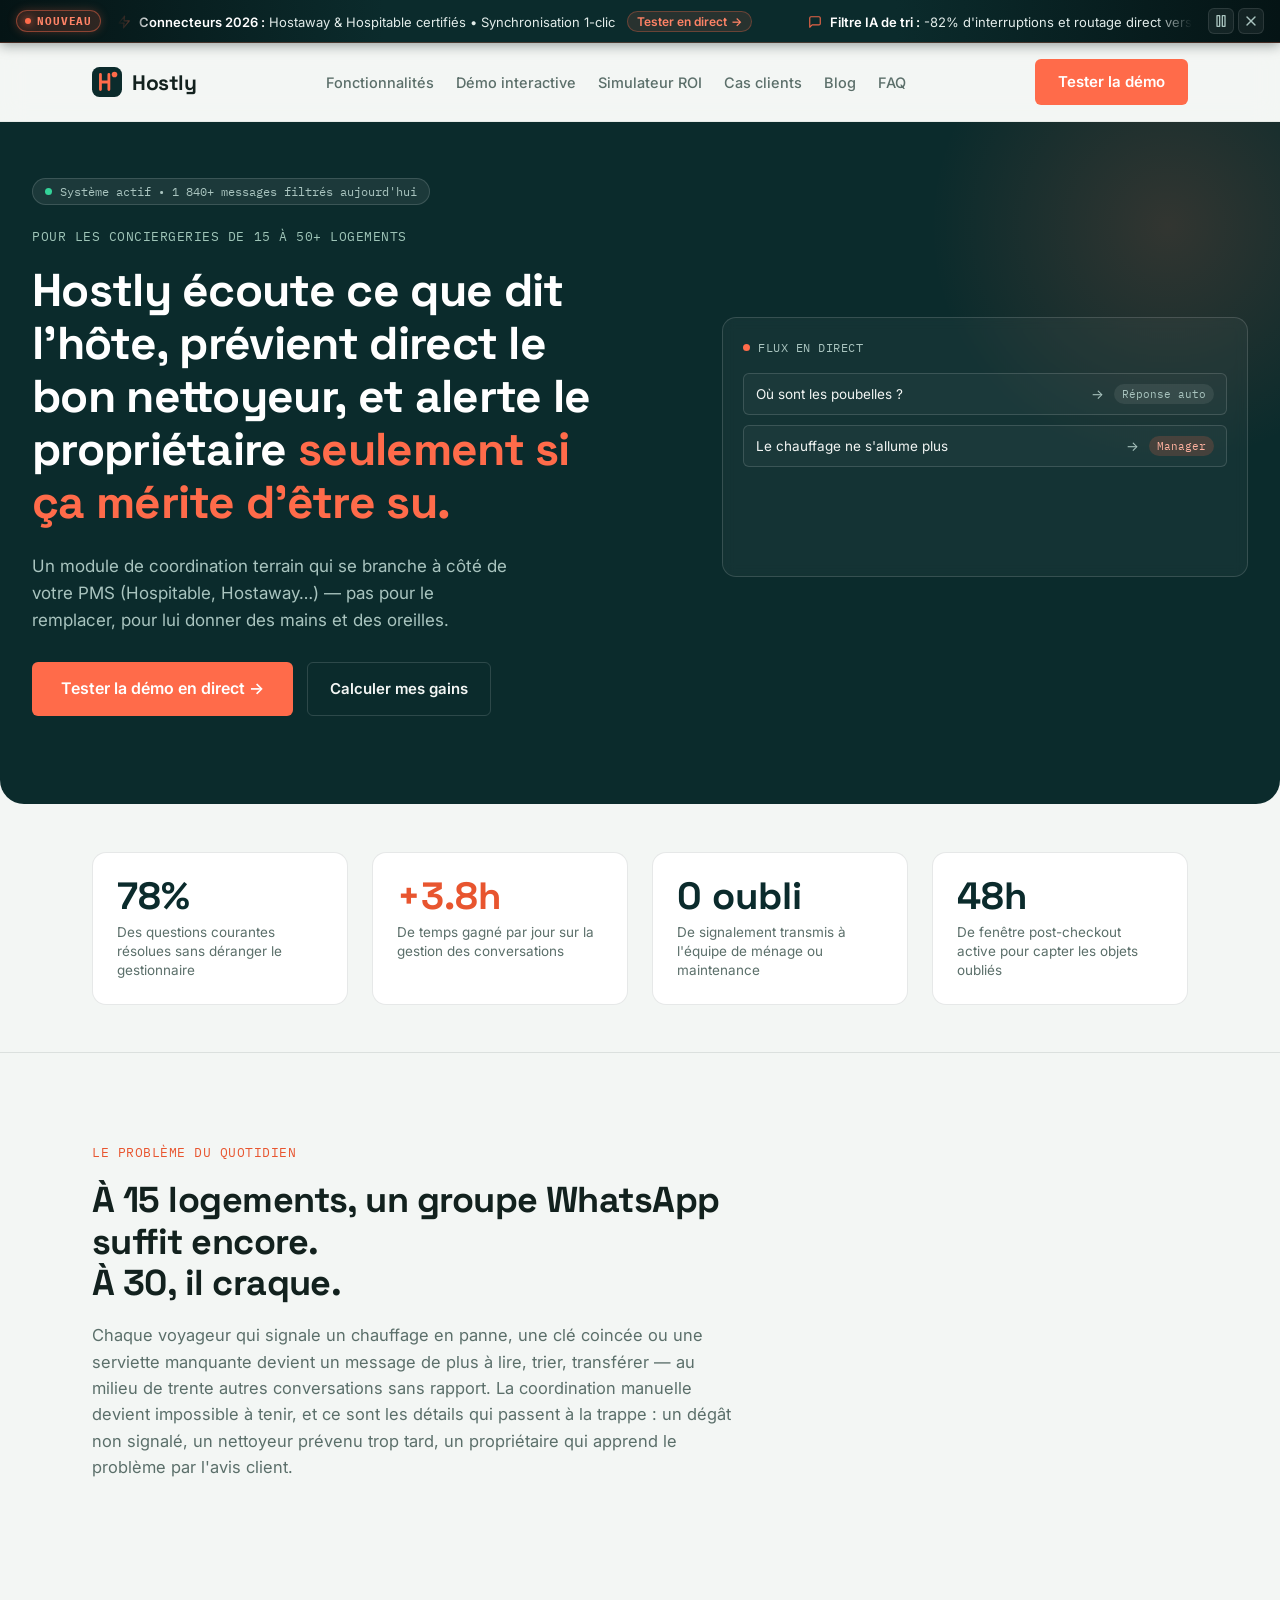
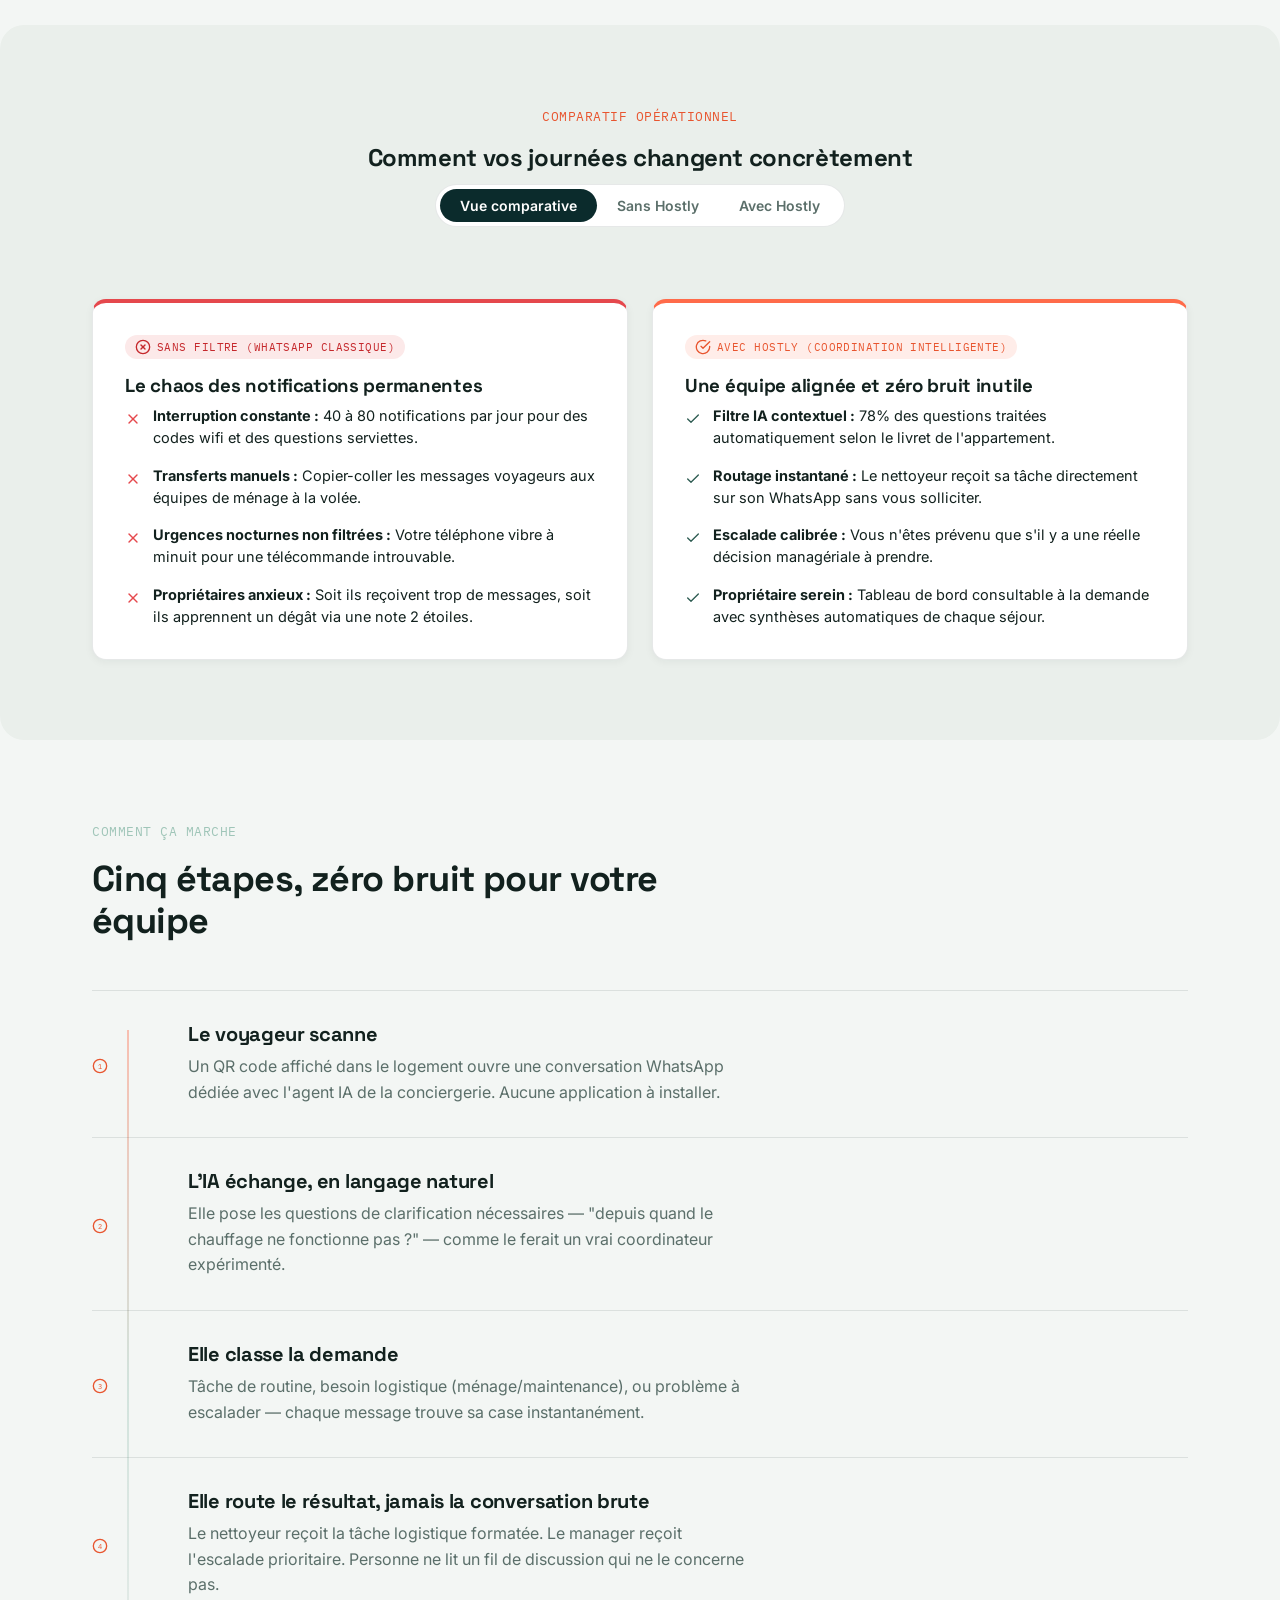
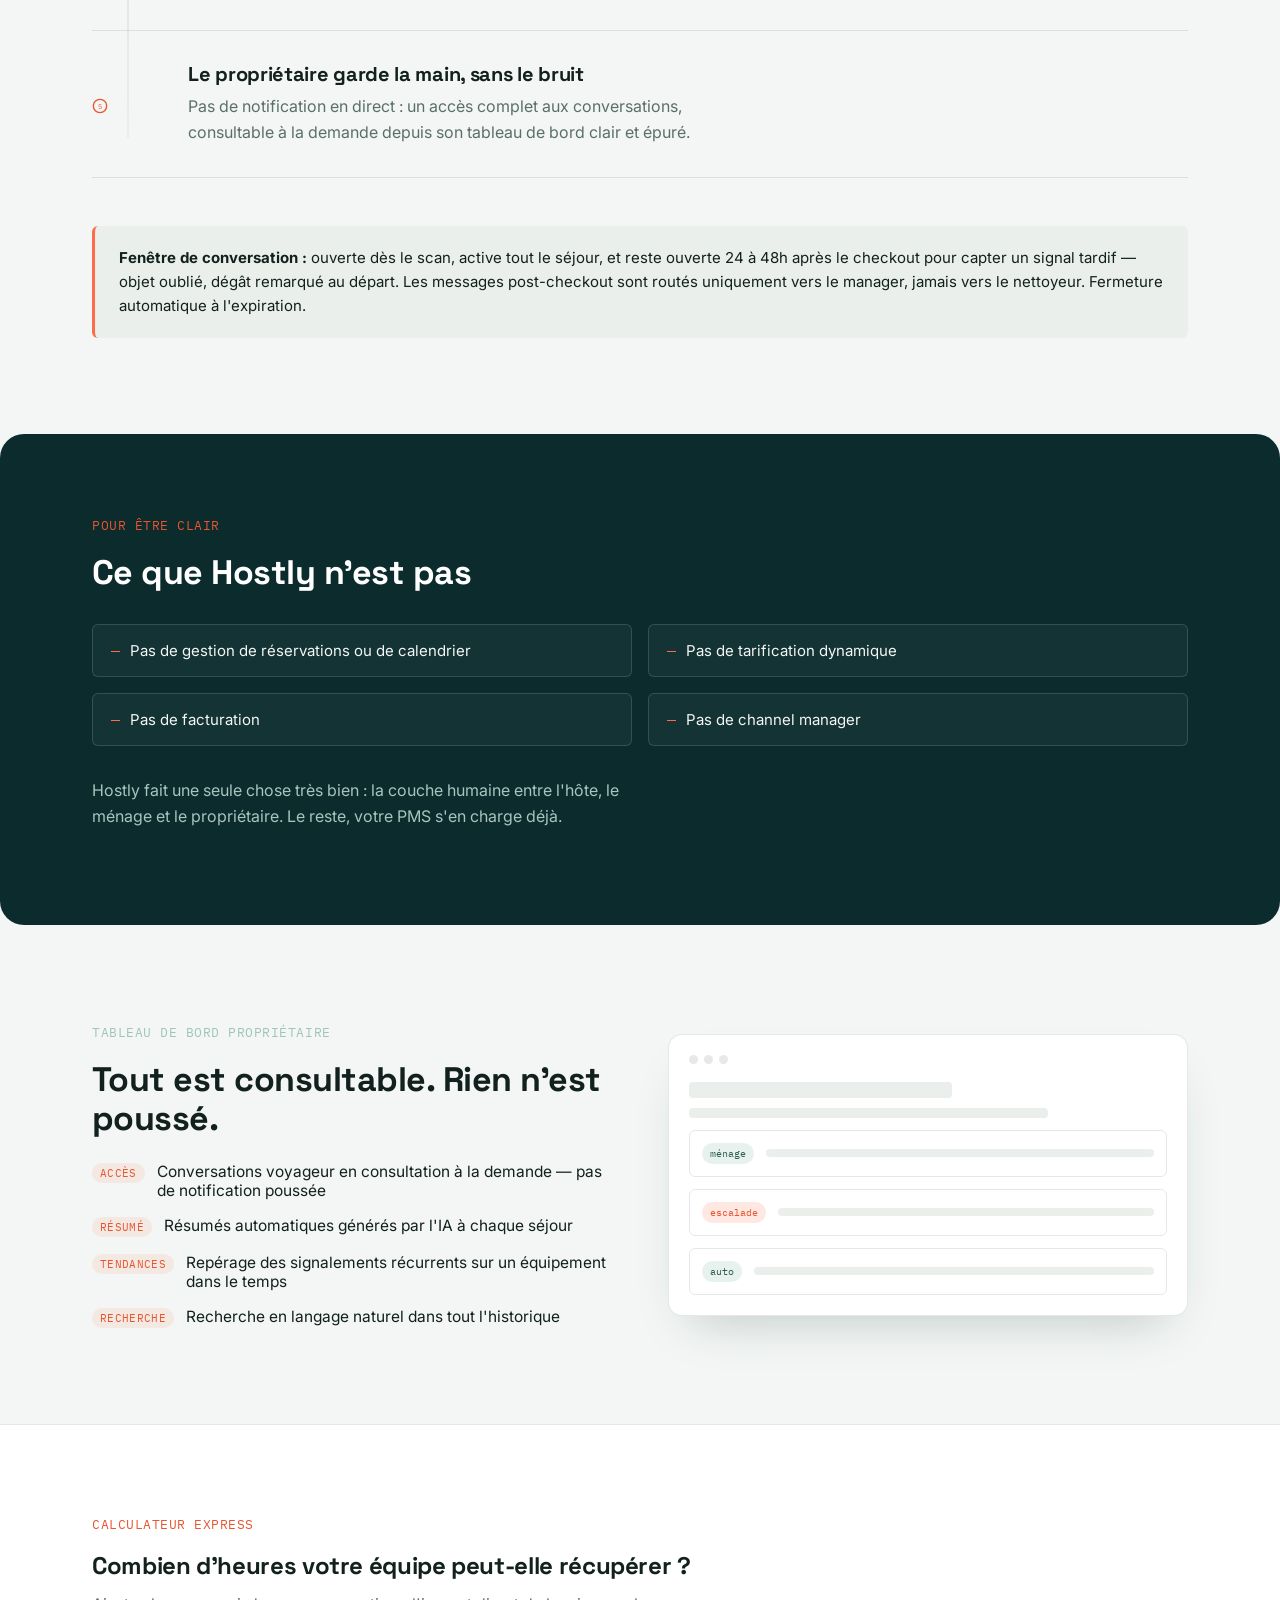
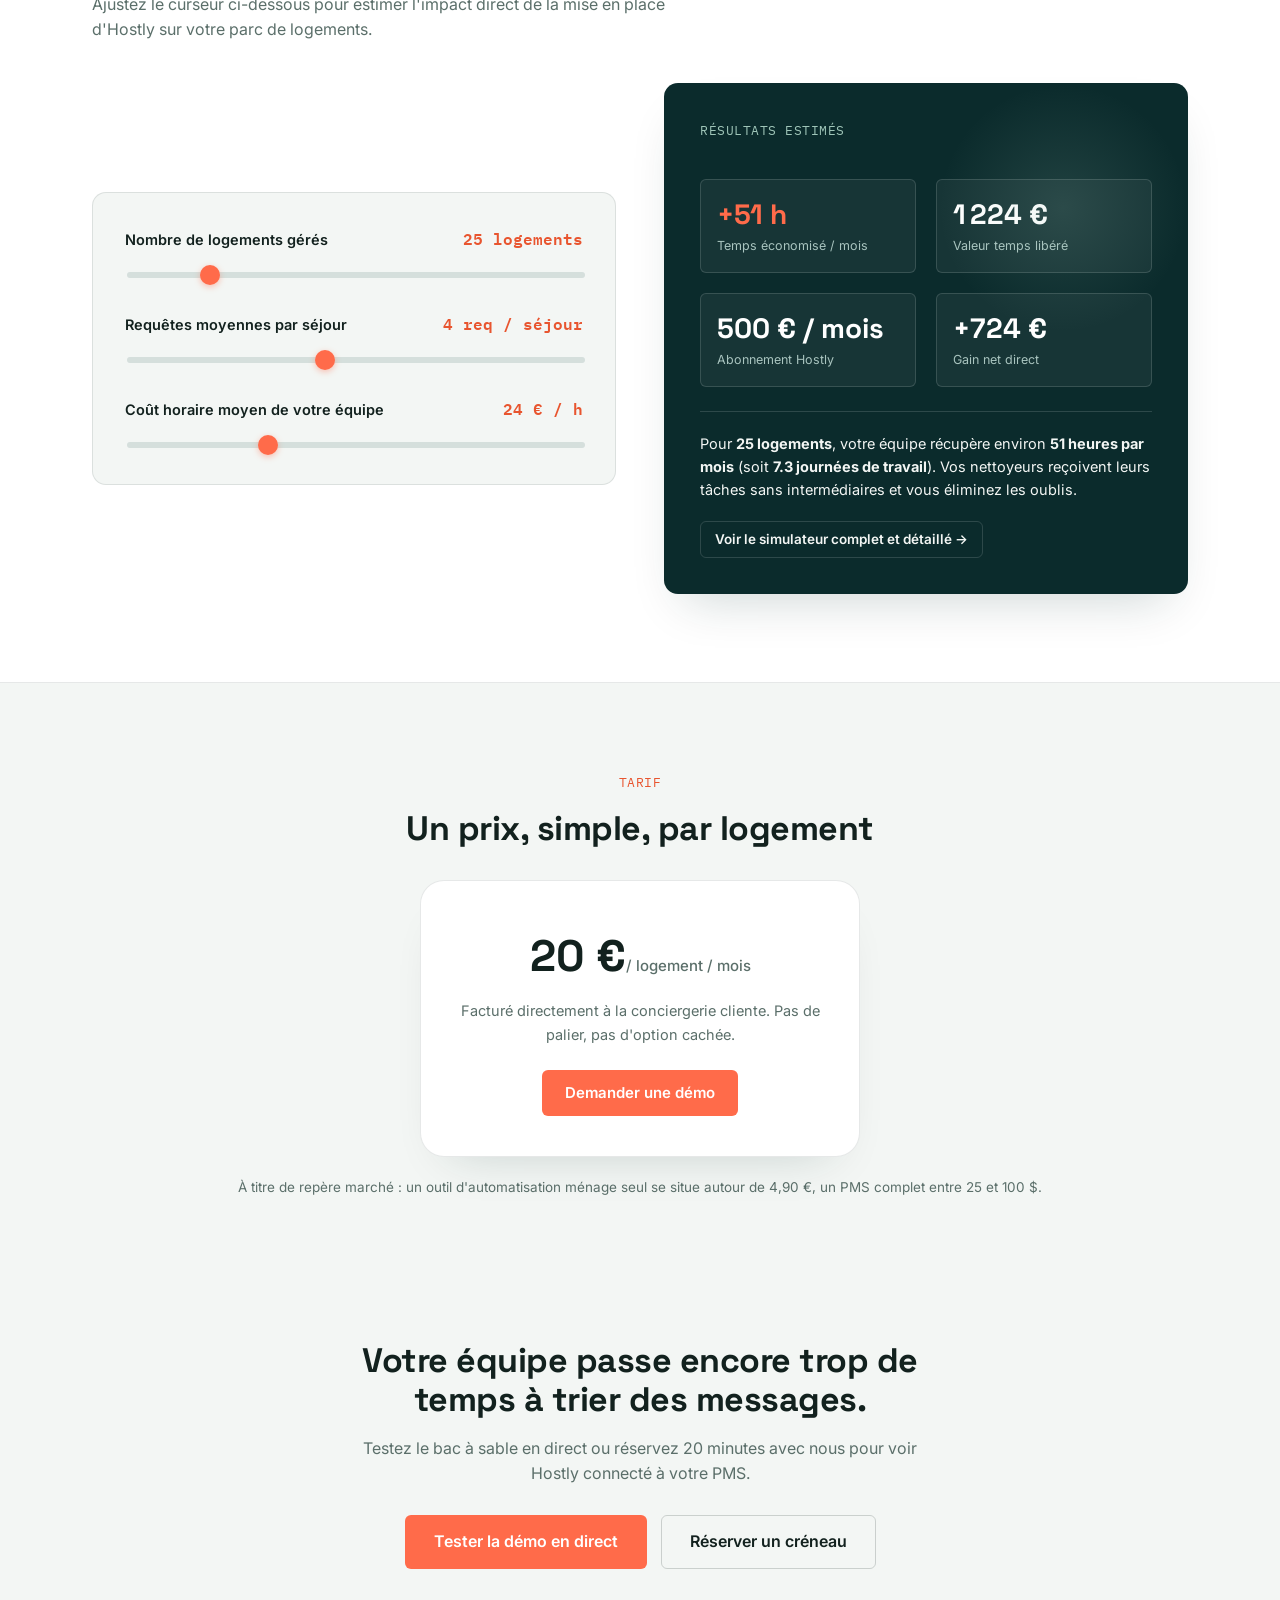
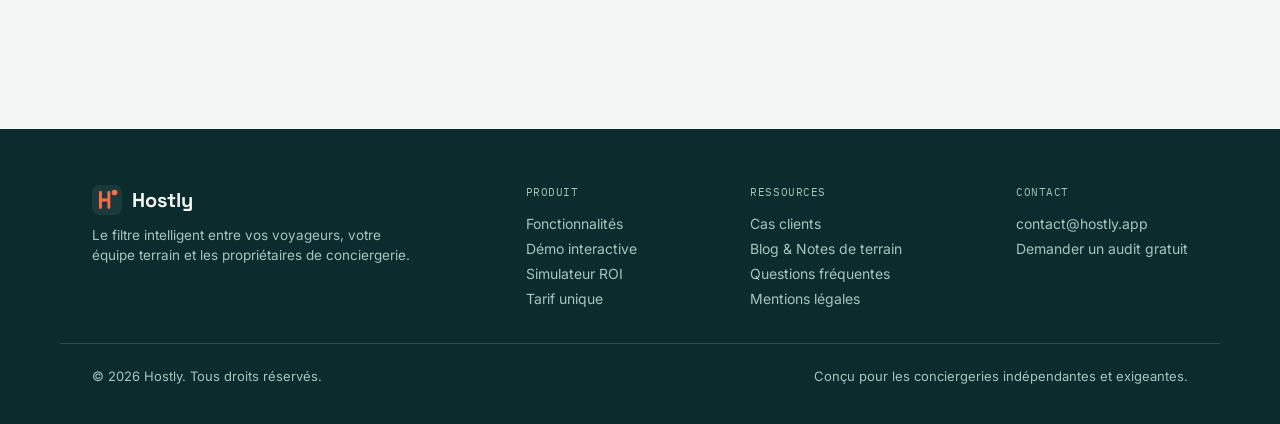
<file: index.html>
<!DOCTYPE html>
<html lang="fr">
<head>
<meta charset="UTF-8">
<meta name="viewport" content="width=device-width, initial-scale=1.0">
<title>Hostly — Le filtre intelligent entre vos voyageurs et votre équipe</title>
<meta name="description" content="Hostly écoute ce que dit l'hôte, prévient direct le bon nettoyeur, et alerte le propriétaire seulement si ça mérite d'être su.">
<meta http-equiv="X-Content-Type-Options" content="nosniff">
<meta http-equiv="X-Frame-Options" content="SAMEORIGIN">
<meta name="referrer" content="strict-origin-when-cross-origin">
<link rel="icon" href="data:image/svg+xml,<svg xmlns=%22http://www.w3.org/2000/svg%22 viewBox=%220 0 32 32%22><rect width=%2232%22 height=%2232%22 rx=%228%22 fill=%22%230B2B2C%22/><path d=%22M9 8v16M9 16h9M18 8v16%22 stroke=%22%23FF6B4A%22 stroke-width=%223%22 stroke-linecap=%22round%22/><circle cx=%2224%22 cy=%228%22 r=%223%22 fill=%22%23FF6B4A%22/></svg>">
<link rel="preconnect" href="https://fonts.googleapis.com">
<link rel="preconnect" href="https://fonts.gstatic.com" crossorigin>
<link href="https://fonts.googleapis.com/css2?family=Space+Grotesk:wght@500;600;700&family=Inter:wght@400;500;600&family=IBM+Plex+Mono:wght@400;500&display=swap" rel="stylesheet">
<link rel="stylesheet" href="css/styles.css">
</head>
<body>

<div class="noise-overlay" aria-hidden="true"></div>

<!-- TOP ANNOUNCEMENT TICKER -->
<div class="announcement-ticker" id="announcementTicker">
  <div class="ticker-badge-wrap">
    <span class="ticker-badge">
      <span class="ticker-dot"></span>
      <span>NOUVEAU</span>
    </span>
  </div>

  <div class="ticker-track-container" id="tickerTrackContainer">
    <div class="ticker-track">
      <div class="ticker-item">
        <svg class="ticker-svg" viewBox="0 0 24 24"><polygon points="13 2 3 14 12 14 11 22 21 10 12 10 13 2"/></svg>
        <span class="ticker-text"><strong>Connecteurs 2026 :</strong> Hostaway & Hospitable certifiés • Synchronisation 1-clic</span>
        <a href="demo.html" class="ticker-link">Tester en direct <span class="ticker-arrow">→</span></a>
      </div>
      <div class="ticker-item">
        <svg class="ticker-svg" viewBox="0 0 24 24"><path d="M21 15a2 2 0 0 1-2 2H7l-4 4V5a2 2 0 0 1 2-2h14a2 2 0 0 1 2 2z"/></svg>
        <span class="ticker-text"><strong>Filtre IA de tri :</strong> -82% d'interruptions et routage direct vers le bon prestataire</span>
        <a href="fonctionnalites.html" class="ticker-link">Découvrir <span class="ticker-arrow">→</span></a>
      </div>
      <div class="ticker-item">
        <svg class="ticker-svg" viewBox="0 0 24 24"><rect x="5" y="2" width="14" height="20" rx="2" ry="2"/><line x1="12" y1="18" x2="12.01" y2="18"/></svg>
        <span class="ticker-text"><strong>Expérience Voyageur :</strong> QR Code WhatsApp sans aucune application à installer</span>
        <a href="demo.html" class="ticker-link">Voir la démo <span class="ticker-arrow">→</span></a>
      </div>
      <div class="ticker-item">
        <svg class="ticker-svg" viewBox="0 0 24 24"><path d="M12 22s8-4 8-10V5l-8-3-8 3v7c0 6 8 10 8 10z"/></svg>
        <span class="ticker-text"><strong>Sécurité post-checkout :</strong> Fenêtre active +48h pour capter les objets oubliés</span>
        <a href="cas-clients.html" class="ticker-link">Cas clients <span class="ticker-arrow">→</span></a>
      </div>
      <div class="ticker-item">
        <svg class="ticker-svg" viewBox="0 0 24 24"><line x1="18" y1="20" x2="18" y2="10"/><line x1="12" y1="20" x2="12" y2="4"/><line x1="6" y1="20" x2="6" y2="14"/></svg>
        <span class="ticker-text"><strong>Rentabilité :</strong> Calculez vos heures économisées avec notre simulateur</span>
        <a href="simulateur.html" class="ticker-link">Calculer mon ROI <span class="ticker-arrow">→</span></a>
      </div>
      <!-- Doublon pour boucle infinie fluide -->
      <div class="ticker-item" aria-hidden="true">
        <svg class="ticker-svg" viewBox="0 0 24 24"><polygon points="13 2 3 14 12 14 11 22 21 10 12 10 13 2"/></svg>
        <span class="ticker-text"><strong>Connecteurs 2026 :</strong> Hostaway & Hospitable certifiés • Synchronisation 1-clic</span>
        <a href="demo.html" class="ticker-link">Tester en direct <span class="ticker-arrow">→</span></a>
      </div>
      <div class="ticker-item" aria-hidden="true">
        <svg class="ticker-svg" viewBox="0 0 24 24"><path d="M21 15a2 2 0 0 1-2 2H7l-4 4V5a2 2 0 0 1 2-2h14a2 2 0 0 1 2 2z"/></svg>
        <span class="ticker-text"><strong>Filtre IA de tri :</strong> -82% d'interruptions et routage direct vers le bon prestataire</span>
        <a href="fonctionnalites.html" class="ticker-link">Découvrir <span class="ticker-arrow">→</span></a>
      </div>
      <div class="ticker-item" aria-hidden="true">
        <svg class="ticker-svg" viewBox="0 0 24 24"><rect x="5" y="2" width="14" height="20" rx="2" ry="2"/><line x1="12" y1="18" x2="12.01" y2="18"/></svg>
        <span class="ticker-text"><strong>Expérience Voyageur :</strong> QR Code WhatsApp sans aucune application à installer</span>
        <a href="demo.html" class="ticker-link">Voir la démo <span class="ticker-arrow">→</span></a>
      </div>
      <div class="ticker-item" aria-hidden="true">
        <svg class="ticker-svg" viewBox="0 0 24 24"><path d="M12 22s8-4 8-10V5l-8-3-8 3v7c0 6 8 10 8 10z"/></svg>
        <span class="ticker-text"><strong>Sécurité post-checkout :</strong> Fenêtre active +48h pour capter les objets oubliés</span>
        <a href="cas-clients.html" class="ticker-link">Cas clients <span class="ticker-arrow">→</span></a>
      </div>
      <div class="ticker-item" aria-hidden="true">
        <svg class="ticker-svg" viewBox="0 0 24 24"><line x1="18" y1="20" x2="18" y2="10"/><line x1="12" y1="20" x2="12" y2="4"/><line x1="6" y1="20" x2="6" y2="14"/></svg>
        <span class="ticker-text"><strong>Rentabilité :</strong> Calculez vos heures économisées avec notre simulateur</span>
        <a href="simulateur.html" class="ticker-link">Calculer mon ROI <span class="ticker-arrow">→</span></a>
      </div>
    </div>
  </div>

  <div class="ticker-actions">
    <button class="ticker-pause-btn" aria-label="Mettre en pause le ticker" title="Pause / Reprendre">
      <svg class="icon-svg icon-sm ticker-pause-icon" viewBox="0 0 24 24"><rect x="6" y="4" width="4" height="16"/><rect x="14" y="4" width="4" height="16"/></svg>
      <svg class="icon-svg icon-sm ticker-play-icon" viewBox="0 0 24 24" style="display: none;"><polygon points="5 3 19 12 5 21 5 3"/></svg>
    </button>
    <button class="announcement-close" aria-label="Fermer la bannière" title="Fermer">
      <svg class="icon-svg icon-sm" viewBox="0 0 24 24"><line x1="18" y1="6" x2="6" y2="18"/><line x1="6" y1="6" x2="18" y2="18"/></svg>
    </button>
  </div>
</div>

<!-- HEADER NAVIGATION -->
<div class="header-wrapper">
  <header class="nav">
    <a href="index.html" class="logo" aria-label="Hostly — accueil">
      <svg viewBox="0 0 32 32" class="logo-mark" aria-hidden="true">
        <rect width="32" height="32" rx="8" fill="var(--ink)"/>
        <path d="M9 8v16M9 16h9M18 8v16" stroke="var(--coral)" stroke-width="3" stroke-linecap="round"/>
        <circle cx="24" cy="8" r="3" fill="var(--coral)"/>
      </svg>
      <span>Hostly</span>
    </a>
    <nav class="nav-links">
      <a href="fonctionnalites.html">Fonctionnalités</a>
      <a href="demo.html">Démo interactive</a>
      <a href="simulateur.html">Simulateur ROI</a>
      <a href="cas-clients.html">Cas clients</a>
      <a href="blog.html">Blog</a>
      <a href="faq.html">FAQ</a>
    </nav>
    <div class="nav-actions">
      <a href="demo.html" class="btn btn-primary btn-nav">Tester la démo</a>
      <button class="nav-toggle" id="navToggle" aria-label="Ouvrir le menu" aria-expanded="false">
        <span class="nav-toggle-icon">
          <span></span>
          <span></span>
          <span></span>
        </span>
      </button>
    </div>
  </header>
</div>

<!-- MENU MOBILE DRAWER -->
<div class="mobile-drawer" id="mobileDrawer">
  <a href="index.html" class="active">Accueil</a>
  <a href="fonctionnalites.html">Fonctionnalités</a>
  <a href="demo.html">Démo interactive</a>
  <a href="simulateur.html">Simulateur de ROI</a>
  <a href="cas-clients.html">Cas clients</a>
  <a href="blog.html">Blog</a>
  <a href="faq.html">FAQ</a>
  <a href="contact.html" class="btn btn-primary" style="margin-top: 10px;">Demander une démo 1-to-1</a>
</div>

<main>

  <!-- HERO -->
  <section class="hero glow-card">
    <div class="hero-content">
      <div class="live-status-bar">
        <span class="live-dot"></span>
        <span>Système actif • 1 840+ messages filtrés aujourd'hui</span>
      </div>
      <p class="eyebrow">Pour les conciergeries de 15 à 50+ logements</p>
      <h1>Hostly écoute ce que dit l'hôte, prévient direct le bon nettoyeur, et alerte le propriétaire <em>seulement si ça mérite d'être su.</em></h1>
      <p class="hero-sub">Un module de coordination terrain qui se branche à côté de votre PMS (Hospitable, Hostaway…) — pas pour le remplacer, pour lui donner des mains et des oreilles.</p>
      <div class="hero-actions">
        <a href="demo.html" class="btn btn-primary btn-lg">Tester la démo en direct →</a>
        <a href="simulateur.html" class="btn btn-ghost">Calculer mes gains</a>
      </div>
    </div>

    <div class="hero-visual" aria-hidden="true">
      <div class="flux-log" id="fluxLog">
        <p class="flux-log-title"><span class="dot"></span>Flux en direct</p>
        <div class="flux-rows" id="fluxRows"></div>
      </div>
    </div>
  </section>

  <!-- STATS BAR (ANIMATED COUNT-UP) -->
  <section class="stats-section">
    <div class="section-inner">
      <div class="stats-grid">
        <div class="stat-card tilt-card">
          <div class="stat-num" data-counter="78" data-suffix="%">0%</div>
          <p class="stat-label">Des questions courantes résolues sans déranger le gestionnaire</p>
        </div>
        <div class="stat-card tilt-card">
          <div class="stat-num stat-num-accent" data-counter="3.8" data-prefix="+" data-suffix="h" data-decimals="1">+0h</div>
          <p class="stat-label">De temps gagné par jour sur la gestion des conversations</p>
        </div>
        <div class="stat-card tilt-card">
          <div class="stat-num" data-counter="0" data-suffix=" oubli">0 oubli</div>
          <p class="stat-label">De signalement transmis à l'équipe de ménage ou maintenance</p>
        </div>
        <div class="stat-card tilt-card">
          <div class="stat-num" data-counter="48" data-suffix="h">0h</div>
          <p class="stat-label">De fenêtre post-checkout active pour capter les objets oubliés</p>
        </div>
      </div>
    </div>
  </section>

  <!-- PROBLEM -->
  <section class="problem">
    <div class="section-inner">
      <p class="eyebrow eyebrow-dark">Le problème du quotidien</p>
      <h2>À 15 logements, un groupe WhatsApp suffit encore.<br>À 30, il craque.</h2>
      <p class="problem-copy">Chaque voyageur qui signale un chauffage en panne, une clé coincée ou une serviette manquante devient un message de plus à lire, trier, transférer — au milieu de trente autres conversations sans rapport. La coordination manuelle devient impossible à tenir, et ce sont les détails qui passent à la trappe : un dégât non signalé, un nettoyeur prévenu trop tard, un propriétaire qui apprend le problème par l'avis client.</p>
    </div>
  </section>

  <!-- COMPARATEUR INTERACTIF AVANT / APRES -->
  <section class="compare-section">
    <div class="section-inner">
      <div class="compare-header">
        <p class="eyebrow eyebrow-dark">Comparatif Opérationnel</p>
        <h2>Comment vos journées changent concrètement</h2>
        <div class="compare-toggle-box">
          <button class="compare-tab-btn active" data-view="all">Vue comparative</button>
          <button class="compare-tab-btn" data-view="chaos">Sans Hostly</button>
          <button class="compare-tab-btn" data-view="serenity">Avec Hostly</button>
        </div>
      </div>

      <div class="compare-grid">
        <!-- Carte Sans Hostly -->
        <div class="compare-card compare-card-chaos" data-compare="chaos">
          <span class="compare-card-badge badge-chaos">
            <svg class="icon-svg icon-sm" viewBox="0 0 24 24"><circle cx="12" cy="12" r="10"/><line x1="15" y1="9" x2="9" y2="15"/><line x1="9" y1="9" x2="15" y2="15"/></svg>
            <span>Sans filtre (WhatsApp classique)</span>
          </span>
          <h3>Le chaos des notifications permanentes</h3>
          <ul class="compare-list">
            <li>
              <span class="compare-icon-bad">
                <svg class="icon-svg icon-sm" viewBox="0 0 24 24"><line x1="18" y1="6" x2="6" y2="18"/><line x1="6" y1="6" x2="18" y2="18"/></svg>
              </span>
              <span><strong>Interruption constante :</strong> 40 à 80 notifications par jour pour des codes wifi et des questions serviettes.</span>
            </li>
            <li>
              <span class="compare-icon-bad">
                <svg class="icon-svg icon-sm" viewBox="0 0 24 24"><line x1="18" y1="6" x2="6" y2="18"/><line x1="6" y1="6" x2="18" y2="18"/></svg>
              </span>
              <span><strong>Transferts manuels :</strong> Copier-coller les messages voyageurs aux équipes de ménage à la volée.</span>
            </li>
            <li>
              <span class="compare-icon-bad">
                <svg class="icon-svg icon-sm" viewBox="0 0 24 24"><line x1="18" y1="6" x2="6" y2="18"/><line x1="6" y1="6" x2="18" y2="18"/></svg>
              </span>
              <span><strong>Urgences nocturnes non filtrées :</strong> Votre téléphone vibre à minuit pour une télécommande introuvable.</span>
            </li>
            <li>
              <span class="compare-icon-bad">
                <svg class="icon-svg icon-sm" viewBox="0 0 24 24"><line x1="18" y1="6" x2="6" y2="18"/><line x1="6" y1="6" x2="18" y2="18"/></svg>
              </span>
              <span><strong>Propriétaires anxieux :</strong> Soit ils reçoivent trop de messages, soit ils apprennent un dégât via une note 2 étoiles.</span>
            </li>
          </ul>
        </div>

        <!-- Carte Avec Hostly -->
        <div class="compare-card compare-card-serenity" data-compare="serenity">
          <span class="compare-card-badge badge-serenity">
            <svg class="icon-svg icon-sm" viewBox="0 0 24 24"><path d="M22 11.08V12a10 10 0 1 1-5.93-9.14"/><polyline points="22 4 12 14.01 9 11.01"/></svg>
            <span>Avec Hostly (Coordination Intelligente)</span>
          </span>
          <h3>Une équipe alignée et zéro bruit inutile</h3>
          <ul class="compare-list">
            <li>
              <span class="compare-icon-good">
                <svg class="icon-svg icon-sm" viewBox="0 0 24 24"><polyline points="20 6 9 17 4 12"/></svg>
              </span>
              <span><strong>Filtre IA contextuel :</strong> 78% des questions traitées automatiquement selon le livret de l'appartement.</span>
            </li>
            <li>
              <span class="compare-icon-good">
                <svg class="icon-svg icon-sm" viewBox="0 0 24 24"><polyline points="20 6 9 17 4 12"/></svg>
              </span>
              <span><strong>Routage instantané :</strong> Le nettoyeur reçoit sa tâche directement sur son WhatsApp sans vous solliciter.</span>
            </li>
            <li>
              <span class="compare-icon-good">
                <svg class="icon-svg icon-sm" viewBox="0 0 24 24"><polyline points="20 6 9 17 4 12"/></svg>
              </span>
              <span><strong>Escalade calibrée :</strong> Vous n'êtes prévenu que s'il y a une réelle décision managériale à prendre.</span>
            </li>
            <li>
              <span class="compare-icon-good">
                <svg class="icon-svg icon-sm" viewBox="0 0 24 24"><polyline points="20 6 9 17 4 12"/></svg>
              </span>
              <span><strong>Propriétaire serein :</strong> Tableau de bord consultable à la demande avec synthèses automatiques de chaque séjour.</span>
            </li>
          </ul>
        </div>
      </div>
    </div>
  </section>

  <!-- COMMENT CA MARCHE -->
  <section class="how" id="comment-ca-marche">
    <div class="section-inner">
      <p class="eyebrow">Comment ça marche</p>
      <h2>Cinq étapes, zéro bruit pour votre équipe</h2>

      <div class="steps-pipeline-wrap">
        <ol class="steps">
          <li class="step" data-step="01">
            <span class="step-num">
              <svg class="icon-svg icon-sm" viewBox="0 0 24 24"><circle cx="12" cy="12" r="10"/><text x="12" y="16" text-anchor="middle" font-size="10" font-family="var(--font-mono)" fill="currentColor" stroke="none">1</text></svg>
            </span>
            <div class="step-body">
              <h3>Le voyageur scanne</h3>
              <p>Un QR code affiché dans le logement ouvre une conversation WhatsApp dédiée avec l'agent IA de la conciergerie. Aucune application à installer.</p>
            </div>
          </li>
          <li class="step" data-step="02">
            <span class="step-num">
              <svg class="icon-svg icon-sm" viewBox="0 0 24 24"><circle cx="12" cy="12" r="10"/><text x="12" y="16" text-anchor="middle" font-size="10" font-family="var(--font-mono)" fill="currentColor" stroke="none">2</text></svg>
            </span>
            <div class="step-body">
              <h3>L'IA échange, en langage naturel</h3>
              <p>Elle pose les questions de clarification nécessaires — "depuis quand le chauffage ne fonctionne pas ?" — comme le ferait un vrai coordinateur expérimenté.</p>
            </div>
          </li>
          <li class="step" data-step="03">
            <span class="step-num">
              <svg class="icon-svg icon-sm" viewBox="0 0 24 24"><circle cx="12" cy="12" r="10"/><text x="12" y="16" text-anchor="middle" font-size="10" font-family="var(--font-mono)" fill="currentColor" stroke="none">3</text></svg>
            </span>
            <div class="step-body">
              <h3>Elle classe la demande</h3>
              <p>Tâche de routine, besoin logistique (ménage/maintenance), ou problème à escalader — chaque message trouve sa case instantanément.</p>
            </div>
          </li>
          <li class="step" data-step="04">
            <span class="step-num">
              <svg class="icon-svg icon-sm" viewBox="0 0 24 24"><circle cx="12" cy="12" r="10"/><text x="12" y="16" text-anchor="middle" font-size="10" font-family="var(--font-mono)" fill="currentColor" stroke="none">4</text></svg>
            </span>
            <div class="step-body">
              <h3>Elle route le résultat, jamais la conversation brute</h3>
              <p>Le nettoyeur reçoit la tâche logistique formatée. Le manager reçoit l'escalade prioritaire. Personne ne lit un fil de discussion qui ne le concerne pas.</p>
            </div>
          </li>
          <li class="step" data-step="05">
            <span class="step-num">
              <svg class="icon-svg icon-sm" viewBox="0 0 24 24"><circle cx="12" cy="12" r="10"/><text x="12" y="16" text-anchor="middle" font-size="10" font-family="var(--font-mono)" fill="currentColor" stroke="none">5</text></svg>
            </span>
            <div class="step-body">
              <h3>Le propriétaire garde la main, sans le bruit</h3>
              <p>Pas de notification en direct : un accès complet aux conversations, consultable à la demande depuis son tableau de bord clair et épuré.</p>
            </div>
          </li>
        </ol>
      </div>

      <div class="window-note">
        <p><strong>Fenêtre de conversation :</strong> ouverte dès le scan, active tout le séjour, et reste ouverte 24 à 48h après le checkout pour capter un signal tardif — objet oublié, dégât remarqué au départ. Les messages post-checkout sont routés uniquement vers le manager, jamais vers le nettoyeur. Fermeture automatique à l'expiration.</p>
      </div>
    </div>
  </section>

  <!-- CE QUE HOSTLY N'EST PAS -->
  <section class="not glow-card">
    <div class="section-inner">
      <p class="eyebrow eyebrow-dark">Pour être clair</p>
      <h2>Ce que Hostly n'est pas</h2>
      <div class="not-grid">
        <div class="not-item"><span>—</span>Pas de gestion de réservations ou de calendrier</div>
        <div class="not-item"><span>—</span>Pas de tarification dynamique</div>
        <div class="not-item"><span>—</span>Pas de facturation</div>
        <div class="not-item"><span>—</span>Pas de channel manager</div>
      </div>
      <p class="not-footer">Hostly fait une seule chose très bien : la couche humaine entre l'hôte, le ménage et le propriétaire. Le reste, votre PMS s'en charge déjà.</p>
    </div>
  </section>

  <!-- DASHBOARD -->
  <section class="dashboard" id="dashboard">
    <div class="section-inner dashboard-grid">
      <div class="dashboard-copy">
        <p class="eyebrow">Tableau de bord propriétaire</p>
        <h2>Tout est consultable. Rien n'est poussé.</h2>
        <ul class="feature-list">
          <li><span class="mono-tag">accès</span> Conversations voyageur en consultation à la demande — pas de notification poussée</li>
          <li><span class="mono-tag">résumé</span> Résumés automatiques générés par l'IA à chaque séjour</li>
          <li><span class="mono-tag">tendances</span> Repérage des signalements récurrents sur un équipement dans le temps</li>
          <li><span class="mono-tag">recherche</span> Recherche en langage naturel dans tout l'historique</li>
        </ul>
      </div>
      <div class="dashboard-visual" aria-hidden="true">
        <div class="mock-window">
          <div class="mock-topbar"><span></span><span></span><span></span></div>
          <div class="mock-line mock-line-title"></div>
          <div class="mock-line mock-line-sub"></div>
          <div class="mock-card"><div class="mock-badge">ménage</div><div class="mock-line mock-line-sm"></div></div>
          <div class="mock-card"><div class="mock-badge mock-badge-alert">escalade</div><div class="mock-line mock-line-sm"></div></div>
          <div class="mock-card"><div class="mock-badge">auto</div><div class="mock-line mock-line-sm"></div></div>
        </div>
      </div>
    </div>
  </section>

  <!-- MINI SIMULATEUR SUR LA HOME -->
  <section class="sim-section">
    <div class="section-inner">
      <p class="eyebrow eyebrow-dark">Calculateur express</p>
      <h2>Combien d'heures votre équipe peut-elle récupérer ?</h2>
      <p style="color: var(--muted); max-width: 600px;">Ajustez le curseur ci-dessous pour estimer l'impact direct de la mise en place d'Hostly sur votre parc de logements.</p>

      <div class="sim-grid">
        <div class="slider-control-card">
          <div class="slider-item">
            <div class="slider-label-row">
              <span class="slider-label">Nombre de logements gérés</span>
              <span class="slider-val-badge" id="simUnitsVal">25 logements</span>
            </div>
            <input type="range" min="10" max="100" value="25" class="custom-range" id="simUnits">
          </div>

          <div class="slider-item">
            <div class="slider-label-row">
              <span class="slider-label">Requêtes moyennes par séjour</span>
              <span class="slider-val-badge" id="simIncidentsVal">4 req / séjour</span>
            </div>
            <input type="range" min="1" max="8" value="4" class="custom-range" id="simIncidents">
          </div>

          <div class="slider-item">
            <div class="slider-label-row">
              <span class="slider-label">Coût horaire moyen de votre équipe</span>
              <span class="slider-val-badge" id="simHourlyCostVal">24 € / h</span>
            </div>
            <input type="range" min="15" max="45" value="24" class="custom-range" id="simHourlyCost">
          </div>
        </div>

        <div class="sim-results-card glow-card">
          <span class="eyebrow" style="color: var(--sage);">Résultats estimés</span>
          <div class="sim-kpi-grid">
            <div class="sim-kpi-item">
              <div class="sim-kpi-val sim-kpi-val-coral" id="resHoursSaved">+26 h</div>
              <p class="sim-kpi-lbl">Temps économisé / mois</p>
            </div>
            <div class="sim-kpi-item">
              <div class="sim-kpi-val" id="resLaborValue">624 €</div>
              <p class="sim-kpi-lbl">Valeur temps libéré</p>
            </div>
            <div class="sim-kpi-item">
              <div class="sim-kpi-val" id="resCostHostly">500 € / mois</div>
              <p class="sim-kpi-lbl">Abonnement Hostly</p>
            </div>
            <div class="sim-kpi-item">
              <div class="sim-kpi-val" id="resNetGain">+124 €</div>
              <p class="sim-kpi-lbl">Gain net direct</p>
            </div>
          </div>
          <div class="sim-summary-box">
            <p id="resSummaryText">Pour 25 logements, votre équipe récupère environ 26 heures par mois.</p>
            <a href="simulateur.html" class="btn btn-ghost btn-sm">Voir le simulateur complet et détaillé →</a>
          </div>
        </div>
      </div>
    </div>
  </section>

  <!-- PRICING -->
  <section class="pricing" id="pricing">
    <div class="section-inner pricing-inner">
      <p class="eyebrow eyebrow-dark">Tarif</p>
      <h2>Un prix, simple, par logement</h2>
      <div class="price-card tilt-card">
        <p class="price-amount">20&nbsp;€<span>/ logement / mois</span></p>
        <p class="price-note">Facturé directement à la conciergerie cliente. Pas de palier, pas d'option cachée.</p>
        <a href="demo.html" class="btn btn-primary">Demander une démo</a>
      </div>
      <p class="price-context">À titre de repère marché : un outil d'automatisation ménage seul se situe autour de 4,90&nbsp;€, un PMS complet entre 25 et 100&nbsp;$.</p>
    </div>
  </section>

  <!-- CONTACT / CTA -->
  <section class="cta" id="contact">
    <div class="section-inner cta-inner">
      <h2>Votre équipe passe encore trop de temps à trier des messages.</h2>
      <p>Testez le bac à sable en direct ou réservez 20 minutes avec nous pour voir Hostly connecté à votre PMS.</p>
      <div style="display: flex; justify-content: center; gap: 14px; flex-wrap: wrap;">
        <a href="demo.html" class="btn btn-primary btn-lg">Tester la démo en direct</a>
        <a href="contact.html" class="btn btn-outline btn-lg">Réserver un créneau</a>
      </div>
    </div>
  </section>

</main>

<!-- FOOTER UNIFIÉ -->
<footer class="footer">
  <div class="section-inner footer-inner">
    <div>
      <div class="footer-brand">
        <svg viewBox="0 0 32 32" class="logo-mark" aria-hidden="true">
          <rect width="32" height="32" rx="8" fill="var(--paper)" fill-opacity="0.08"/>
          <path d="M9 8v16M9 16h9M18 8v16" stroke="var(--coral)" stroke-width="3" stroke-linecap="round"/>
          <circle cx="24" cy="8" r="3" fill="var(--coral)"/>
        </svg>
        <span>Hostly</span>
      </div>
      <p class="footer-desc">Le filtre intelligent entre vos voyageurs, votre équipe terrain et les propriétaires de conciergerie.</p>
    </div>

    <div class="footer-nav-col">
      <span class="footer-nav-title">Produit</span>
      <div class="footer-links">
        <a href="fonctionnalites.html">Fonctionnalités</a>
        <a href="demo.html">Démo interactive</a>
        <a href="simulateur.html">Simulateur ROI</a>
        <a href="index.html#pricing">Tarif unique</a>
      </div>
    </div>

    <div class="footer-nav-col">
      <span class="footer-nav-title">Ressources</span>
      <div class="footer-links">
        <a href="cas-clients.html">Cas clients</a>
        <a href="blog.html">Blog & Notes de terrain</a>
        <a href="faq.html">Questions fréquentes</a>
        <a href="mentions-legales.html">Mentions légales</a>
      </div>
    </div>

    <div class="footer-nav-col">
      <span class="footer-nav-title">Contact</span>
      <div class="footer-links">
        <a href="mailto:contact@hostly.app">contact@hostly.app</a>
        <a href="contact.html">Demander un audit gratuit</a>
      </div>
    </div>
  </div>

  <div class="footer-bottom">
    <span>© 2026 Hostly. Tous droits réservés.</span>
    <span>Conçu pour les conciergeries indépendantes et exigeantes.</span>
  </div>
</footer>

<script src="js/script.js"></script>
<script src="js/simulator.js"></script>
</body>
</html>
</file>
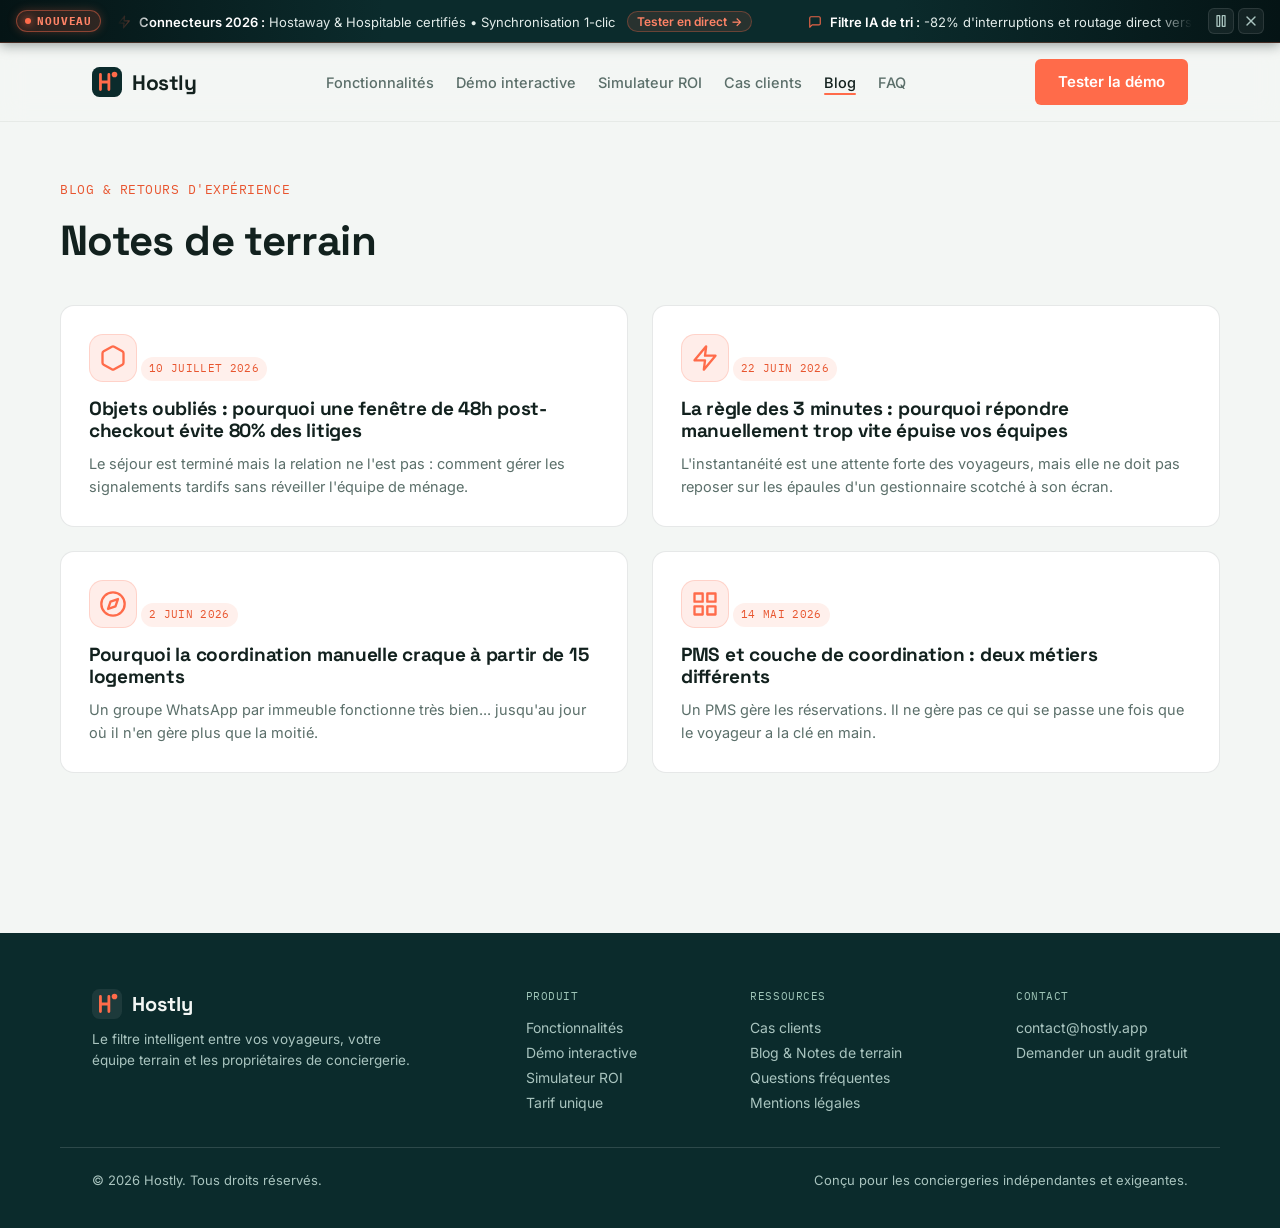
<file: blog.html>
<!DOCTYPE html>
<html lang="fr">
<head>
<meta charset="UTF-8">
<meta name="viewport" content="width=device-width, initial-scale=1.0">
<title>Blog — Hostly</title>
<meta name="description" content="Notes sur la coordination terrain, les conciergeries et l'automatisation de l'hospitalité.">
<meta http-equiv="X-Content-Type-Options" content="nosniff">
<meta http-equiv="X-Frame-Options" content="SAMEORIGIN">
<meta name="referrer" content="strict-origin-when-cross-origin">
<link rel="icon" href="data:image/svg+xml,<svg xmlns=%22http://www.w3.org/2000/svg%22 viewBox=%220 0 32 32%22><rect width=%2232%22 height=%2232%22 rx=%228%22 fill=%22%230B2B2C%22/><path d=%22M9 8v16M9 16h9M18 8v16%22 stroke=%22%23FF6B4A%22 stroke-width=%223%22 stroke-linecap=%22round%22/><circle cx=%2224%22 cy=%228%22 r=%223%22 fill=%22%23FF6B4A%22/></svg>">
<link rel="preconnect" href="https://fonts.googleapis.com">
<link rel="preconnect" href="https://fonts.gstatic.com" crossorigin>
<link href="https://fonts.googleapis.com/css2?family=Space+Grotesk:wght@500;600;700&family=Inter:wght@400;500;600&family=IBM+Plex+Mono:wght@400;500&display=swap" rel="stylesheet">
<link rel="stylesheet" href="css/styles.css">
</head>
<body>

<div class="noise-overlay" aria-hidden="true"></div>

<!-- TOP ANNOUNCEMENT TICKER -->
<div class="announcement-ticker" id="announcementTicker">
  <div class="ticker-badge-wrap">
    <span class="ticker-badge">
      <span class="ticker-dot"></span>
      <span>NOUVEAU</span>
    </span>
  </div>

  <div class="ticker-track-container" id="tickerTrackContainer">
    <div class="ticker-track">
      <div class="ticker-item">
        <svg class="ticker-svg" viewBox="0 0 24 24"><polygon points="13 2 3 14 12 14 11 22 21 10 12 10 13 2"/></svg>
        <span class="ticker-text"><strong>Connecteurs 2026 :</strong> Hostaway & Hospitable certifiés • Synchronisation 1-clic</span>
        <a href="demo.html" class="ticker-link">Tester en direct <span class="ticker-arrow">→</span></a>
      </div>
      <div class="ticker-item">
        <svg class="ticker-svg" viewBox="0 0 24 24"><path d="M21 15a2 2 0 0 1-2 2H7l-4 4V5a2 2 0 0 1 2-2h14a2 2 0 0 1 2 2z"/></svg>
        <span class="ticker-text"><strong>Filtre IA de tri :</strong> -82% d'interruptions et routage direct vers le bon prestataire</span>
        <a href="fonctionnalites.html" class="ticker-link">Découvrir <span class="ticker-arrow">→</span></a>
      </div>
      <div class="ticker-item">
        <svg class="ticker-svg" viewBox="0 0 24 24"><rect x="5" y="2" width="14" height="20" rx="2" ry="2"/><line x1="12" y1="18" x2="12.01" y2="18"/></svg>
        <span class="ticker-text"><strong>Expérience Voyageur :</strong> QR Code WhatsApp sans aucune application à installer</span>
        <a href="demo.html" class="ticker-link">Voir la démo <span class="ticker-arrow">→</span></a>
      </div>
      <div class="ticker-item">
        <svg class="ticker-svg" viewBox="0 0 24 24"><path d="M12 22s8-4 8-10V5l-8-3-8 3v7c0 6 8 10 8 10z"/></svg>
        <span class="ticker-text"><strong>Sécurité post-checkout :</strong> Fenêtre active +48h pour capter les objets oubliés</span>
        <a href="cas-clients.html" class="ticker-link">Cas clients <span class="ticker-arrow">→</span></a>
      </div>
      <div class="ticker-item">
        <svg class="ticker-svg" viewBox="0 0 24 24"><line x1="18" y1="20" x2="18" y2="10"/><line x1="12" y1="20" x2="12" y2="4"/><line x1="6" y1="20" x2="6" y2="14"/></svg>
        <span class="ticker-text"><strong>Rentabilité :</strong> Calculez vos heures économisées avec notre simulateur</span>
        <a href="simulateur.html" class="ticker-link">Calculer mon ROI <span class="ticker-arrow">→</span></a>
      </div>
      <!-- Doublon pour boucle infinie fluide -->
      <div class="ticker-item" aria-hidden="true">
        <svg class="ticker-svg" viewBox="0 0 24 24"><polygon points="13 2 3 14 12 14 11 22 21 10 12 10 13 2"/></svg>
        <span class="ticker-text"><strong>Connecteurs 2026 :</strong> Hostaway & Hospitable certifiés • Synchronisation 1-clic</span>
        <a href="demo.html" class="ticker-link">Tester en direct <span class="ticker-arrow">→</span></a>
      </div>
      <div class="ticker-item" aria-hidden="true">
        <svg class="ticker-svg" viewBox="0 0 24 24"><path d="M21 15a2 2 0 0 1-2 2H7l-4 4V5a2 2 0 0 1 2-2h14a2 2 0 0 1 2 2z"/></svg>
        <span class="ticker-text"><strong>Filtre IA de tri :</strong> -82% d'interruptions et routage direct vers le bon prestataire</span>
        <a href="fonctionnalites.html" class="ticker-link">Découvrir <span class="ticker-arrow">→</span></a>
      </div>
      <div class="ticker-item" aria-hidden="true">
        <svg class="ticker-svg" viewBox="0 0 24 24"><rect x="5" y="2" width="14" height="20" rx="2" ry="2"/><line x1="12" y1="18" x2="12.01" y2="18"/></svg>
        <span class="ticker-text"><strong>Expérience Voyageur :</strong> QR Code WhatsApp sans aucune application à installer</span>
        <a href="demo.html" class="ticker-link">Voir la démo <span class="ticker-arrow">→</span></a>
      </div>
      <div class="ticker-item" aria-hidden="true">
        <svg class="ticker-svg" viewBox="0 0 24 24"><path d="M12 22s8-4 8-10V5l-8-3-8 3v7c0 6 8 10 8 10z"/></svg>
        <span class="ticker-text"><strong>Sécurité post-checkout :</strong> Fenêtre active +48h pour capter les objets oubliés</span>
        <a href="cas-clients.html" class="ticker-link">Cas clients <span class="ticker-arrow">→</span></a>
      </div>
      <div class="ticker-item" aria-hidden="true">
        <svg class="ticker-svg" viewBox="0 0 24 24"><line x1="18" y1="20" x2="18" y2="10"/><line x1="12" y1="20" x2="12" y2="4"/><line x1="6" y1="20" x2="6" y2="14"/></svg>
        <span class="ticker-text"><strong>Rentabilité :</strong> Calculez vos heures économisées avec notre simulateur</span>
        <a href="simulateur.html" class="ticker-link">Calculer mon ROI <span class="ticker-arrow">→</span></a>
      </div>
    </div>
  </div>

  <div class="ticker-actions">
    <button class="ticker-pause-btn" aria-label="Mettre en pause le ticker" title="Pause / Reprendre">
      <svg class="icon-svg icon-sm ticker-pause-icon" viewBox="0 0 24 24"><rect x="6" y="4" width="4" height="16"/><rect x="14" y="4" width="4" height="16"/></svg>
      <svg class="icon-svg icon-sm ticker-play-icon" viewBox="0 0 24 24" style="display: none;"><polygon points="5 3 19 12 5 21 5 3"/></svg>
    </button>
    <button class="announcement-close" aria-label="Fermer la bannière" title="Fermer">
      <svg class="icon-svg icon-sm" viewBox="0 0 24 24"><line x1="18" y1="6" x2="6" y2="18"/><line x1="6" y1="6" x2="18" y2="18"/></svg>
    </button>
  </div>
</div>

<!-- HEADER NAVIGATION -->
<div class="header-wrapper">
  <header class="nav">
    <a href="index.html" class="logo" aria-label="Hostly — accueil">
      <svg viewBox="0 0 32 32" class="logo-mark" aria-hidden="true">
        <rect width="32" height="32" rx="8" fill="var(--ink)"/>
        <path d="M9 8v16M9 16h9M18 8v16" stroke="var(--coral)" stroke-width="3" stroke-linecap="round"/>
        <circle cx="24" cy="8" r="3" fill="var(--coral)"/>
      </svg>
      <span>Hostly</span>
    </a>
    <nav class="nav-links">
      <a href="fonctionnalites.html">Fonctionnalités</a>
      <a href="demo.html">Démo interactive</a>
      <a href="simulateur.html">Simulateur ROI</a>
      <a href="cas-clients.html">Cas clients</a>
      <a href="blog.html" class="active">Blog</a>
      <a href="faq.html">FAQ</a>
    </nav>
    <div class="nav-actions">
      <a href="demo.html" class="btn btn-primary btn-nav">Tester la démo</a>
      <button class="nav-toggle" id="navToggle" aria-label="Ouvrir le menu" aria-expanded="false">
        <span class="nav-toggle-icon">
          <span></span>
          <span></span>
          <span></span>
        </span>
      </button>
    </div>
  </header>
</div>

<!-- MENU MOBILE DRAWER -->
<div class="mobile-drawer" id="mobileDrawer">
  <a href="index.html">Accueil</a>
  <a href="fonctionnalites.html">Fonctionnalités</a>
  <a href="demo.html">Démo interactive</a>
  <a href="simulateur.html">Simulateur de ROI</a>
  <a href="cas-clients.html">Cas clients</a>
  <a href="blog.html" class="active">Blog</a>
  <a href="faq.html">FAQ</a>
  <a href="contact.html" class="btn btn-primary">Prendre RDV</a>
</div>

<main class="blog-main section-inner">

  <!-- Vue liste -->
  <div id="blogList">
    <p class="eyebrow eyebrow-dark">Blog & Retours d'expérience</p>
    <h1 class="blog-title">Notes de terrain</h1>
    <div class="blog-grid" id="blogGrid"></div>
  </div>

  <!-- Vue article -->
  <article id="blogPost" class="blog-post" hidden>
    <a href="blog.html" class="back-link">← Retour au blog</a>
    <p class="eyebrow eyebrow-dark" id="postDate"></p>
    <h1 id="postTitle"></h1>
    <div class="blog-post-body" id="postBody"></div>
  </article>

</main>

<!-- FOOTER -->
<footer class="footer">
  <div class="section-inner footer-inner">
    <div>
      <div class="footer-brand">
        <svg viewBox="0 0 32 32" class="logo-mark" aria-hidden="true">
          <rect width="32" height="32" rx="8" fill="var(--paper)" fill-opacity="0.08"/>
          <path d="M9 8v16M9 16h9M18 8v16" stroke="var(--coral)" stroke-width="3" stroke-linecap="round"/>
          <circle cx="24" cy="8" r="3" fill="var(--coral)"/>
        </svg>
        <span>Hostly</span>
      </div>
      <p class="footer-desc">Le filtre intelligent entre vos voyageurs, votre équipe terrain et les propriétaires de conciergerie.</p>
    </div>

    <div class="footer-nav-col">
      <span class="footer-nav-title">Produit</span>
      <div class="footer-links">
        <a href="fonctionnalites.html">Fonctionnalités</a>
        <a href="demo.html">Démo interactive</a>
        <a href="simulateur.html">Simulateur ROI</a>
        <a href="index.html#pricing">Tarif unique</a>
      </div>
    </div>

    <div class="footer-nav-col">
      <span class="footer-nav-title">Ressources</span>
      <div class="footer-links">
        <a href="cas-clients.html">Cas clients</a>
        <a href="blog.html">Blog & Notes de terrain</a>
        <a href="faq.html">Questions fréquentes</a>
        <a href="mentions-legales.html">Mentions légales</a>
      </div>
    </div>

    <div class="footer-nav-col">
      <span class="footer-nav-title">Contact</span>
      <div class="footer-links">
        <a href="mailto:contact@hostly.app">contact@hostly.app</a>
        <a href="contact.html">Demander un audit gratuit</a>
      </div>
    </div>
  </div>

  <div class="footer-bottom">
    <span>© 2026 Hostly. Tous droits réservés.</span>
    <span>Conçu pour les conciergeries indépendantes et exigeantes.</span>
  </div>
</footer>

<script src="js/posts.js"></script>
<script src="js/blog.js"></script>
<script src="js/script.js"></script>
</body>
</html>
</file>
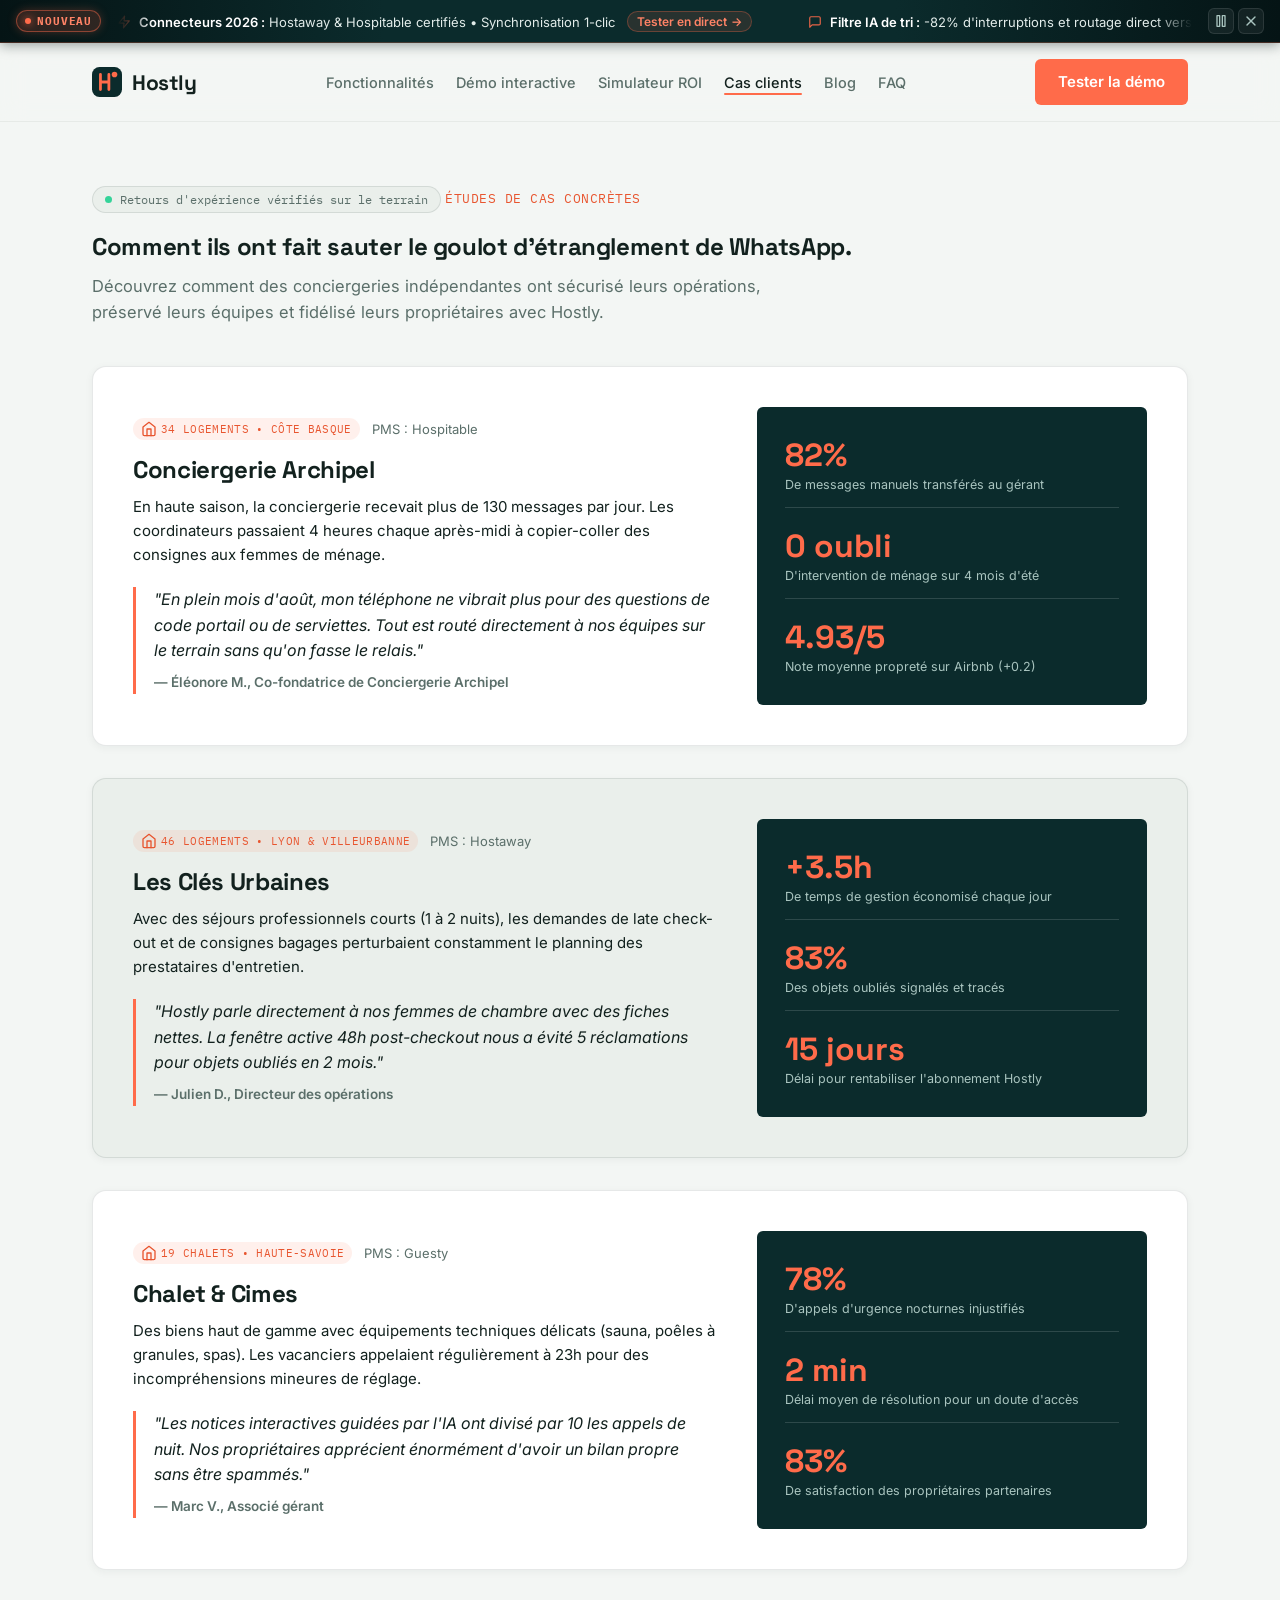
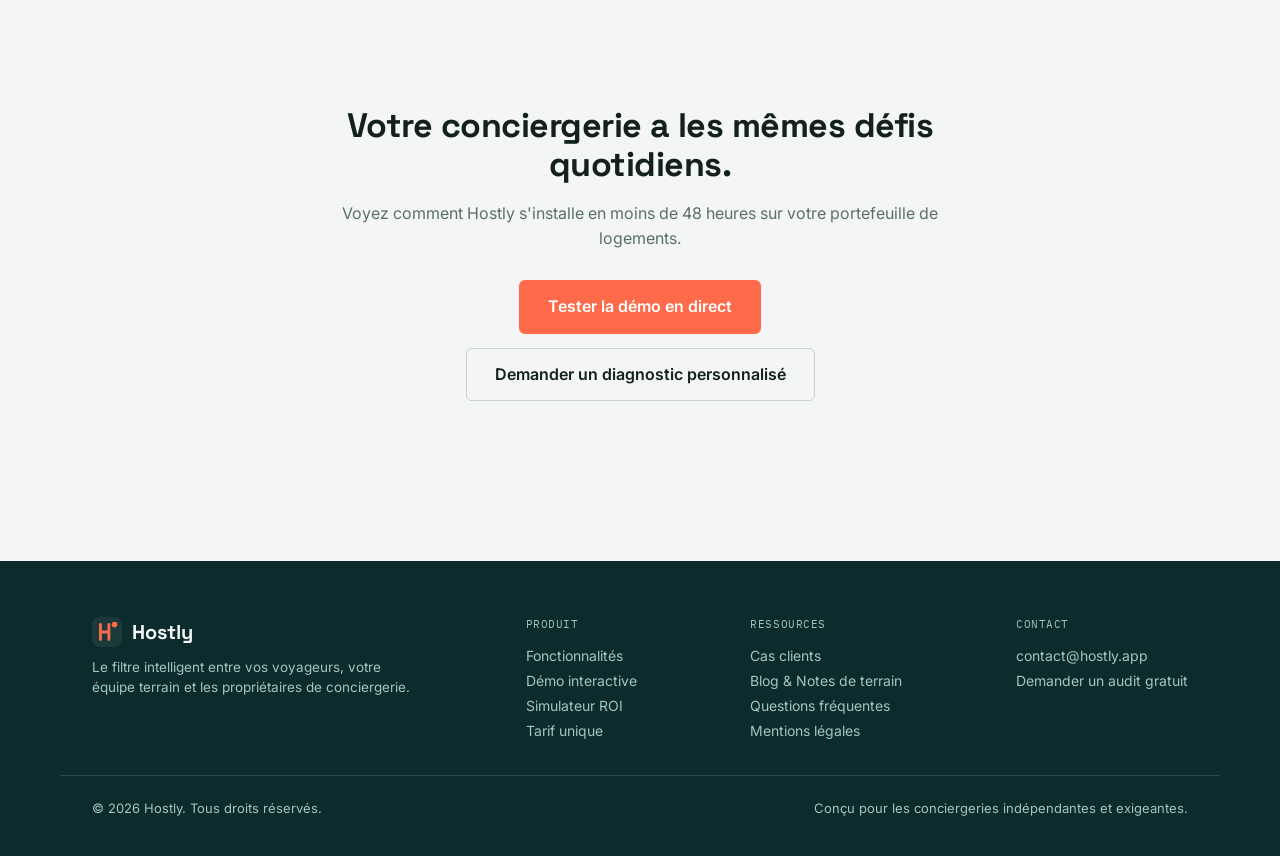
<file: cas-clients.html>
<!DOCTYPE html>
<html lang="fr">
<head>
<meta charset="UTF-8">
<meta name="viewport" content="width=device-width, initial-scale=1.0">
<title>Cas Clients & Retours d'Expérience — Hostly</title>
<meta name="description" content="Découvrez comment des conciergeries réelles de 15 à 50+ logements ont divisé par 4 le temps passé sur WhatsApp et amélioré leurs notes clients.">
<meta http-equiv="X-Content-Type-Options" content="nosniff">
<meta http-equiv="X-Frame-Options" content="SAMEORIGIN">
<meta name="referrer" content="strict-origin-when-cross-origin">
<link rel="icon" href="data:image/svg+xml,<svg xmlns=%22http://www.w3.org/2000/svg%22 viewBox=%220 0 32 32%22><rect width=%2232%22 height=%2232%22 rx=%228%22 fill=%22%230B2B2C%22/><path d=%22M9 8v16M9 16h9M18 8v16%22 stroke=%22%23FF6B4A%22 stroke-width=%223%22 stroke-linecap=%22round%22/><circle cx=%2224%22 cy=%228%22 r=%223%22 fill=%22%23FF6B4A%22/></svg>">
<link rel="preconnect" href="https://fonts.googleapis.com">
<link rel="preconnect" href="https://fonts.gstatic.com" crossorigin>
<link href="https://fonts.googleapis.com/css2?family=Space+Grotesk:wght@500;600;700&family=Inter:wght@400;500;600&family=IBM+Plex+Mono:wght@400;500&display=swap" rel="stylesheet">
<link rel="stylesheet" href="css/styles.css">
</head>
<body>

<div class="noise-overlay" aria-hidden="true"></div>

<!-- TOP ANNOUNCEMENT TICKER -->
<div class="announcement-ticker" id="announcementTicker">
  <div class="ticker-badge-wrap">
    <span class="ticker-badge">
      <span class="ticker-dot"></span>
      <span>NOUVEAU</span>
    </span>
  </div>

  <div class="ticker-track-container" id="tickerTrackContainer">
    <div class="ticker-track">
      <div class="ticker-item">
        <svg class="ticker-svg" viewBox="0 0 24 24"><polygon points="13 2 3 14 12 14 11 22 21 10 12 10 13 2"/></svg>
        <span class="ticker-text"><strong>Connecteurs 2026 :</strong> Hostaway & Hospitable certifiés • Synchronisation 1-clic</span>
        <a href="demo.html" class="ticker-link">Tester en direct <span class="ticker-arrow">→</span></a>
      </div>
      <div class="ticker-item">
        <svg class="ticker-svg" viewBox="0 0 24 24"><path d="M21 15a2 2 0 0 1-2 2H7l-4 4V5a2 2 0 0 1 2-2h14a2 2 0 0 1 2 2z"/></svg>
        <span class="ticker-text"><strong>Filtre IA de tri :</strong> -82% d'interruptions et routage direct vers le bon prestataire</span>
        <a href="fonctionnalites.html" class="ticker-link">Découvrir <span class="ticker-arrow">→</span></a>
      </div>
      <div class="ticker-item">
        <svg class="ticker-svg" viewBox="0 0 24 24"><rect x="5" y="2" width="14" height="20" rx="2" ry="2"/><line x1="12" y1="18" x2="12.01" y2="18"/></svg>
        <span class="ticker-text"><strong>Expérience Voyageur :</strong> QR Code WhatsApp sans aucune application à installer</span>
        <a href="demo.html" class="ticker-link">Voir la démo <span class="ticker-arrow">→</span></a>
      </div>
      <div class="ticker-item">
        <svg class="ticker-svg" viewBox="0 0 24 24"><path d="M12 22s8-4 8-10V5l-8-3-8 3v7c0 6 8 10 8 10z"/></svg>
        <span class="ticker-text"><strong>Sécurité post-checkout :</strong> Fenêtre active +48h pour capter les objets oubliés</span>
        <a href="cas-clients.html" class="ticker-link">Cas clients <span class="ticker-arrow">→</span></a>
      </div>
      <div class="ticker-item">
        <svg class="ticker-svg" viewBox="0 0 24 24"><line x1="18" y1="20" x2="18" y2="10"/><line x1="12" y1="20" x2="12" y2="4"/><line x1="6" y1="20" x2="6" y2="14"/></svg>
        <span class="ticker-text"><strong>Rentabilité :</strong> Calculez vos heures économisées avec notre simulateur</span>
        <a href="simulateur.html" class="ticker-link">Calculer mon ROI <span class="ticker-arrow">→</span></a>
      </div>
      <!-- Doublon pour boucle infinie fluide -->
      <div class="ticker-item" aria-hidden="true">
        <svg class="ticker-svg" viewBox="0 0 24 24"><polygon points="13 2 3 14 12 14 11 22 21 10 12 10 13 2"/></svg>
        <span class="ticker-text"><strong>Connecteurs 2026 :</strong> Hostaway & Hospitable certifiés • Synchronisation 1-clic</span>
        <a href="demo.html" class="ticker-link">Tester en direct <span class="ticker-arrow">→</span></a>
      </div>
      <div class="ticker-item" aria-hidden="true">
        <svg class="ticker-svg" viewBox="0 0 24 24"><path d="M21 15a2 2 0 0 1-2 2H7l-4 4V5a2 2 0 0 1 2-2h14a2 2 0 0 1 2 2z"/></svg>
        <span class="ticker-text"><strong>Filtre IA de tri :</strong> -82% d'interruptions et routage direct vers le bon prestataire</span>
        <a href="fonctionnalites.html" class="ticker-link">Découvrir <span class="ticker-arrow">→</span></a>
      </div>
      <div class="ticker-item" aria-hidden="true">
        <svg class="ticker-svg" viewBox="0 0 24 24"><rect x="5" y="2" width="14" height="20" rx="2" ry="2"/><line x1="12" y1="18" x2="12.01" y2="18"/></svg>
        <span class="ticker-text"><strong>Expérience Voyageur :</strong> QR Code WhatsApp sans aucune application à installer</span>
        <a href="demo.html" class="ticker-link">Voir la démo <span class="ticker-arrow">→</span></a>
      </div>
      <div class="ticker-item" aria-hidden="true">
        <svg class="ticker-svg" viewBox="0 0 24 24"><path d="M12 22s8-4 8-10V5l-8-3-8 3v7c0 6 8 10 8 10z"/></svg>
        <span class="ticker-text"><strong>Sécurité post-checkout :</strong> Fenêtre active +48h pour capter les objets oubliés</span>
        <a href="cas-clients.html" class="ticker-link">Cas clients <span class="ticker-arrow">→</span></a>
      </div>
      <div class="ticker-item" aria-hidden="true">
        <svg class="ticker-svg" viewBox="0 0 24 24"><line x1="18" y1="20" x2="18" y2="10"/><line x1="12" y1="20" x2="12" y2="4"/><line x1="6" y1="20" x2="6" y2="14"/></svg>
        <span class="ticker-text"><strong>Rentabilité :</strong> Calculez vos heures économisées avec notre simulateur</span>
        <a href="simulateur.html" class="ticker-link">Calculer mon ROI <span class="ticker-arrow">→</span></a>
      </div>
    </div>
  </div>

  <div class="ticker-actions">
    <button class="ticker-pause-btn" aria-label="Mettre en pause le ticker" title="Pause / Reprendre">
      <svg class="icon-svg icon-sm ticker-pause-icon" viewBox="0 0 24 24"><rect x="6" y="4" width="4" height="16"/><rect x="14" y="4" width="4" height="16"/></svg>
      <svg class="icon-svg icon-sm ticker-play-icon" viewBox="0 0 24 24" style="display: none;"><polygon points="5 3 19 12 5 21 5 3"/></svg>
    </button>
    <button class="announcement-close" aria-label="Fermer la bannière" title="Fermer">
      <svg class="icon-svg icon-sm" viewBox="0 0 24 24"><line x1="18" y1="6" x2="6" y2="18"/><line x1="6" y1="6" x2="18" y2="18"/></svg>
    </button>
  </div>
</div>

<!-- HEADER NAVIGATION -->
<div class="header-wrapper">
  <header class="nav">
    <a href="index.html" class="logo" aria-label="Hostly — accueil">
      <svg viewBox="0 0 32 32" class="logo-mark" aria-hidden="true">
        <rect width="32" height="32" rx="8" fill="var(--ink)"/>
        <path d="M9 8v16M9 16h9M18 8v16" stroke="var(--coral)" stroke-width="3" stroke-linecap="round"/>
        <circle cx="24" cy="8" r="3" fill="var(--coral)"/>
      </svg>
      <span>Hostly</span>
    </a>
    <nav class="nav-links">
      <a href="fonctionnalites.html">Fonctionnalités</a>
      <a href="demo.html">Démo interactive</a>
      <a href="simulateur.html">Simulateur ROI</a>
      <a href="cas-clients.html" class="active">Cas clients</a>
      <a href="blog.html">Blog</a>
      <a href="faq.html">FAQ</a>
    </nav>
    <div class="nav-actions">
      <a href="demo.html" class="btn btn-primary btn-nav">Tester la démo</a>
      <button class="nav-toggle" id="navToggle" aria-label="Ouvrir le menu" aria-expanded="false">
        <span class="nav-toggle-icon">
          <span></span>
          <span></span>
          <span></span>
        </span>
      </button>
    </div>
  </header>
</div>

<!-- MENU MOBILE DRAWER -->
<div class="mobile-drawer" id="mobileDrawer">
  <a href="index.html">Accueil</a>
  <a href="fonctionnalites.html">Fonctionnalités</a>
  <a href="demo.html">Démo interactive</a>
  <a href="simulateur.html">Simulateur de ROI</a>
  <a href="cas-clients.html" class="active">Cas clients</a>
  <a href="blog.html">Blog</a>
  <a href="faq.html">FAQ</a>
  <a href="contact.html" class="btn btn-primary">Prendre RDV</a>
</div>

<main>

  <section class="cases-section">
    <div class="section-inner">
      <div class="live-status-bar live-status-bar-light">
        <span class="live-dot"></span>
        <span>Retours d'expérience vérifiés sur le terrain</span>
      </div>
      <p class="eyebrow eyebrow-dark">Études de cas concrètes</p>
      <h1>Comment ils ont fait sauter le goulot d'étranglement de WhatsApp.</h1>
      <p style="color: var(--muted); font-size: 16.5px; max-width: 680px;">Découvrez comment des conciergeries indépendantes ont sécurisé leurs opérations, préservé leurs équipes et fidélisé leurs propriétaires avec Hostly.</p>

      <div class="case-cards-list">
        
        <!-- CASE 1 -->
        <div class="case-card glow-card">
          <div>
            <div class="case-meta">
              <span class="mono-tag">
                <svg class="icon-svg icon-sm" viewBox="0 0 24 24" style="color: var(--coral-dark);"><path d="M3 9l9-7 9 7v11a2 2 0 0 1-2 2H5a2 2 0 0 1-2-2z"/><polyline points="9 22 9 12 15 12 15 22"/></svg>
                34 logements • Côte Basque
              </span>
              <span style="font-size: 13px; color: var(--muted);">PMS : Hospitable</span>
            </div>
            <h2>Conciergerie Archipel</h2>
            <p style="color: var(--text); font-size: 15px;">En haute saison, la conciergerie recevait plus de 130 messages par jour. Les coordinateurs passaient 4 heures chaque après-midi à copier-coller des consignes aux femmes de ménage.</p>
            
            <blockquote class="case-quote">
              "En plein mois d'août, mon téléphone ne vibrait plus pour des questions de code portail ou de serviettes. Tout est routé directement à nos équipes sur le terrain sans qu'on fasse le relais."
              <span class="case-author">— Éléonore M., Co-fondatrice de Conciergerie Archipel</span>
            </blockquote>
          </div>

          <div class="case-metrics-box">
            <div class="case-metric-item">
              <div class="case-metric-num" data-counter="82" data-suffix="%">-82%</div>
              <p class="case-metric-label">De messages manuels transférés au gérant</p>
            </div>
            <div class="case-metric-item">
              <div class="case-metric-num" data-counter="0" data-suffix=" oubli">0 oubli</div>
              <p class="case-metric-label">D'intervention de ménage sur 4 mois d'été</p>
            </div>
            <div class="case-metric-item">
              <div class="case-metric-num" data-counter="4.94" data-suffix="/5" data-decimals="2">4.94/5</div>
              <p class="case-metric-label">Note moyenne propreté sur Airbnb (+0.2)</p>
            </div>
          </div>
        </div>

        <!-- CASE 2 -->
        <div class="case-card glow-card">
          <div>
            <div class="case-meta">
              <span class="mono-tag">
                <svg class="icon-svg icon-sm" viewBox="0 0 24 24" style="color: var(--coral-dark);"><path d="M3 9l9-7 9 7v11a2 2 0 0 1-2 2H5a2 2 0 0 1-2-2z"/><polyline points="9 22 9 12 15 12 15 22"/></svg>
                46 logements • Lyon & Villeurbanne
              </span>
              <span style="font-size: 13px; color: var(--muted);">PMS : Hostaway</span>
            </div>
            <h2>Les Clés Urbaines</h2>
            <p style="color: var(--text); font-size: 15px;">Avec des séjours professionnels courts (1 à 2 nuits), les demandes de late check-out et de consignes bagages perturbaient constamment le planning des prestataires d'entretien.</p>
            
            <blockquote class="case-quote">
              "Hostly parle directement à nos femmes de chambre avec des fiches nettes. La fenêtre active 48h post-checkout nous a évité 5 réclamations pour objets oubliés en 2 mois."
              <span class="case-author">— Julien D., Directeur des opérations</span>
            </blockquote>
          </div>

          <div class="case-metrics-box">
            <div class="case-metric-item">
              <div class="case-metric-num" data-counter="3.5" data-prefix="+" data-suffix="h" data-decimals="1">+3.5h</div>
              <p class="case-metric-label">De temps de gestion économisé chaque jour</p>
            </div>
            <div class="case-metric-item">
              <div class="case-metric-num" data-counter="100" data-suffix="%">100%</div>
              <p class="case-metric-label">Des objets oubliés signalés et tracés</p>
            </div>
            <div class="case-metric-item">
              <div class="case-metric-num" data-counter="18" data-suffix=" jours">18 jours</div>
              <p class="case-metric-label">Délai pour rentabiliser l'abonnement Hostly</p>
            </div>
          </div>
        </div>

        <!-- CASE 3 -->
        <div class="case-card glow-card">
          <div>
            <div class="case-meta">
              <span class="mono-tag">
                <svg class="icon-svg icon-sm" viewBox="0 0 24 24" style="color: var(--coral-dark);"><path d="M3 9l9-7 9 7v11a2 2 0 0 1-2 2H5a2 2 0 0 1-2-2z"/><polyline points="9 22 9 12 15 12 15 22"/></svg>
                19 chalets • Haute-Savoie
              </span>
              <span style="font-size: 13px; color: var(--muted);">PMS : Guesty</span>
            </div>
            <h2>Chalet & Cimes</h2>
            <p style="color: var(--text); font-size: 15px;">Des biens haut de gamme avec équipements techniques délicats (sauna, poêles à granules, spas). Les vacanciers appelaient régulièrement à 23h pour des incompréhensions mineures de réglage.</p>
            
            <blockquote class="case-quote">
              "Les notices interactives guidées par l'IA ont divisé par 10 les appels de nuit. Nos propriétaires apprécient énormément d'avoir un bilan propre sans être spammés."
              <span class="case-author">— Marc V., Associé gérant</span>
            </blockquote>
          </div>

          <div class="case-metrics-box">
            <div class="case-metric-item">
              <div class="case-metric-num" data-counter="94" data-suffix="%">-94%</div>
              <p class="case-metric-label">D'appels d'urgence nocturnes injustifiés</p>
            </div>
            <div class="case-metric-item">
              <div class="case-metric-num" data-counter="2" data-suffix=" min">2 min</div>
              <p class="case-metric-label">Délai moyen de résolution pour un doute d'accès</p>
            </div>
            <div class="case-metric-item">
              <div class="case-metric-num" data-counter="100" data-suffix="%">100%</div>
              <p class="case-metric-label">De satisfaction des propriétaires partenaires</p>
            </div>
          </div>
        </div>

      </div>
    </div>
  </section>

  <!-- CTA -->
  <section class="cta">
    <div class="section-inner cta-inner">
      <h2>Votre conciergerie a les mêmes défis quotidiens.</h2>
      <p>Voyez comment Hostly s'installe en moins de 48 heures sur votre portefeuille de logements.</p>
      <div style="display: flex; justify-content: center; gap: 14px; flex-wrap: wrap;">
        <a href="demo.html" class="btn btn-primary btn-lg">Tester la démo en direct</a>
        <a href="contact.html" class="btn btn-outline btn-lg">Demander un diagnostic personnalisé</a>
      </div>
    </div>
  </section>

</main>

<!-- FOOTER -->
<footer class="footer">
  <div class="section-inner footer-inner">
    <div>
      <div class="footer-brand">
        <svg viewBox="0 0 32 32" class="logo-mark" aria-hidden="true">
          <rect width="32" height="32" rx="8" fill="var(--paper)" fill-opacity="0.08"/>
          <path d="M9 8v16M9 16h9M18 8v16" stroke="var(--coral)" stroke-width="3" stroke-linecap="round"/>
          <circle cx="24" cy="8" r="3" fill="var(--coral)"/>
        </svg>
        <span>Hostly</span>
      </div>
      <p class="footer-desc">Le filtre intelligent entre vos voyageurs, votre équipe terrain et les propriétaires de conciergerie.</p>
    </div>

    <div class="footer-nav-col">
      <span class="footer-nav-title">Produit</span>
      <div class="footer-links">
        <a href="fonctionnalites.html">Fonctionnalités</a>
        <a href="demo.html">Démo interactive</a>
        <a href="simulateur.html">Simulateur ROI</a>
        <a href="index.html#pricing">Tarif unique</a>
      </div>
    </div>

    <div class="footer-nav-col">
      <span class="footer-nav-title">Ressources</span>
      <div class="footer-links">
        <a href="cas-clients.html">Cas clients</a>
        <a href="blog.html">Blog & Notes de terrain</a>
        <a href="faq.html">Questions fréquentes</a>
        <a href="mentions-legales.html">Mentions légales</a>
      </div>
    </div>

    <div class="footer-nav-col">
      <span class="footer-nav-title">Contact</span>
      <div class="footer-links">
        <a href="mailto:contact@hostly.app">contact@hostly.app</a>
        <a href="contact.html">Demander un audit gratuit</a>
      </div>
    </div>
  </div>

  <div class="footer-bottom">
    <span>© 2026 Hostly. Tous droits réservés.</span>
    <span>Conçu pour les conciergeries indépendantes et exigeantes.</span>
  </div>
</footer>

<script src="js/script.js"></script>
</body>
</html>
</file>
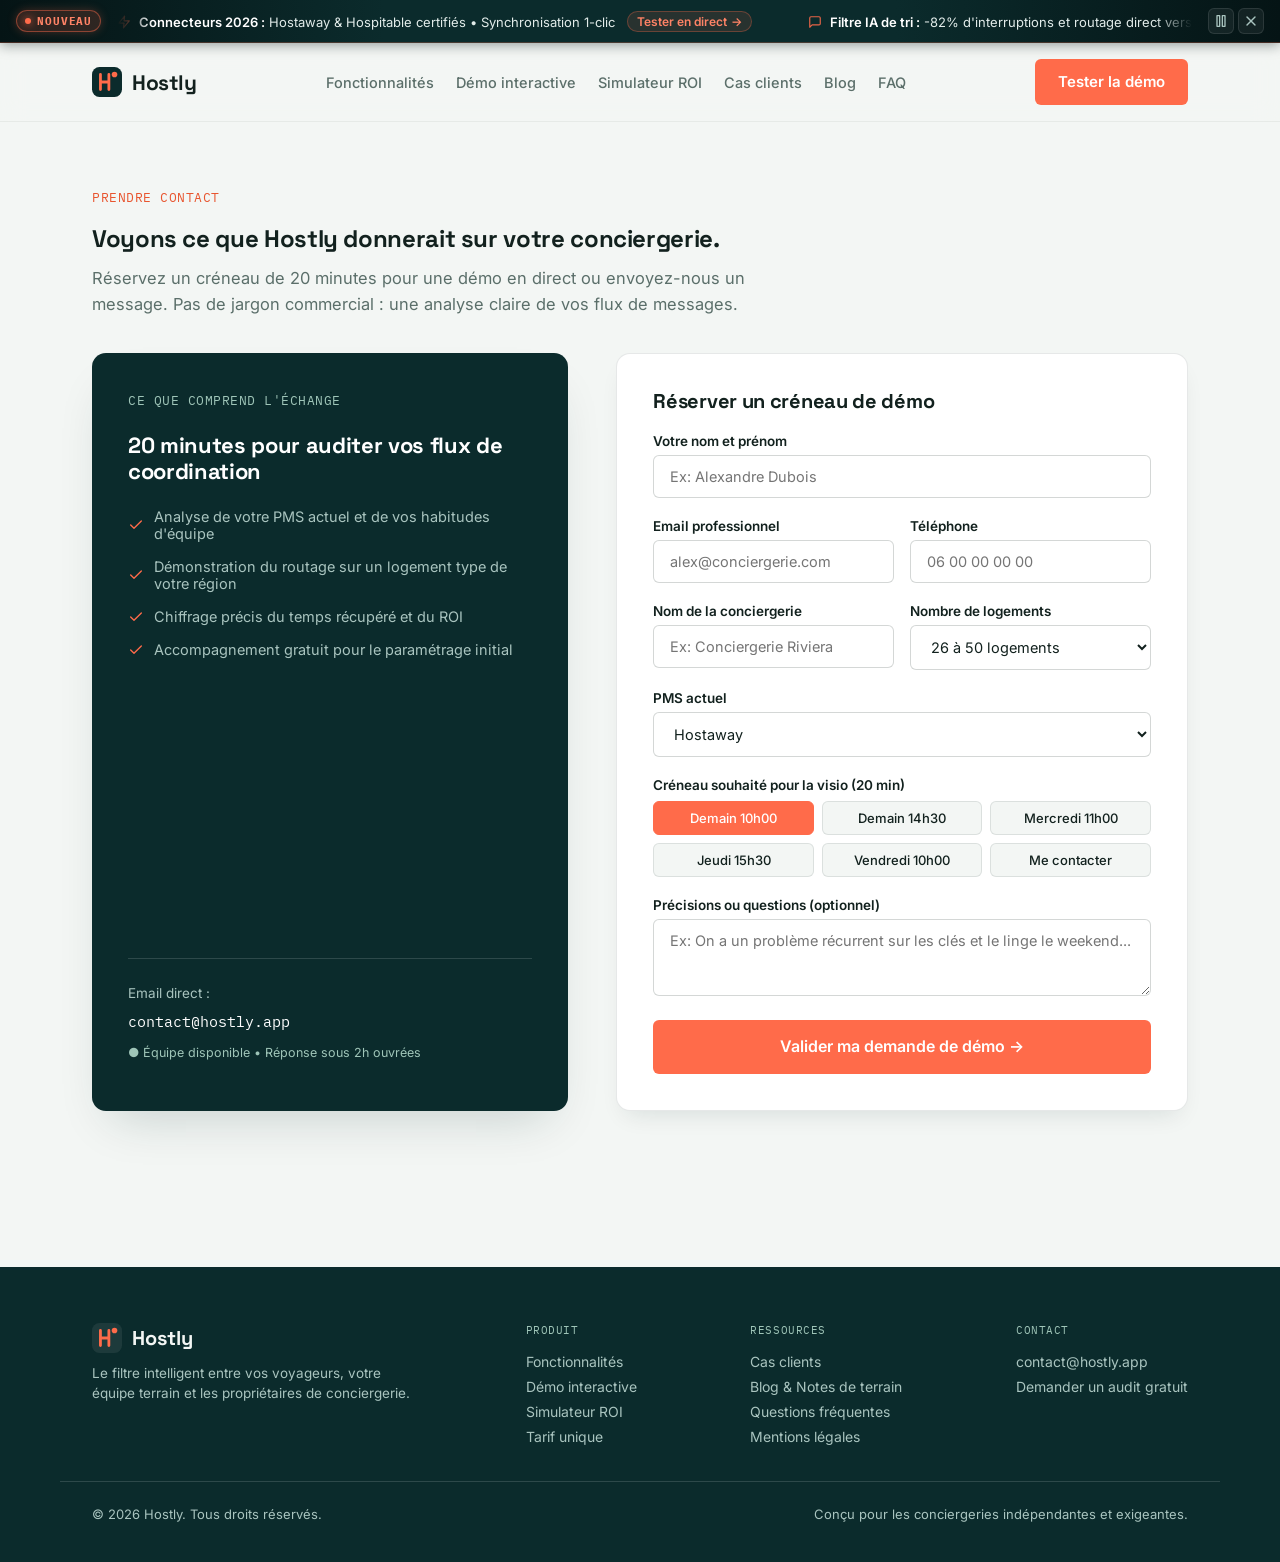
<file: contact.html>
<!DOCTYPE html>
<html lang="fr">
<head>
<meta charset="UTF-8">
<meta name="viewport" content="width=device-width, initial-scale=1.0">
<title>Contact & Démonstration — Hostly</title>
<meta name="description" content="Réservez une démonstration personnalisée d'Hostly ou demandez un audit opérationnel de votre conciergerie.">
<meta http-equiv="X-Content-Type-Options" content="nosniff">
<meta http-equiv="X-Frame-Options" content="SAMEORIGIN">
<meta name="referrer" content="strict-origin-when-cross-origin">
<link rel="icon" href="data:image/svg+xml,<svg xmlns=%22http://www.w3.org/2000/svg%22 viewBox=%220 0 32 32%22><rect width=%2232%22 height=%2232%22 rx=%228%22 fill=%22%230B2B2C%22/><path d=%22M9 8v16M9 16h9M18 8v16%22 stroke=%22%23FF6B4A%22 stroke-width=%223%22 stroke-linecap=%22round%22/><circle cx=%2224%22 cy=%228%22 r=%223%22 fill=%22%23FF6B4A%22/></svg>">
<link rel="preconnect" href="https://fonts.googleapis.com">
<link rel="preconnect" href="https://fonts.gstatic.com" crossorigin>
<link href="https://fonts.googleapis.com/css2?family=Space+Grotesk:wght@500;600;700&family=Inter:wght@400;500;600&family=IBM+Plex+Mono:wght@400;500&display=swap" rel="stylesheet">
<link rel="stylesheet" href="css/styles.css">
</head>
<body>

<div class="noise-overlay" aria-hidden="true"></div>

<!-- TOP ANNOUNCEMENT TICKER -->
<div class="announcement-ticker" id="announcementTicker">
  <div class="ticker-badge-wrap">
    <span class="ticker-badge">
      <span class="ticker-dot"></span>
      <span>NOUVEAU</span>
    </span>
  </div>

  <div class="ticker-track-container" id="tickerTrackContainer">
    <div class="ticker-track">
      <div class="ticker-item">
        <svg class="ticker-svg" viewBox="0 0 24 24"><polygon points="13 2 3 14 12 14 11 22 21 10 12 10 13 2"/></svg>
        <span class="ticker-text"><strong>Connecteurs 2026 :</strong> Hostaway & Hospitable certifiés • Synchronisation 1-clic</span>
        <a href="demo.html" class="ticker-link">Tester en direct <span class="ticker-arrow">→</span></a>
      </div>
      <div class="ticker-item">
        <svg class="ticker-svg" viewBox="0 0 24 24"><path d="M21 15a2 2 0 0 1-2 2H7l-4 4V5a2 2 0 0 1 2-2h14a2 2 0 0 1 2 2z"/></svg>
        <span class="ticker-text"><strong>Filtre IA de tri :</strong> -82% d'interruptions et routage direct vers le bon prestataire</span>
        <a href="fonctionnalites.html" class="ticker-link">Découvrir <span class="ticker-arrow">→</span></a>
      </div>
      <div class="ticker-item">
        <svg class="ticker-svg" viewBox="0 0 24 24"><rect x="5" y="2" width="14" height="20" rx="2" ry="2"/><line x1="12" y1="18" x2="12.01" y2="18"/></svg>
        <span class="ticker-text"><strong>Expérience Voyageur :</strong> QR Code WhatsApp sans aucune application à installer</span>
        <a href="demo.html" class="ticker-link">Voir la démo <span class="ticker-arrow">→</span></a>
      </div>
      <div class="ticker-item">
        <svg class="ticker-svg" viewBox="0 0 24 24"><path d="M12 22s8-4 8-10V5l-8-3-8 3v7c0 6 8 10 8 10z"/></svg>
        <span class="ticker-text"><strong>Sécurité post-checkout :</strong> Fenêtre active +48h pour capter les objets oubliés</span>
        <a href="cas-clients.html" class="ticker-link">Cas clients <span class="ticker-arrow">→</span></a>
      </div>
      <div class="ticker-item">
        <svg class="ticker-svg" viewBox="0 0 24 24"><line x1="18" y1="20" x2="18" y2="10"/><line x1="12" y1="20" x2="12" y2="4"/><line x1="6" y1="20" x2="6" y2="14"/></svg>
        <span class="ticker-text"><strong>Rentabilité :</strong> Calculez vos heures économisées avec notre simulateur</span>
        <a href="simulateur.html" class="ticker-link">Calculer mon ROI <span class="ticker-arrow">→</span></a>
      </div>
      <!-- Doublon pour boucle infinie fluide -->
      <div class="ticker-item" aria-hidden="true">
        <svg class="ticker-svg" viewBox="0 0 24 24"><polygon points="13 2 3 14 12 14 11 22 21 10 12 10 13 2"/></svg>
        <span class="ticker-text"><strong>Connecteurs 2026 :</strong> Hostaway & Hospitable certifiés • Synchronisation 1-clic</span>
        <a href="demo.html" class="ticker-link">Tester en direct <span class="ticker-arrow">→</span></a>
      </div>
      <div class="ticker-item" aria-hidden="true">
        <svg class="ticker-svg" viewBox="0 0 24 24"><path d="M21 15a2 2 0 0 1-2 2H7l-4 4V5a2 2 0 0 1 2-2h14a2 2 0 0 1 2 2z"/></svg>
        <span class="ticker-text"><strong>Filtre IA de tri :</strong> -82% d'interruptions et routage direct vers le bon prestataire</span>
        <a href="fonctionnalites.html" class="ticker-link">Découvrir <span class="ticker-arrow">→</span></a>
      </div>
      <div class="ticker-item" aria-hidden="true">
        <svg class="ticker-svg" viewBox="0 0 24 24"><rect x="5" y="2" width="14" height="20" rx="2" ry="2"/><line x1="12" y1="18" x2="12.01" y2="18"/></svg>
        <span class="ticker-text"><strong>Expérience Voyageur :</strong> QR Code WhatsApp sans aucune application à installer</span>
        <a href="demo.html" class="ticker-link">Voir la démo <span class="ticker-arrow">→</span></a>
      </div>
      <div class="ticker-item" aria-hidden="true">
        <svg class="ticker-svg" viewBox="0 0 24 24"><path d="M12 22s8-4 8-10V5l-8-3-8 3v7c0 6 8 10 8 10z"/></svg>
        <span class="ticker-text"><strong>Sécurité post-checkout :</strong> Fenêtre active +48h pour capter les objets oubliés</span>
        <a href="cas-clients.html" class="ticker-link">Cas clients <span class="ticker-arrow">→</span></a>
      </div>
      <div class="ticker-item" aria-hidden="true">
        <svg class="ticker-svg" viewBox="0 0 24 24"><line x1="18" y1="20" x2="18" y2="10"/><line x1="12" y1="20" x2="12" y2="4"/><line x1="6" y1="20" x2="6" y2="14"/></svg>
        <span class="ticker-text"><strong>Rentabilité :</strong> Calculez vos heures économisées avec notre simulateur</span>
        <a href="simulateur.html" class="ticker-link">Calculer mon ROI <span class="ticker-arrow">→</span></a>
      </div>
    </div>
  </div>

  <div class="ticker-actions">
    <button class="ticker-pause-btn" aria-label="Mettre en pause le ticker" title="Pause / Reprendre">
      <svg class="icon-svg icon-sm ticker-pause-icon" viewBox="0 0 24 24"><rect x="6" y="4" width="4" height="16"/><rect x="14" y="4" width="4" height="16"/></svg>
      <svg class="icon-svg icon-sm ticker-play-icon" viewBox="0 0 24 24" style="display: none;"><polygon points="5 3 19 12 5 21 5 3"/></svg>
    </button>
    <button class="announcement-close" aria-label="Fermer la bannière" title="Fermer">
      <svg class="icon-svg icon-sm" viewBox="0 0 24 24"><line x1="18" y1="6" x2="6" y2="18"/><line x1="6" y1="6" x2="18" y2="18"/></svg>
    </button>
  </div>
</div>

<!-- HEADER NAVIGATION -->
<div class="header-wrapper">
  <header class="nav">
    <a href="index.html" class="logo" aria-label="Hostly — accueil">
      <svg viewBox="0 0 32 32" class="logo-mark" aria-hidden="true">
        <rect width="32" height="32" rx="8" fill="var(--ink)"/>
        <path d="M9 8v16M9 16h9M18 8v16" stroke="var(--coral)" stroke-width="3" stroke-linecap="round"/>
        <circle cx="24" cy="8" r="3" fill="var(--coral)"/>
      </svg>
      <span>Hostly</span>
    </a>
    <nav class="nav-links">
      <a href="fonctionnalites.html">Fonctionnalités</a>
      <a href="demo.html">Démo interactive</a>
      <a href="simulateur.html">Simulateur ROI</a>
      <a href="cas-clients.html">Cas clients</a>
      <a href="blog.html">Blog</a>
      <a href="faq.html">FAQ</a>
    </nav>
    <div class="nav-actions">
      <a href="demo.html" class="btn btn-primary btn-nav">Tester la démo</a>
      <button class="nav-toggle" id="navToggle" aria-label="Ouvrir le menu" aria-expanded="false">
        <span class="nav-toggle-icon">
          <span></span>
          <span></span>
          <span></span>
        </span>
      </button>
    </div>
  </header>
</div>

<!-- MENU MOBILE DRAWER -->
<div class="mobile-drawer" id="mobileDrawer">
  <a href="index.html">Accueil</a>
  <a href="fonctionnalites.html">Fonctionnalités</a>
  <a href="demo.html">Démo interactive</a>
  <a href="simulateur.html">Simulateur de ROI</a>
  <a href="cas-clients.html">Cas clients</a>
  <a href="blog.html">Blog</a>
  <a href="faq.html">FAQ</a>
  <a href="contact.html" class="btn btn-primary">Prendre RDV</a>
</div>

<main>

  <section class="contact-section">
    <div class="section-inner">
      <p class="eyebrow eyebrow-dark">Prendre Contact</p>
      <h1>Voyons ce que Hostly donnerait sur votre conciergerie.</h1>
      <p style="color: var(--muted); font-size: 16.5px; max-width: 680px;">Réservez un créneau de 20 minutes pour une démo en direct ou envoyez-nous un message. Pas de jargon commercial : une analyse claire de vos flux de messages.</p>

      <div class="contact-grid">
        
        <!-- SIDEBAR INFO -->
        <div class="contact-sidebar glow-card">
          <div>
            <span class="eyebrow" style="color: var(--sage);">Ce que comprend l'échange</span>
            <h3 style="color: #fff; font-size: 22px; margin-top: 8px;">20 minutes pour auditer vos flux de coordination</h3>
            
            <ul class="contact-perks">
              <li>
                <svg class="icon-svg icon-sm" viewBox="0 0 24 24"><polyline points="20 6 9 17 4 12"/></svg>
                <span>Analyse de votre PMS actuel et de vos habitudes d'équipe</span>
              </li>
              <li>
                <svg class="icon-svg icon-sm" viewBox="0 0 24 24"><polyline points="20 6 9 17 4 12"/></svg>
                <span>Démonstration du routage sur un logement type de votre région</span>
              </li>
              <li>
                <svg class="icon-svg icon-sm" viewBox="0 0 24 24"><polyline points="20 6 9 17 4 12"/></svg>
                <span>Chiffrage précis du temps récupéré et du ROI</span>
              </li>
              <li>
                <svg class="icon-svg icon-sm" viewBox="0 0 24 24"><polyline points="20 6 9 17 4 12"/></svg>
                <span>Accompagnement gratuit pour le paramétrage initial</span>
              </li>
            </ul>
          </div>

          <div style="border-top: 1px solid var(--border-on-ink); padding-top: 24px; margin-top: 24px;">
            <p style="color: var(--muted-on-ink); font-size: 13.5px; margin-bottom: 6px;">Email direct :</p>
            <a href="mailto:contact@hostly.app" style="color: #fff; font-family: var(--font-mono); text-decoration: none; font-size: 15px;">contact@hostly.app</a>
            <p style="color: var(--sage); font-size: 12.5px; margin-top: 12px;">● Équipe disponible • Réponse sous 2h ouvrées</p>
          </div>
        </div>

        <!-- BOOKING FORM CARD -->
        <div class="booking-card glow-card">
          <h3 style="font-size: 20px; margin-bottom: 20px;">Réserver un créneau de démo</h3>

          <form id="demoBookingForm">
            <div class="form-group">
              <label class="form-label">Votre nom et prénom</label>
              <input type="text" class="form-input" placeholder="Ex: Alexandre Dubois" required>
            </div>

            <div class="form-row">
              <div class="form-group">
                <label class="form-label">Email professionnel</label>
                <input type="email" class="form-input" placeholder="alex@conciergerie.com" required>
              </div>
              <div class="form-group">
                <label class="form-label">Téléphone</label>
                <input type="tel" class="form-input" placeholder="06 00 00 00 00" required>
              </div>
            </div>

            <div class="form-row">
              <div class="form-group">
                <label class="form-label">Nom de la conciergerie</label>
                <input type="text" class="form-input" placeholder="Ex: Conciergerie Riviera" required>
              </div>
              <div class="form-group">
                <label class="form-label">Nombre de logements</label>
                <select class="form-select" required>
                  <option value="15-25">15 à 25 logements</option>
                  <option value="26-50" selected>26 à 50 logements</option>
                  <option value="50-100">50 à 100 logements</option>
                  <option value="100+">100+ logements</option>
                </select>
              </div>
            </div>

            <div class="form-group">
              <label class="form-label">PMS actuel</label>
              <select class="form-select" required>
                <option value="hostaway">Hostaway</option>
                <option value="hospitable">Hospitable</option>
                <option value="guesty">Guesty</option>
                <option value="beds24">Beds24</option>
                <option value="smoobu">Smoobu</option>
                <option value="superhote">Superhote</option>
                <option value="autre">Autre / Fait maison</option>
              </select>
            </div>

            <div class="form-group">
              <label class="form-label">Créneau souhaité pour la visio (20 min)</label>
              <input type="hidden" id="selectedSlot" value="Demain 10h00">
              <div class="slot-picker">
                <div class="slot-btn active" data-slot="Demain 10h00">Demain 10h00</div>
                <div class="slot-btn" data-slot="Demain 14h30">Demain 14h30</div>
                <div class="slot-btn" data-slot="Mercredi 11h00">Mercredi 11h00</div>
                <div class="slot-btn" data-slot="Jeudi 15h30">Jeudi 15h30</div>
                <div class="slot-btn" data-slot="Vendredi 10h00">Vendredi 10h00</div>
                <div class="slot-btn" data-slot="Autre">Me contacter</div>
              </div>
            </div>

            <div class="form-group">
              <label class="form-label">Précisions ou questions (optionnel)</label>
              <textarea class="form-textarea" rows="3" placeholder="Ex: On a un problème récurrent sur les clés et le linge le weekend..."></textarea>
            </div>

            <button type="submit" class="btn btn-primary btn-lg btn-block" style="width: 100%;">Valider ma demande de démo →</button>

            <div class="form-success-banner" id="bookingSuccess">
              <h4>
                <svg class="icon-svg icon-sm" viewBox="0 0 24 24" style="color: var(--sage-dark);"><polyline points="20 6 9 17 4 12"/></svg>
                Votre demande a bien été reçue !
              </h4>
              <p>Un expert Hostly va vous envoyer l'invitation avec le lien visio par email sous 2h ouvrées.</p>
            </div>
          </form>
        </div>

      </div>
    </div>
  </section>

</main>

<!-- FOOTER -->
<footer class="footer">
  <div class="section-inner footer-inner">
    <div>
      <div class="footer-brand">
        <svg viewBox="0 0 32 32" class="logo-mark" aria-hidden="true">
          <rect width="32" height="32" rx="8" fill="var(--paper)" fill-opacity="0.08"/>
          <path d="M9 8v16M9 16h9M18 8v16" stroke="var(--coral)" stroke-width="3" stroke-linecap="round"/>
          <circle cx="24" cy="8" r="3" fill="var(--coral)"/>
        </svg>
        <span>Hostly</span>
      </div>
      <p class="footer-desc">Le filtre intelligent entre vos voyageurs, votre équipe terrain et les propriétaires de conciergerie.</p>
    </div>

    <div class="footer-nav-col">
      <span class="footer-nav-title">Produit</span>
      <div class="footer-links">
        <a href="fonctionnalites.html">Fonctionnalités</a>
        <a href="demo.html">Démo interactive</a>
        <a href="simulateur.html">Simulateur ROI</a>
        <a href="index.html#pricing">Tarif unique</a>
      </div>
    </div>

    <div class="footer-nav-col">
      <span class="footer-nav-title">Ressources</span>
      <div class="footer-links">
        <a href="cas-clients.html">Cas clients</a>
        <a href="blog.html">Blog & Notes de terrain</a>
        <a href="faq.html">Questions fréquentes</a>
        <a href="mentions-legales.html">Mentions légales</a>
      </div>
    </div>

    <div class="footer-nav-col">
      <span class="footer-nav-title">Contact</span>
      <div class="footer-links">
        <a href="mailto:contact@hostly.app">contact@hostly.app</a>
        <a href="contact.html">Demander un audit gratuit</a>
      </div>
    </div>
  </div>

  <div class="footer-bottom">
    <span>© 2026 Hostly. Tous droits réservés.</span>
    <span>Conçu pour les conciergeries indépendantes et exigeantes.</span>
  </div>
</footer>

<script src="js/script.js"></script>
<script src="js/contact.js"></script>
</body>
</html>
</file>
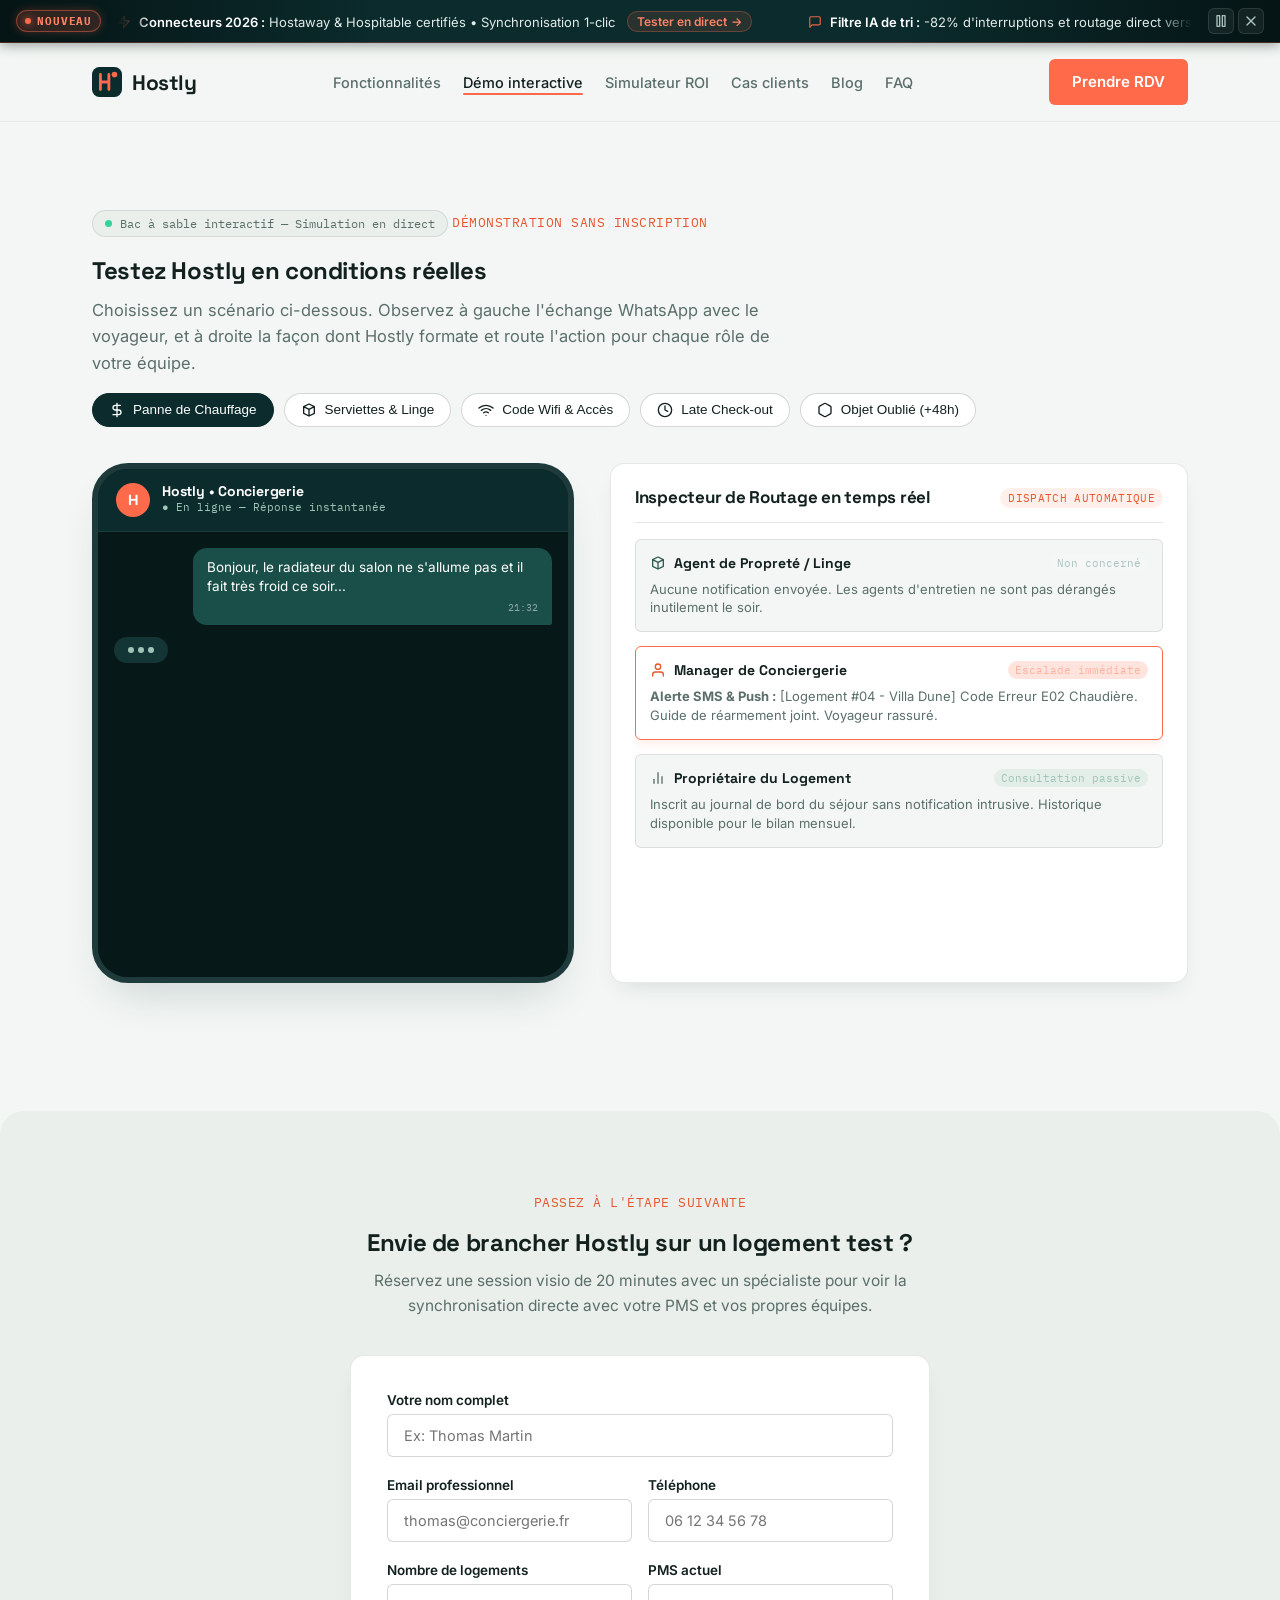
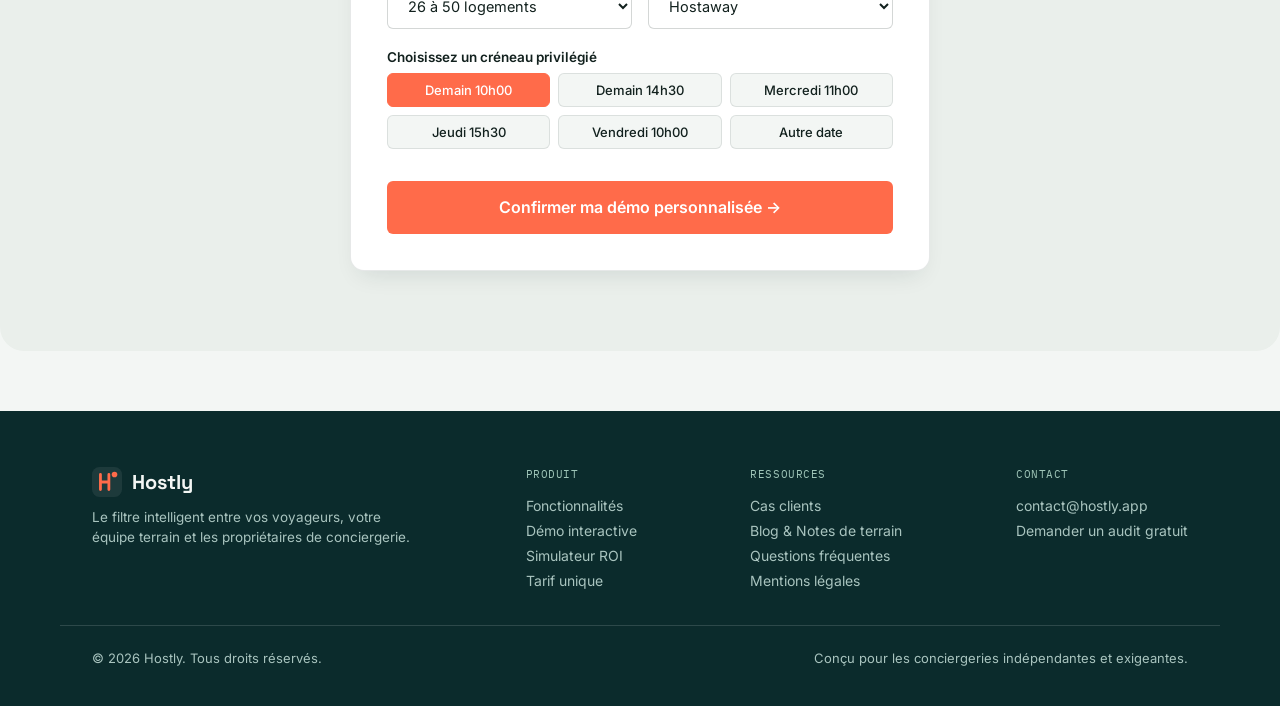
<file: demo.html>
<!DOCTYPE html>
<html lang="fr">
<head>
<meta charset="UTF-8">
<meta name="viewport" content="width=device-width, initial-scale=1.0">
<title>Démo Interactive & Simulateur — Hostly</title>
<meta name="description" content="Testez le bac à sable interactif d'Hostly : découvrez en direct comment une conversation voyageur est classée et transmise instantanément à la bonne personne.">
<meta http-equiv="X-Content-Type-Options" content="nosniff">
<meta http-equiv="X-Frame-Options" content="SAMEORIGIN">
<meta name="referrer" content="strict-origin-when-cross-origin">
<link rel="icon" href="data:image/svg+xml,<svg xmlns=%22http://www.w3.org/2000/svg%22 viewBox=%220 0 32 32%22><rect width=%2232%22 height=%2232%22 rx=%228%22 fill=%22%230B2B2C%22/><path d=%22M9 8v16M9 16h9M18 8v16%22 stroke=%22%23FF6B4A%22 stroke-width=%223%22 stroke-linecap=%22round%22/><circle cx=%2224%22 cy=%228%22 r=%223%22 fill=%22%23FF6B4A%22/></svg>">
<link rel="preconnect" href="https://fonts.googleapis.com">
<link rel="preconnect" href="https://fonts.gstatic.com" crossorigin>
<link href="https://fonts.googleapis.com/css2?family=Space+Grotesk:wght@500;600;700&family=Inter:wght@400;500;600&family=IBM+Plex+Mono:wght@400;500&display=swap" rel="stylesheet">
<link rel="stylesheet" href="css/styles.css">
</head>
<body>

<div class="noise-overlay" aria-hidden="true"></div>

<!-- TOP ANNOUNCEMENT TICKER -->
<div class="announcement-ticker" id="announcementTicker">
  <div class="ticker-badge-wrap">
    <span class="ticker-badge">
      <span class="ticker-dot"></span>
      <span>NOUVEAU</span>
    </span>
  </div>

  <div class="ticker-track-container" id="tickerTrackContainer">
    <div class="ticker-track">
      <div class="ticker-item">
        <svg class="ticker-svg" viewBox="0 0 24 24"><polygon points="13 2 3 14 12 14 11 22 21 10 12 10 13 2"/></svg>
        <span class="ticker-text"><strong>Connecteurs 2026 :</strong> Hostaway & Hospitable certifiés • Synchronisation 1-clic</span>
        <a href="demo.html" class="ticker-link">Tester en direct <span class="ticker-arrow">→</span></a>
      </div>
      <div class="ticker-item">
        <svg class="ticker-svg" viewBox="0 0 24 24"><path d="M21 15a2 2 0 0 1-2 2H7l-4 4V5a2 2 0 0 1 2-2h14a2 2 0 0 1 2 2z"/></svg>
        <span class="ticker-text"><strong>Filtre IA de tri :</strong> -82% d'interruptions et routage direct vers le bon prestataire</span>
        <a href="fonctionnalites.html" class="ticker-link">Découvrir <span class="ticker-arrow">→</span></a>
      </div>
      <div class="ticker-item">
        <svg class="ticker-svg" viewBox="0 0 24 24"><rect x="5" y="2" width="14" height="20" rx="2" ry="2"/><line x1="12" y1="18" x2="12.01" y2="18"/></svg>
        <span class="ticker-text"><strong>Expérience Voyageur :</strong> QR Code WhatsApp sans aucune application à installer</span>
        <a href="demo.html" class="ticker-link">Voir la démo <span class="ticker-arrow">→</span></a>
      </div>
      <div class="ticker-item">
        <svg class="ticker-svg" viewBox="0 0 24 24"><path d="M12 22s8-4 8-10V5l-8-3-8 3v7c0 6 8 10 8 10z"/></svg>
        <span class="ticker-text"><strong>Sécurité post-checkout :</strong> Fenêtre active +48h pour capter les objets oubliés</span>
        <a href="cas-clients.html" class="ticker-link">Cas clients <span class="ticker-arrow">→</span></a>
      </div>
      <div class="ticker-item">
        <svg class="ticker-svg" viewBox="0 0 24 24"><line x1="18" y1="20" x2="18" y2="10"/><line x1="12" y1="20" x2="12" y2="4"/><line x1="6" y1="20" x2="6" y2="14"/></svg>
        <span class="ticker-text"><strong>Rentabilité :</strong> Calculez vos heures économisées avec notre simulateur</span>
        <a href="simulateur.html" class="ticker-link">Calculer mon ROI <span class="ticker-arrow">→</span></a>
      </div>
      <!-- Doublon pour boucle infinie fluide -->
      <div class="ticker-item" aria-hidden="true">
        <svg class="ticker-svg" viewBox="0 0 24 24"><polygon points="13 2 3 14 12 14 11 22 21 10 12 10 13 2"/></svg>
        <span class="ticker-text"><strong>Connecteurs 2026 :</strong> Hostaway & Hospitable certifiés • Synchronisation 1-clic</span>
        <a href="demo.html" class="ticker-link">Tester en direct <span class="ticker-arrow">→</span></a>
      </div>
      <div class="ticker-item" aria-hidden="true">
        <svg class="ticker-svg" viewBox="0 0 24 24"><path d="M21 15a2 2 0 0 1-2 2H7l-4 4V5a2 2 0 0 1 2-2h14a2 2 0 0 1 2 2z"/></svg>
        <span class="ticker-text"><strong>Filtre IA de tri :</strong> -82% d'interruptions et routage direct vers le bon prestataire</span>
        <a href="fonctionnalites.html" class="ticker-link">Découvrir <span class="ticker-arrow">→</span></a>
      </div>
      <div class="ticker-item" aria-hidden="true">
        <svg class="ticker-svg" viewBox="0 0 24 24"><rect x="5" y="2" width="14" height="20" rx="2" ry="2"/><line x1="12" y1="18" x2="12.01" y2="18"/></svg>
        <span class="ticker-text"><strong>Expérience Voyageur :</strong> QR Code WhatsApp sans aucune application à installer</span>
        <a href="demo.html" class="ticker-link">Voir la démo <span class="ticker-arrow">→</span></a>
      </div>
      <div class="ticker-item" aria-hidden="true">
        <svg class="ticker-svg" viewBox="0 0 24 24"><path d="M12 22s8-4 8-10V5l-8-3-8 3v7c0 6 8 10 8 10z"/></svg>
        <span class="ticker-text"><strong>Sécurité post-checkout :</strong> Fenêtre active +48h pour capter les objets oubliés</span>
        <a href="cas-clients.html" class="ticker-link">Cas clients <span class="ticker-arrow">→</span></a>
      </div>
      <div class="ticker-item" aria-hidden="true">
        <svg class="ticker-svg" viewBox="0 0 24 24"><line x1="18" y1="20" x2="18" y2="10"/><line x1="12" y1="20" x2="12" y2="4"/><line x1="6" y1="20" x2="6" y2="14"/></svg>
        <span class="ticker-text"><strong>Rentabilité :</strong> Calculez vos heures économisées avec notre simulateur</span>
        <a href="simulateur.html" class="ticker-link">Calculer mon ROI <span class="ticker-arrow">→</span></a>
      </div>
    </div>
  </div>

  <div class="ticker-actions">
    <button class="ticker-pause-btn" aria-label="Mettre en pause le ticker" title="Pause / Reprendre">
      <svg class="icon-svg icon-sm ticker-pause-icon" viewBox="0 0 24 24"><rect x="6" y="4" width="4" height="16"/><rect x="14" y="4" width="4" height="16"/></svg>
      <svg class="icon-svg icon-sm ticker-play-icon" viewBox="0 0 24 24" style="display: none;"><polygon points="5 3 19 12 5 21 5 3"/></svg>
    </button>
    <button class="announcement-close" aria-label="Fermer la bannière" title="Fermer">
      <svg class="icon-svg icon-sm" viewBox="0 0 24 24"><line x1="18" y1="6" x2="6" y2="18"/><line x1="6" y1="6" x2="18" y2="18"/></svg>
    </button>
  </div>
</div>

<!-- HEADER NAVIGATION -->
<div class="header-wrapper">
  <header class="nav">
    <a href="index.html" class="logo" aria-label="Hostly — accueil">
      <svg viewBox="0 0 32 32" class="logo-mark" aria-hidden="true">
        <rect width="32" height="32" rx="8" fill="var(--ink)"/>
        <path d="M9 8v16M9 16h9M18 8v16" stroke="var(--coral)" stroke-width="3" stroke-linecap="round"/>
        <circle cx="24" cy="8" r="3" fill="var(--coral)"/>
      </svg>
      <span>Hostly</span>
    </a>
    <nav class="nav-links">
      <a href="fonctionnalites.html">Fonctionnalités</a>
      <a href="demo.html" class="active">Démo interactive</a>
      <a href="simulateur.html">Simulateur ROI</a>
      <a href="cas-clients.html">Cas clients</a>
      <a href="blog.html">Blog</a>
      <a href="faq.html">FAQ</a>
    </nav>
    <div class="nav-actions">
      <a href="contact.html" class="btn btn-primary btn-nav">Prendre RDV</a>
      <button class="nav-toggle" id="navToggle" aria-label="Ouvrir le menu" aria-expanded="false">
        <span class="nav-toggle-icon">
          <span></span>
          <span></span>
          <span></span>
        </span>
      </button>
    </div>
  </header>
</div>

<!-- MENU MOBILE DRAWER -->
<div class="mobile-drawer" id="mobileDrawer">
  <a href="index.html">Accueil</a>
  <a href="fonctionnalites.html">Fonctionnalités</a>
  <a href="demo.html" class="active">Démo interactive</a>
  <a href="simulateur.html">Simulateur de ROI</a>
  <a href="cas-clients.html">Cas clients</a>
  <a href="blog.html">Blog</a>
  <a href="faq.html">FAQ</a>
  <a href="contact.html" class="btn btn-primary">Prendre RDV</a>
</div>

<main>

  <!-- DEMO HERO -->
  <section class="sandbox-section">
    <div class="section-inner">
      <div class="live-status-bar live-status-bar-light">
        <span class="live-dot"></span>
        <span>Bac à sable interactif — Simulation en direct</span>
      </div>
      <p class="eyebrow eyebrow-dark">Démonstration sans inscription</p>
      <h1>Testez Hostly en conditions réelles</h1>
      <p style="color: var(--muted); font-size: 16.5px; max-width: 680px;">Choisissez un scénario ci-dessous. Observez à gauche l'échange WhatsApp avec le voyageur, et à droite la façon dont Hostly formate et route l'action pour chaque rôle de votre équipe.</p>

      <!-- SCENARIO SELECTOR CHIPS -->
      <div class="scenario-selector" id="sandboxChips"></div>

      <!-- SANDBOX INTERFACE -->
      <div class="sandbox-container">
        
        <!-- TELEPHONE WHATSAPP SIMULÉ -->
        <div class="phone-mockup glow-card">
          <div class="phone-bar">
            <div class="phone-avatar">H</div>
            <div class="phone-info">
              <h4>Hostly • Conciergerie</h4>
              <p>● En ligne — Réponse instantanée</p>
            </div>
          </div>
          <div class="phone-chat" id="sandboxChat">
            <!-- Messages injectés via demo-sandbox.js -->
          </div>
        </div>

        <!-- INSPECTEUR DE ROUTAGE MULTI-ROLES -->
        <div class="dispatch-screen">
          <div class="dispatch-screen-header">
            <h3>Inspecteur de Routage en temps réel</h3>
            <span class="mono-tag">Dispatch automatique</span>
          </div>

          <div class="dispatch-log-cards">
            <!-- Rôle Nettoyeur -->
            <div class="role-card" id="roleNettoyeur">
              <div class="role-header">
                <span class="role-title">
                  <svg class="icon-svg icon-sm" viewBox="0 0 24 24" style="color: var(--sage-dark);"><path d="M20 7l-8-4-8 4m16 0l-8 4m8-4v10l-8 4m0-10L4 7m8 4v10M4 7v10l8 4"/></svg>
                  <span>Agent de Propreté / Linge</span>
                </span>
                <span class="role-status flux-badge-ménage">En attente</span>
              </div>
              <p class="role-body">Sélectionnez un scénario ci-dessus pour observer le routage.</p>
            </div>

            <!-- Rôle Manager -->
            <div class="role-card" id="roleManager">
              <div class="role-header">
                <span class="role-title">
                  <svg class="icon-svg icon-sm" viewBox="0 0 24 24" style="color: var(--coral-dark);"><path d="M20 21v-2a4 4 0 0 0-4-4H8a4 4 0 0 0-4 4v2"/><circle cx="12" cy="7" r="4"/></svg>
                  <span>Manager de Conciergerie</span>
                </span>
                <span class="role-status flux-badge-escalade">En attente</span>
              </div>
              <p class="role-body">Sélectionnez un scénario ci-dessus pour observer le routage.</p>
            </div>

            <!-- Rôle Propriétaire -->
            <div class="role-card" id="roleProprietaire">
              <div class="role-header">
                <span class="role-title">
                  <svg class="icon-svg icon-sm" viewBox="0 0 24 24" style="color: var(--muted);"><line x1="18" y1="20" x2="18" y2="10"/><line x1="12" y1="20" x2="12" y2="4"/><line x1="6" y1="20" x2="6" y2="14"/></svg>
                  <span>Propriétaire du Logement</span>
                </span>
                <span class="role-status flux-badge-auto">Consultation passive</span>
              </div>
              <p class="role-body">Sélectionnez un scénario ci-dessus pour observer le routage.</p>
            </div>
          </div>
        </div>

      </div>
    </div>
  </section>

  <!-- QUICK DEMO BOOKING FORM -->
  <section class="contact-section" style="background: var(--paper-alt); padding: 80px 0; border-radius: var(--radius-lg); margin: 40px auto; max-width: 1280px;">
    <div class="section-inner">
      <div style="text-align: center; max-width: 640px; margin: 0 auto 36px;">
        <p class="eyebrow eyebrow-dark">Passez à l'étape suivante</p>
        <h2>Envie de brancher Hostly sur un logement test ?</h2>
        <p style="color: var(--muted); font-size: 15.5px;">Réservez une session visio de 20 minutes avec un spécialiste pour voir la synchronisation directe avec votre PMS et vos propres équipes.</p>
      </div>

      <div style="max-width: 580px; margin: 0 auto;" class="booking-card glow-card">
        <form id="demoBookingForm">
          <div class="form-group">
            <label class="form-label">Votre nom complet</label>
            <input type="text" class="form-input" placeholder="Ex: Thomas Martin" required>
          </div>

          <div class="form-row">
            <div class="form-group">
              <label class="form-label">Email professionnel</label>
              <input type="email" class="form-input" placeholder="thomas@conciergerie.fr" required>
            </div>
            <div class="form-group">
              <label class="form-label">Téléphone</label>
              <input type="tel" class="form-input" placeholder="06 12 34 56 78" required>
            </div>
          </div>

          <div class="form-row">
            <div class="form-group">
              <label class="form-label">Nombre de logements</label>
              <select class="form-select" required>
                <option value="15-25">15 à 25 logements</option>
                <option value="26-50" selected>26 à 50 logements</option>
                <option value="50+">Plus de 50 logements</option>
              </select>
            </div>
            <div class="form-group">
              <label class="form-label">PMS actuel</label>
              <select class="form-select" required>
                <option value="hostaway">Hostaway</option>
                <option value="hospitable">Hospitable</option>
                <option value="guesty">Guesty</option>
                <option value="beds24">Beds24</option>
                <option value="smoobu">Smoobu</option>
                <option value="autre">Autre / Aucun</option>
              </select>
            </div>
          </div>

          <div class="form-group">
            <label class="form-label">Choisissez un créneau privilégié</label>
            <input type="hidden" id="selectedSlot" value="Demain 10h00">
            <div class="slot-picker">
              <div class="slot-btn active" data-slot="Demain 10h00">Demain 10h00</div>
              <div class="slot-btn" data-slot="Demain 14h30">Demain 14h30</div>
              <div class="slot-btn" data-slot="Mercredi 11h00">Mercredi 11h00</div>
              <div class="slot-btn" data-slot="Jeudi 15h30">Jeudi 15h30</div>
              <div class="slot-btn" data-slot="Vendredi 10h00">Vendredi 10h00</div>
              <div class="slot-btn" data-slot="Sur mesure">Autre date</div>
            </div>
          </div>

          <button type="submit" class="btn btn-primary btn-lg btn-block" style="width: 100%; margin-top: 12px;">Confirmer ma démo personnalisée →</button>

          <div class="form-success-banner" id="bookingSuccess">
            <h4>
              <svg class="icon-svg icon-sm" viewBox="0 0 24 24" style="color: var(--sage-dark);"><polyline points="20 6 9 17 4 12"/></svg>
              Demande de démo enregistrée !
            </h4>
            <p>Nous vous envoyons immédiatement l'invitation Google Meet sur votre adresse email.</p>
          </div>
        </form>
      </div>
    </div>
  </section>

</main>

<!-- FOOTER -->
<footer class="footer">
  <div class="section-inner footer-inner">
    <div>
      <div class="footer-brand">
        <svg viewBox="0 0 32 32" class="logo-mark" aria-hidden="true">
          <rect width="32" height="32" rx="8" fill="var(--paper)" fill-opacity="0.08"/>
          <path d="M9 8v16M9 16h9M18 8v16" stroke="var(--coral)" stroke-width="3" stroke-linecap="round"/>
          <circle cx="24" cy="8" r="3" fill="var(--coral)"/>
        </svg>
        <span>Hostly</span>
      </div>
      <p class="footer-desc">Le filtre intelligent entre vos voyageurs, votre équipe terrain et les propriétaires de conciergerie.</p>
    </div>

    <div class="footer-nav-col">
      <span class="footer-nav-title">Produit</span>
      <div class="footer-links">
        <a href="fonctionnalites.html">Fonctionnalités</a>
        <a href="demo.html">Démo interactive</a>
        <a href="simulateur.html">Simulateur ROI</a>
        <a href="index.html#pricing">Tarif unique</a>
      </div>
    </div>

    <div class="footer-nav-col">
      <span class="footer-nav-title">Ressources</span>
      <div class="footer-links">
        <a href="cas-clients.html">Cas clients</a>
        <a href="blog.html">Blog & Notes de terrain</a>
        <a href="faq.html">Questions fréquentes</a>
        <a href="mentions-legales.html">Mentions légales</a>
      </div>
    </div>

    <div class="footer-nav-col">
      <span class="footer-nav-title">Contact</span>
      <div class="footer-links">
        <a href="mailto:contact@hostly.app">contact@hostly.app</a>
        <a href="contact.html">Demander un audit gratuit</a>
      </div>
    </div>
  </div>

  <div class="footer-bottom">
    <span>© 2026 Hostly. Tous droits réservés.</span>
    <span>Conçu pour les conciergeries indépendantes et exigeantes.</span>
  </div>
</footer>

<script src="js/script.js"></script>
<script src="js/demo-sandbox.js"></script>
<script src="js/contact.js"></script>
</body>
</html>
</file>
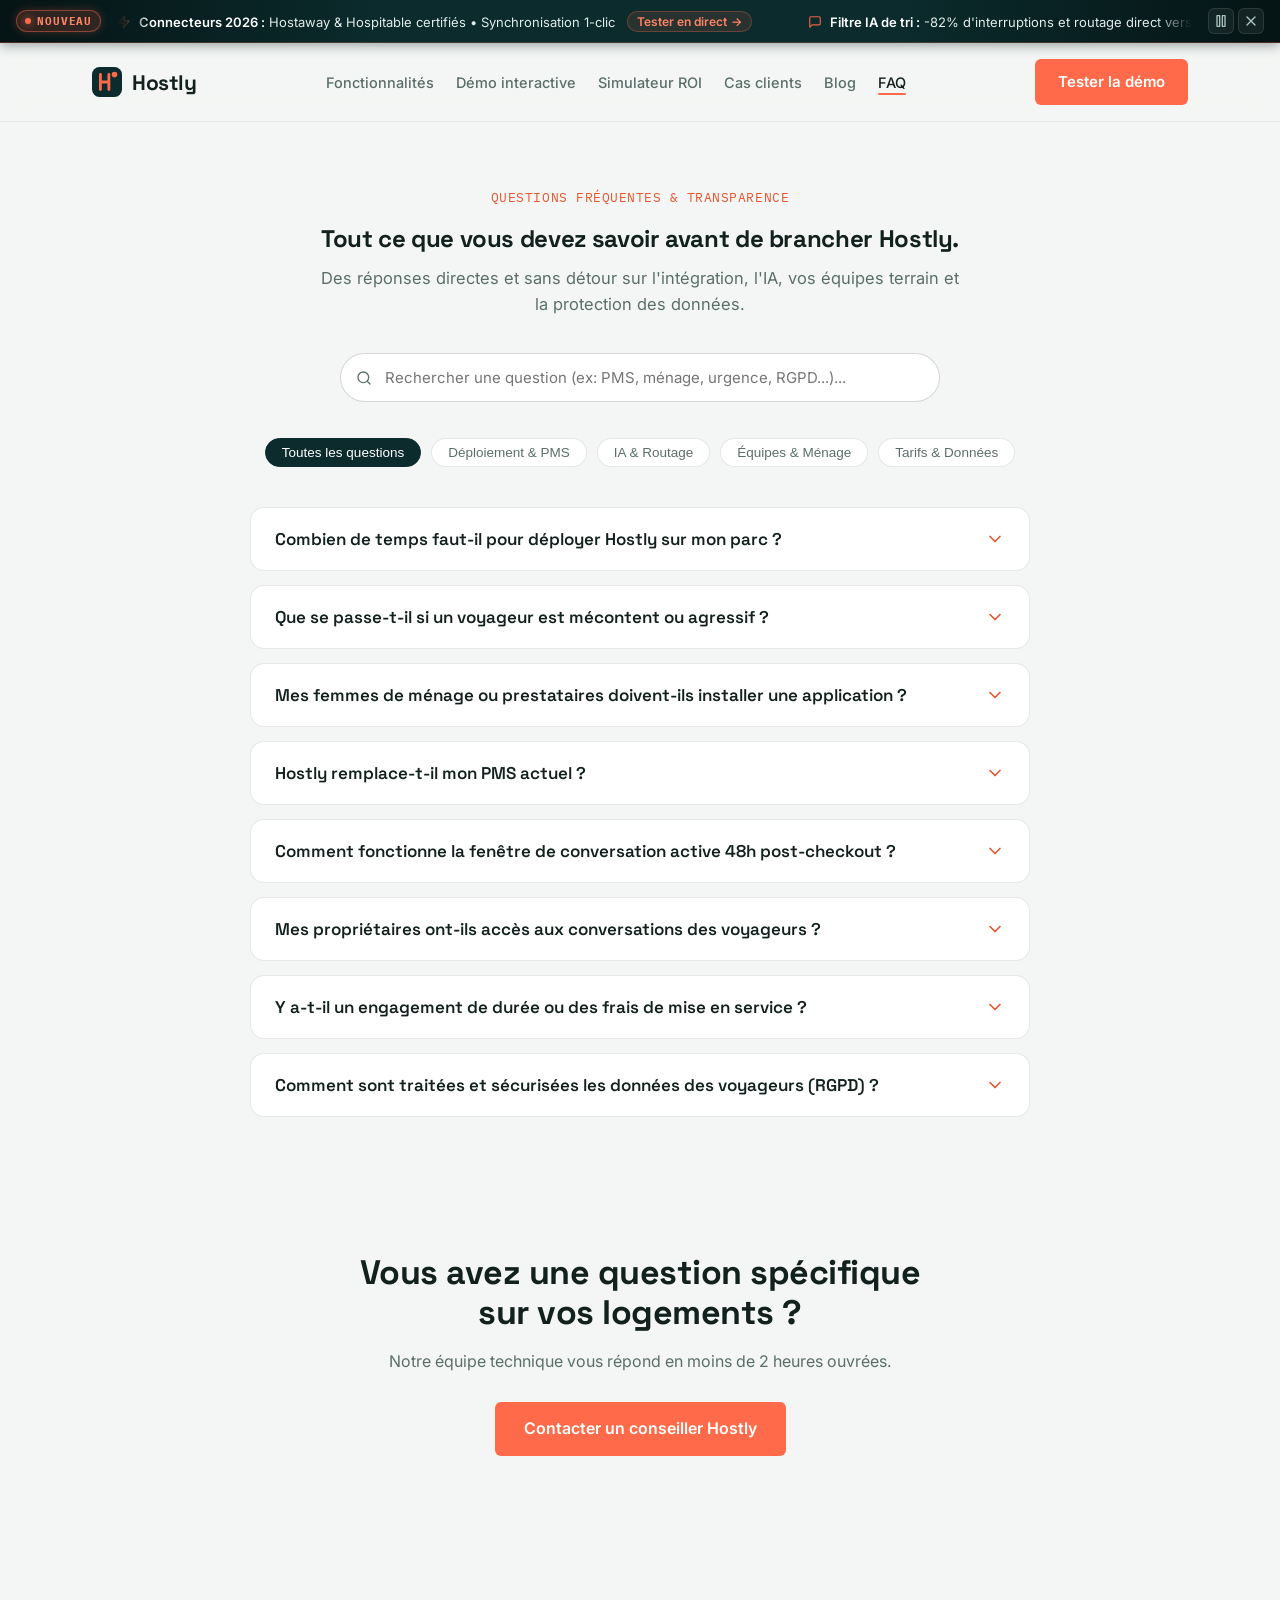
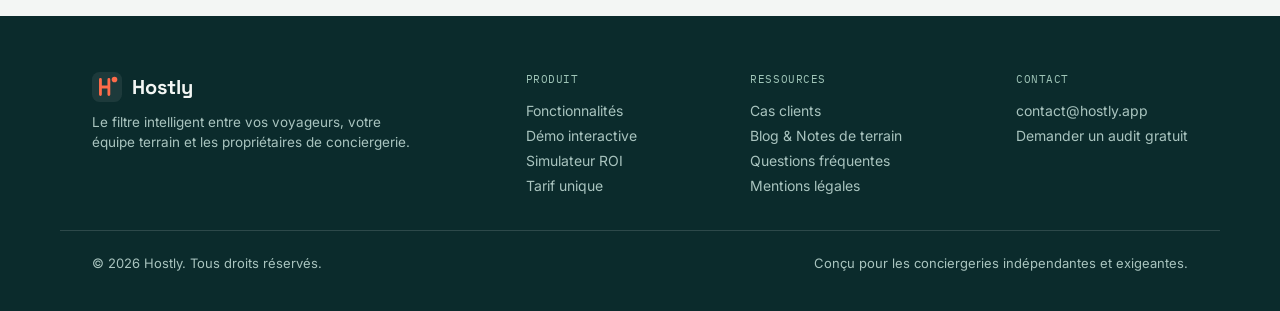
<file: faq.html>
<!DOCTYPE html>
<html lang="fr">
<head>
<meta charset="UTF-8">
<meta name="viewport" content="width=device-width, initial-scale=1.0">
<title>FAQ & Sécurité — Hostly</title>
<meta name="description" content="Toutes les réponses à vos questions sur le fonctionnement d'Hostly : déploiement, IA, WhatsApp, équipes terrain, PMS et sécurité.">
<meta http-equiv="X-Content-Type-Options" content="nosniff">
<meta http-equiv="X-Frame-Options" content="SAMEORIGIN">
<meta name="referrer" content="strict-origin-when-cross-origin">
<link rel="icon" href="data:image/svg+xml,<svg xmlns=%22http://www.w3.org/2000/svg%22 viewBox=%220 0 32 32%22><rect width=%2232%22 height=%2232%22 rx=%228%22 fill=%22%230B2B2C%22/><path d=%22M9 8v16M9 16h9M18 8v16%22 stroke=%22%23FF6B4A%22 stroke-width=%223%22 stroke-linecap=%22round%22/><circle cx=%2224%22 cy=%228%22 r=%223%22 fill=%22%23FF6B4A%22/></svg>">
<link rel="preconnect" href="https://fonts.googleapis.com">
<link rel="preconnect" href="https://fonts.gstatic.com" crossorigin>
<link href="https://fonts.googleapis.com/css2?family=Space+Grotesk:wght@500;600;700&family=Inter:wght@400;500;600&family=IBM+Plex+Mono:wght@400;500&display=swap" rel="stylesheet">
<link rel="stylesheet" href="css/styles.css">
</head>
<body>

<div class="noise-overlay" aria-hidden="true"></div>

<!-- TOP ANNOUNCEMENT TICKER -->
<div class="announcement-ticker" id="announcementTicker">
  <div class="ticker-badge-wrap">
    <span class="ticker-badge">
      <span class="ticker-dot"></span>
      <span>NOUVEAU</span>
    </span>
  </div>

  <div class="ticker-track-container" id="tickerTrackContainer">
    <div class="ticker-track">
      <div class="ticker-item">
        <svg class="ticker-svg" viewBox="0 0 24 24"><polygon points="13 2 3 14 12 14 11 22 21 10 12 10 13 2"/></svg>
        <span class="ticker-text"><strong>Connecteurs 2026 :</strong> Hostaway & Hospitable certifiés • Synchronisation 1-clic</span>
        <a href="demo.html" class="ticker-link">Tester en direct <span class="ticker-arrow">→</span></a>
      </div>
      <div class="ticker-item">
        <svg class="ticker-svg" viewBox="0 0 24 24"><path d="M21 15a2 2 0 0 1-2 2H7l-4 4V5a2 2 0 0 1 2-2h14a2 2 0 0 1 2 2z"/></svg>
        <span class="ticker-text"><strong>Filtre IA de tri :</strong> -82% d'interruptions et routage direct vers le bon prestataire</span>
        <a href="fonctionnalites.html" class="ticker-link">Découvrir <span class="ticker-arrow">→</span></a>
      </div>
      <div class="ticker-item">
        <svg class="ticker-svg" viewBox="0 0 24 24"><rect x="5" y="2" width="14" height="20" rx="2" ry="2"/><line x1="12" y1="18" x2="12.01" y2="18"/></svg>
        <span class="ticker-text"><strong>Expérience Voyageur :</strong> QR Code WhatsApp sans aucune application à installer</span>
        <a href="demo.html" class="ticker-link">Voir la démo <span class="ticker-arrow">→</span></a>
      </div>
      <div class="ticker-item">
        <svg class="ticker-svg" viewBox="0 0 24 24"><path d="M12 22s8-4 8-10V5l-8-3-8 3v7c0 6 8 10 8 10z"/></svg>
        <span class="ticker-text"><strong>Sécurité post-checkout :</strong> Fenêtre active +48h pour capter les objets oubliés</span>
        <a href="cas-clients.html" class="ticker-link">Cas clients <span class="ticker-arrow">→</span></a>
      </div>
      <div class="ticker-item">
        <svg class="ticker-svg" viewBox="0 0 24 24"><line x1="18" y1="20" x2="18" y2="10"/><line x1="12" y1="20" x2="12" y2="4"/><line x1="6" y1="20" x2="6" y2="14"/></svg>
        <span class="ticker-text"><strong>Rentabilité :</strong> Calculez vos heures économisées avec notre simulateur</span>
        <a href="simulateur.html" class="ticker-link">Calculer mon ROI <span class="ticker-arrow">→</span></a>
      </div>
      <!-- Doublon pour boucle infinie fluide -->
      <div class="ticker-item" aria-hidden="true">
        <svg class="ticker-svg" viewBox="0 0 24 24"><polygon points="13 2 3 14 12 14 11 22 21 10 12 10 13 2"/></svg>
        <span class="ticker-text"><strong>Connecteurs 2026 :</strong> Hostaway & Hospitable certifiés • Synchronisation 1-clic</span>
        <a href="demo.html" class="ticker-link">Tester en direct <span class="ticker-arrow">→</span></a>
      </div>
      <div class="ticker-item" aria-hidden="true">
        <svg class="ticker-svg" viewBox="0 0 24 24"><path d="M21 15a2 2 0 0 1-2 2H7l-4 4V5a2 2 0 0 1 2-2h14a2 2 0 0 1 2 2z"/></svg>
        <span class="ticker-text"><strong>Filtre IA de tri :</strong> -82% d'interruptions et routage direct vers le bon prestataire</span>
        <a href="fonctionnalites.html" class="ticker-link">Découvrir <span class="ticker-arrow">→</span></a>
      </div>
      <div class="ticker-item" aria-hidden="true">
        <svg class="ticker-svg" viewBox="0 0 24 24"><rect x="5" y="2" width="14" height="20" rx="2" ry="2"/><line x1="12" y1="18" x2="12.01" y2="18"/></svg>
        <span class="ticker-text"><strong>Expérience Voyageur :</strong> QR Code WhatsApp sans aucune application à installer</span>
        <a href="demo.html" class="ticker-link">Voir la démo <span class="ticker-arrow">→</span></a>
      </div>
      <div class="ticker-item" aria-hidden="true">
        <svg class="ticker-svg" viewBox="0 0 24 24"><path d="M12 22s8-4 8-10V5l-8-3-8 3v7c0 6 8 10 8 10z"/></svg>
        <span class="ticker-text"><strong>Sécurité post-checkout :</strong> Fenêtre active +48h pour capter les objets oubliés</span>
        <a href="cas-clients.html" class="ticker-link">Cas clients <span class="ticker-arrow">→</span></a>
      </div>
      <div class="ticker-item" aria-hidden="true">
        <svg class="ticker-svg" viewBox="0 0 24 24"><line x1="18" y1="20" x2="18" y2="10"/><line x1="12" y1="20" x2="12" y2="4"/><line x1="6" y1="20" x2="6" y2="14"/></svg>
        <span class="ticker-text"><strong>Rentabilité :</strong> Calculez vos heures économisées avec notre simulateur</span>
        <a href="simulateur.html" class="ticker-link">Calculer mon ROI <span class="ticker-arrow">→</span></a>
      </div>
    </div>
  </div>

  <div class="ticker-actions">
    <button class="ticker-pause-btn" aria-label="Mettre en pause le ticker" title="Pause / Reprendre">
      <svg class="icon-svg icon-sm ticker-pause-icon" viewBox="0 0 24 24"><rect x="6" y="4" width="4" height="16"/><rect x="14" y="4" width="4" height="16"/></svg>
      <svg class="icon-svg icon-sm ticker-play-icon" viewBox="0 0 24 24" style="display: none;"><polygon points="5 3 19 12 5 21 5 3"/></svg>
    </button>
    <button class="announcement-close" aria-label="Fermer la bannière" title="Fermer">
      <svg class="icon-svg icon-sm" viewBox="0 0 24 24"><line x1="18" y1="6" x2="6" y2="18"/><line x1="6" y1="6" x2="18" y2="18"/></svg>
    </button>
  </div>
</div>

<!-- HEADER NAVIGATION -->
<div class="header-wrapper">
  <header class="nav">
    <a href="index.html" class="logo" aria-label="Hostly — accueil">
      <svg viewBox="0 0 32 32" class="logo-mark" aria-hidden="true">
        <rect width="32" height="32" rx="8" fill="var(--ink)"/>
        <path d="M9 8v16M9 16h9M18 8v16" stroke="var(--coral)" stroke-width="3" stroke-linecap="round"/>
        <circle cx="24" cy="8" r="3" fill="var(--coral)"/>
      </svg>
      <span>Hostly</span>
    </a>
    <nav class="nav-links">
      <a href="fonctionnalites.html">Fonctionnalités</a>
      <a href="demo.html">Démo interactive</a>
      <a href="simulateur.html">Simulateur ROI</a>
      <a href="cas-clients.html">Cas clients</a>
      <a href="blog.html">Blog</a>
      <a href="faq.html" class="active">FAQ</a>
    </nav>
    <div class="nav-actions">
      <a href="demo.html" class="btn btn-primary btn-nav">Tester la démo</a>
      <button class="nav-toggle" id="navToggle" aria-label="Ouvrir le menu" aria-expanded="false">
        <span class="nav-toggle-icon">
          <span></span>
          <span></span>
          <span></span>
        </span>
      </button>
    </div>
  </header>
</div>

<!-- MENU MOBILE DRAWER -->
<div class="mobile-drawer" id="mobileDrawer">
  <a href="index.html">Accueil</a>
  <a href="fonctionnalites.html">Fonctionnalités</a>
  <a href="demo.html">Démo interactive</a>
  <a href="simulateur.html">Simulateur de ROI</a>
  <a href="cas-clients.html">Cas clients</a>
  <a href="blog.html">Blog</a>
  <a href="faq.html" class="active">FAQ</a>
  <a href="contact.html" class="btn btn-primary">Prendre RDV</a>
</div>

<main>

  <section class="faq-section">
    <div class="section-inner">
      <div style="text-align: center; max-width: 640px; margin: 0 auto 36px;">
        <p class="eyebrow eyebrow-dark">Questions fréquentes & Transparence</p>
        <h1>Tout ce que vous devez savoir avant de brancher Hostly.</h1>
        <p style="color: var(--muted); font-size: 16.5px;">Des réponses directes et sans détour sur l'intégration, l'IA, vos équipes terrain et la protection des données.</p>
      </div>

      <!-- RECHERCHE EN DIRECT -->
      <div class="faq-search-wrap">
        <svg class="icon-svg icon-sm faq-search-icon" viewBox="0 0 24 24"><circle cx="11" cy="11" r="8"/><line x1="21" y1="21" x2="16.65" y2="16.65"/></svg>
        <input type="text" class="faq-search-input" id="faqSearch" placeholder="Rechercher une question (ex: PMS, ménage, urgence, RGPD...)...">
      </div>

      <!-- CATEGORIES -->
      <div class="faq-filter-btns">
        <button class="faq-cat-btn active" data-category="all">Toutes les questions</button>
        <button class="faq-cat-btn" data-category="deploiement">Déploiement & PMS</button>
        <button class="faq-cat-btn" data-category="ia">IA & Routage</button>
        <button class="faq-cat-btn" data-category="equipe">Équipes & Ménage</button>
        <button class="faq-cat-btn" data-category="tarifs">Tarifs & Données</button>
      </div>

      <!-- ACCORDEONS LIST -->
      <div class="faq-list">
        
        <!-- Item 1 -->
        <div class="faq-item" data-category="deploiement">
          <button class="faq-question-btn">
            <span>Combien de temps faut-il pour déployer Hostly sur mon parc ?</span>
            <svg class="icon-svg icon-sm faq-arrow" viewBox="0 0 24 24"><polyline points="6 9 12 15 18 9"/></svg>
          </button>
          <div class="faq-answer">
            <p>Moins de 48 heures en moyenne. La synchronisation avec votre PMS (Hospitable, Hostaway, Guesty, etc.) se fait en quelques clics via notre connecteur API sécurisé. Nous générons immédiatement les kits de QR codes personnalisés pour chacun de vos logements.</p>
          </div>
        </div>

        <!-- Item 2 -->
        <div class="faq-item" data-category="ia">
          <button class="faq-question-btn">
            <span>Que se passe-t-il si un voyageur est mécontent ou agressif ?</span>
            <svg class="icon-svg icon-sm faq-arrow" viewBox="0 0 24 24"><polyline points="6 9 12 15 18 9"/></svg>
          </button>
          <div class="faq-answer">
            <p>L'IA Hostly intègre un analyseur de sentiment en continu. Dès qu'un mécontentement ou une insatisfaction est détecté, l'IA cesse les réponses automatiques et déclenche une <strong>escalade prioritaire immédiate</strong> vers le manager avec un résumé des faits pour une reprise en main humaine instantanée.</p>
          </div>
        </div>

        <!-- Item 3 -->
        <div class="faq-item" data-category="equipe">
          <button class="faq-question-btn">
            <span>Mes femmes de ménage ou prestataires doivent-ils installer une application ?</span>
            <svg class="icon-svg icon-sm faq-arrow" viewBox="0 0 24 24"><polyline points="6 9 12 15 18 9"/></svg>
          </button>
          <div class="faq-answer">
            <p>Absolument pas. Vos prestataires d'entretien reçoivent leurs fiches de tâches directement sur leur WhatsApp personnel ou par SMS. Elles contiennent uniquement ce qui les concerne : adresse, numéro de chambre, consigne précise et bouton de validation de tâche.</p>
          </div>
        </div>

        <!-- Item 4 -->
        <div class="faq-item" data-category="deploiement">
          <button class="faq-question-btn">
            <span>Hostly remplace-t-il mon PMS actuel ?</span>
            <svg class="icon-svg icon-sm faq-arrow" viewBox="0 0 24 24"><polyline points="6 9 12 15 18 9"/></svg>
          </button>
          <div class="faq-answer">
            <p>Non, et c'est voulu. Votre PMS (Hospitable, Hostaway, Smoobu, etc.) reste la source de vérité pour les réservations, les tarifs et les calendriers. Hostly se branche à côté pour assurer exclusivement la couche de coordination humaine et terrain pendant le séjour.</p>
          </div>
        </div>

        <!-- Item 5 -->
        <div class="faq-item" data-category="ia">
          <button class="faq-question-btn">
            <span>Comment fonctionne la fenêtre de conversation active 48h post-checkout ?</span>
            <svg class="icon-svg icon-sm faq-arrow" viewBox="0 0 24 24"><polyline points="6 9 12 15 18 9"/></svg>
          </button>
          <div class="faq-answer">
            <p>La conversation WhatsApp reste accessible au voyageur pendant 24 à 48 heures après son départ afin de capter un éventuel oubli d'objet ou une remarque sur l'état des lieux. Les messages post-départ sont systématiquement routés vers le manager, jamais vers le nettoyeur.</p>
          </div>
        </div>

        <!-- Item 6 -->
        <div class="faq-item" data-category="equipe">
          <button class="faq-question-btn">
            <span>Mes propriétaires ont-ils accès aux conversations des voyageurs ?</span>
            <svg class="icon-svg icon-sm faq-arrow" viewBox="0 0 24 24"><polyline points="6 9 12 15 18 9"/></svg>
          </button>
          <div class="faq-answer">
            <p>Oui. Chaque propriétaire dispose d'un espace de consultation passive. Il peut relire l'historique complet et les synthèses générées par l'IA à tout moment, mais ne reçoit <strong>aucune notification intempestive</strong> durant le séjour.</p>
          </div>
        </div>

        <!-- Item 7 -->
        <div class="faq-item" data-category="tarifs">
          <button class="faq-question-btn">
            <span>Y a-t-il un engagement de durée ou des frais de mise en service ?</span>
            <svg class="icon-svg icon-sm faq-arrow" viewBox="0 0 24 24"><polyline points="6 9 12 15 18 9"/></svg>
          </button>
          <div class="faq-answer">
            <p>Aucun engagement de durée. Le tarif est fixe : <strong>20 € HT / logement / mois</strong>, sans palier caché, sans commission sur vos réservations et sans frais d'installation. Vous pouvez résilier ou ajuster le nombre de logements à tout moment.</p>
          </div>
        </div>

        <!-- Item 8 -->
        <div class="faq-item" data-category="tarifs">
          <button class="faq-question-btn">
            <span>Comment sont traitées et sécurisées les données des voyageurs (RGPD) ?</span>
            <svg class="icon-svg icon-sm faq-arrow" viewBox="0 0 24 24"><polyline points="6 9 12 15 18 9"/></svg>
          </button>
          <div class="faq-answer">
            <p>Toutes les données sont hébergées sur des serveurs sécurisés en Union Européenne. Les données de contact des voyageurs sont anonymisées et purgées automatiquement après l'expiration de la fenêtre de clôture du séjour.</p>
          </div>
        </div>

      </div>

      <!-- EMPTY STATE RECHERCHE -->
      <div id="faqEmptyState" style="display: none; text-align: center; padding: 40px; color: var(--muted);">
        <p style="font-size: 16px;">Aucune question ne correspond exactement à votre recherche.</p>
        <a href="contact.html" class="btn btn-outline btn-sm">Poser votre question à notre équipe →</a>
      </div>

    </div>
  </section>

  <!-- CTA -->
  <section class="cta">
    <div class="section-inner cta-inner">
      <h2>Vous avez une question spécifique sur vos logements ?</h2>
      <p>Notre équipe technique vous répond en moins de 2 heures ouvrées.</p>
      <a href="contact.html" class="btn btn-primary btn-lg">Contacter un conseiller Hostly</a>
    </div>
  </section>

</main>

<!-- FOOTER -->
<footer class="footer">
  <div class="section-inner footer-inner">
    <div>
      <div class="footer-brand">
        <svg viewBox="0 0 32 32" class="logo-mark" aria-hidden="true">
          <rect width="32" height="32" rx="8" fill="var(--paper)" fill-opacity="0.08"/>
          <path d="M9 8v16M9 16h9M18 8v16" stroke="var(--coral)" stroke-width="3" stroke-linecap="round"/>
          <circle cx="24" cy="8" r="3" fill="var(--coral)"/>
        </svg>
        <span>Hostly</span>
      </div>
      <p class="footer-desc">Le filtre intelligent entre vos voyageurs, votre équipe terrain et les propriétaires de conciergerie.</p>
    </div>

    <div class="footer-nav-col">
      <span class="footer-nav-title">Produit</span>
      <div class="footer-links">
        <a href="fonctionnalites.html">Fonctionnalités</a>
        <a href="demo.html">Démo interactive</a>
        <a href="simulateur.html">Simulateur ROI</a>
        <a href="index.html#pricing">Tarif unique</a>
      </div>
    </div>

    <div class="footer-nav-col">
      <span class="footer-nav-title">Ressources</span>
      <div class="footer-links">
        <a href="cas-clients.html">Cas clients</a>
        <a href="blog.html">Blog & Notes de terrain</a>
        <a href="faq.html">Questions fréquentes</a>
        <a href="mentions-legales.html">Mentions légales</a>
      </div>
    </div>

    <div class="footer-nav-col">
      <span class="footer-nav-title">Contact</span>
      <div class="footer-links">
        <a href="mailto:contact@hostly.app">contact@hostly.app</a>
        <a href="contact.html">Demander un audit gratuit</a>
      </div>
    </div>
  </div>

  <div class="footer-bottom">
    <span>© 2026 Hostly. Tous droits réservés.</span>
    <span>Conçu pour les conciergeries indépendantes et exigeantes.</span>
  </div>
</footer>

<script src="js/script.js"></script>
<script src="js/faq.js"></script>
</body>
</html>
</file>
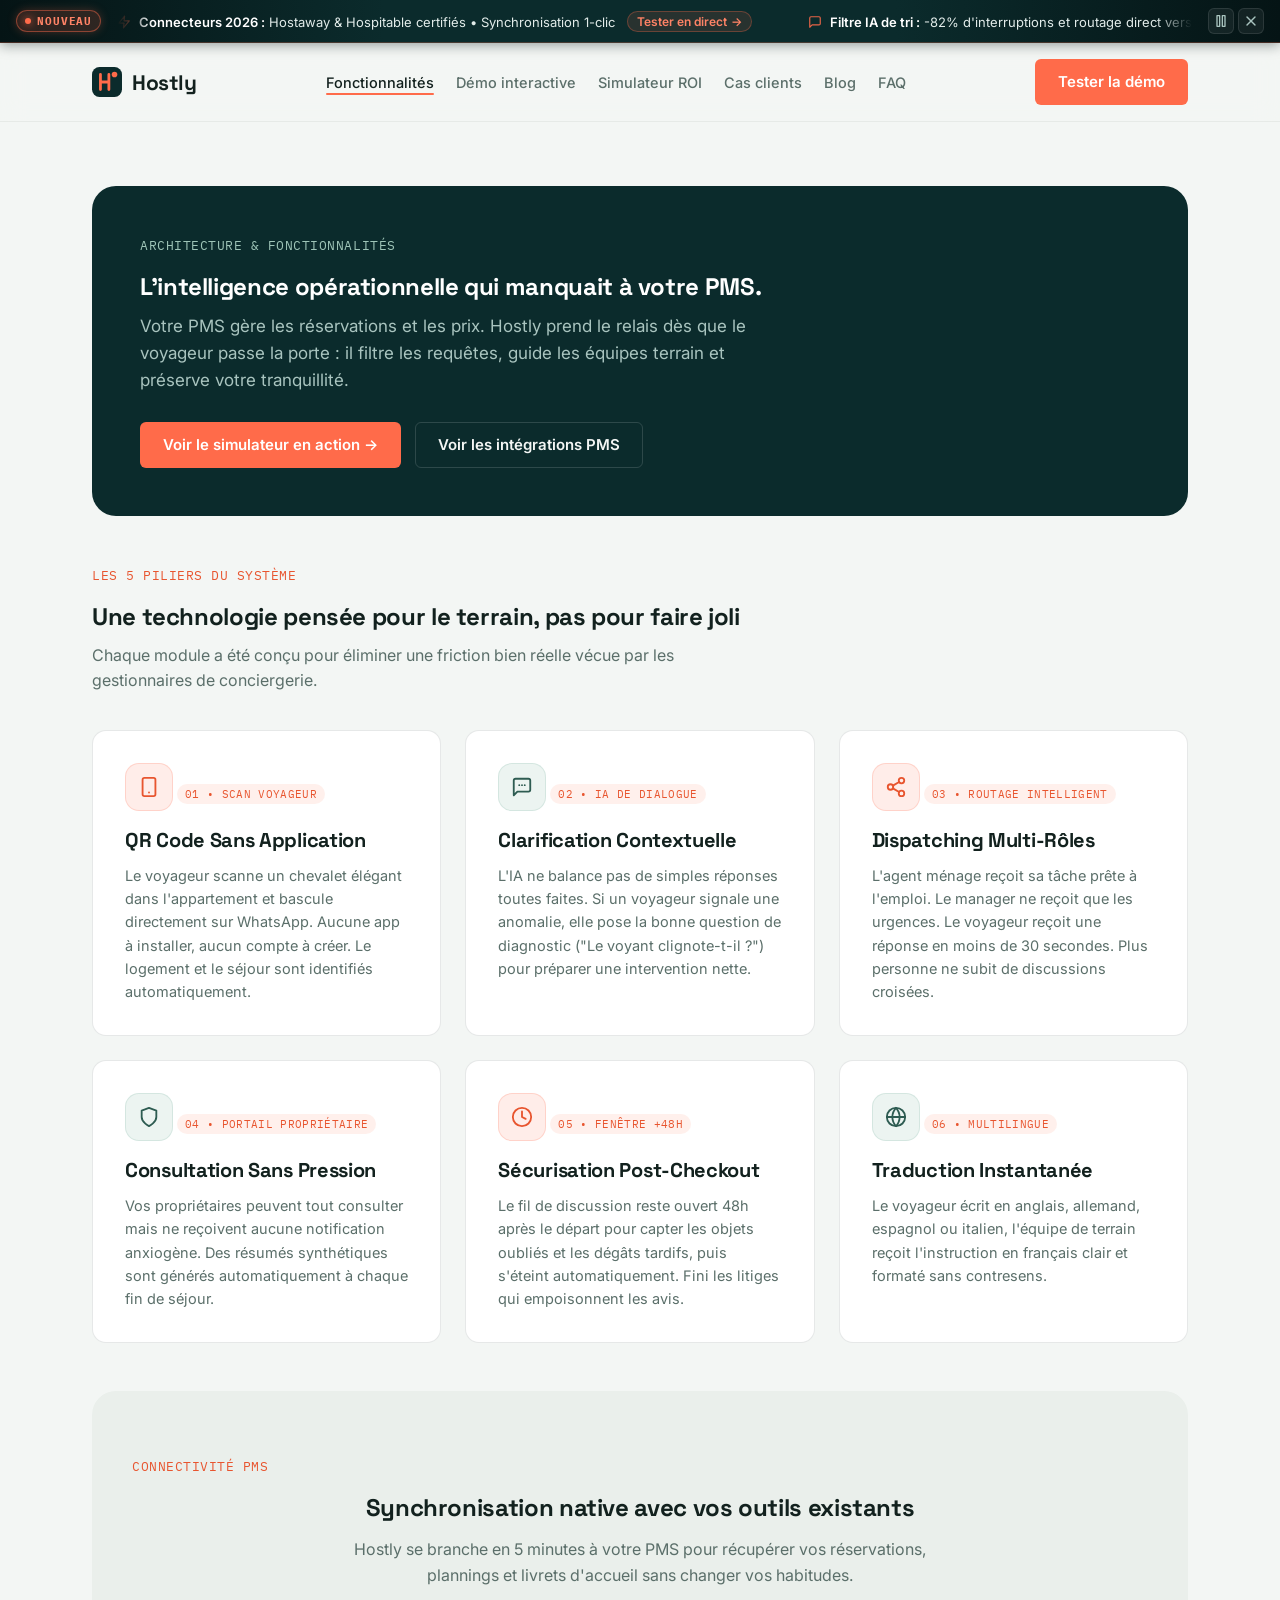
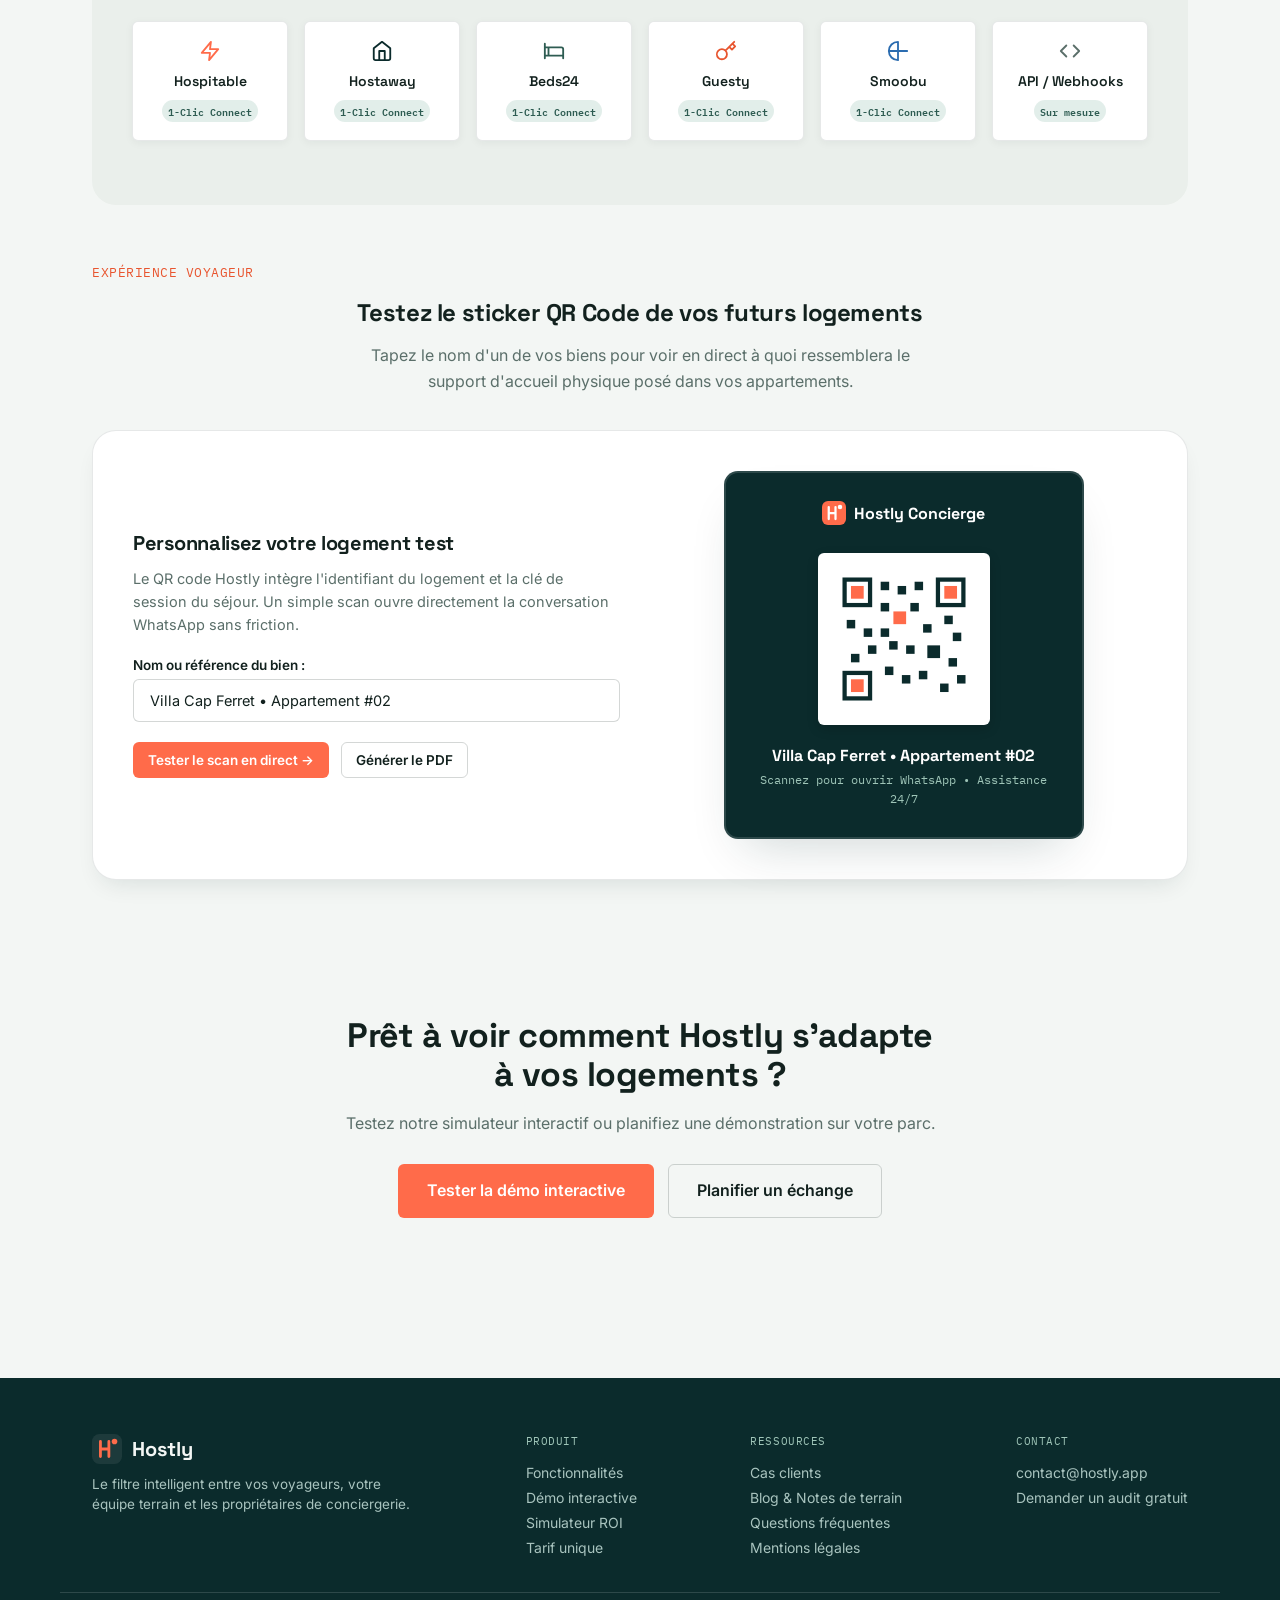
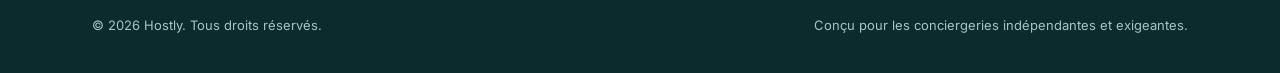
<file: fonctionnalites.html>
<!DOCTYPE html>
<html lang="fr">
<head>
<meta charset="UTF-8">
<meta name="viewport" content="width=device-width, initial-scale=1.0">
<title>Fonctionnalités — Hostly</title>
<meta name="description" content="Découvrez toutes les capacités d'Hostly : scan voyageur sans app, IA de clarification, routage automatique pour le ménage et tableau de bord propriétaire silencieux.">
<meta http-equiv="X-Content-Type-Options" content="nosniff">
<meta http-equiv="X-Frame-Options" content="SAMEORIGIN">
<meta name="referrer" content="strict-origin-when-cross-origin">
<link rel="icon" href="data:image/svg+xml,<svg xmlns=%22http://www.w3.org/2000/svg%22 viewBox=%220 0 32 32%22><rect width=%2232%22 height=%2232%22 rx=%228%22 fill=%22%230B2B2C%22/><path d=%22M9 8v16M9 16h9M18 8v16%22 stroke=%22%23FF6B4A%22 stroke-width=%223%22 stroke-linecap=%22round%22/><circle cx=%2224%22 cy=%228%22 r=%223%22 fill=%22%23FF6B4A%22/></svg>">
<link rel="preconnect" href="https://fonts.googleapis.com">
<link rel="preconnect" href="https://fonts.gstatic.com" crossorigin>
<link href="https://fonts.googleapis.com/css2?family=Space+Grotesk:wght@500;600;700&family=Inter:wght@400;500;600&family=IBM+Plex+Mono:wght@400;500&display=swap" rel="stylesheet">
<link rel="stylesheet" href="css/styles.css">
</head>
<body>

<div class="noise-overlay" aria-hidden="true"></div>

<!-- TOP ANNOUNCEMENT TICKER -->
<div class="announcement-ticker" id="announcementTicker">
  <div class="ticker-badge-wrap">
    <span class="ticker-badge">
      <span class="ticker-dot"></span>
      <span>NOUVEAU</span>
    </span>
  </div>

  <div class="ticker-track-container" id="tickerTrackContainer">
    <div class="ticker-track">
      <div class="ticker-item">
        <svg class="ticker-svg" viewBox="0 0 24 24"><polygon points="13 2 3 14 12 14 11 22 21 10 12 10 13 2"/></svg>
        <span class="ticker-text"><strong>Connecteurs 2026 :</strong> Hostaway & Hospitable certifiés • Synchronisation 1-clic</span>
        <a href="demo.html" class="ticker-link">Tester en direct <span class="ticker-arrow">→</span></a>
      </div>
      <div class="ticker-item">
        <svg class="ticker-svg" viewBox="0 0 24 24"><path d="M21 15a2 2 0 0 1-2 2H7l-4 4V5a2 2 0 0 1 2-2h14a2 2 0 0 1 2 2z"/></svg>
        <span class="ticker-text"><strong>Filtre IA de tri :</strong> -82% d'interruptions et routage direct vers le bon prestataire</span>
        <a href="fonctionnalites.html" class="ticker-link">Découvrir <span class="ticker-arrow">→</span></a>
      </div>
      <div class="ticker-item">
        <svg class="ticker-svg" viewBox="0 0 24 24"><rect x="5" y="2" width="14" height="20" rx="2" ry="2"/><line x1="12" y1="18" x2="12.01" y2="18"/></svg>
        <span class="ticker-text"><strong>Expérience Voyageur :</strong> QR Code WhatsApp sans aucune application à installer</span>
        <a href="demo.html" class="ticker-link">Voir la démo <span class="ticker-arrow">→</span></a>
      </div>
      <div class="ticker-item">
        <svg class="ticker-svg" viewBox="0 0 24 24"><path d="M12 22s8-4 8-10V5l-8-3-8 3v7c0 6 8 10 8 10z"/></svg>
        <span class="ticker-text"><strong>Sécurité post-checkout :</strong> Fenêtre active +48h pour capter les objets oubliés</span>
        <a href="cas-clients.html" class="ticker-link">Cas clients <span class="ticker-arrow">→</span></a>
      </div>
      <div class="ticker-item">
        <svg class="ticker-svg" viewBox="0 0 24 24"><line x1="18" y1="20" x2="18" y2="10"/><line x1="12" y1="20" x2="12" y2="4"/><line x1="6" y1="20" x2="6" y2="14"/></svg>
        <span class="ticker-text"><strong>Rentabilité :</strong> Calculez vos heures économisées avec notre simulateur</span>
        <a href="simulateur.html" class="ticker-link">Calculer mon ROI <span class="ticker-arrow">→</span></a>
      </div>
      <!-- Doublon pour boucle infinie fluide -->
      <div class="ticker-item" aria-hidden="true">
        <svg class="ticker-svg" viewBox="0 0 24 24"><polygon points="13 2 3 14 12 14 11 22 21 10 12 10 13 2"/></svg>
        <span class="ticker-text"><strong>Connecteurs 2026 :</strong> Hostaway & Hospitable certifiés • Synchronisation 1-clic</span>
        <a href="demo.html" class="ticker-link">Tester en direct <span class="ticker-arrow">→</span></a>
      </div>
      <div class="ticker-item" aria-hidden="true">
        <svg class="ticker-svg" viewBox="0 0 24 24"><path d="M21 15a2 2 0 0 1-2 2H7l-4 4V5a2 2 0 0 1 2-2h14a2 2 0 0 1 2 2z"/></svg>
        <span class="ticker-text"><strong>Filtre IA de tri :</strong> -82% d'interruptions et routage direct vers le bon prestataire</span>
        <a href="fonctionnalites.html" class="ticker-link">Découvrir <span class="ticker-arrow">→</span></a>
      </div>
      <div class="ticker-item" aria-hidden="true">
        <svg class="ticker-svg" viewBox="0 0 24 24"><rect x="5" y="2" width="14" height="20" rx="2" ry="2"/><line x1="12" y1="18" x2="12.01" y2="18"/></svg>
        <span class="ticker-text"><strong>Expérience Voyageur :</strong> QR Code WhatsApp sans aucune application à installer</span>
        <a href="demo.html" class="ticker-link">Voir la démo <span class="ticker-arrow">→</span></a>
      </div>
      <div class="ticker-item" aria-hidden="true">
        <svg class="ticker-svg" viewBox="0 0 24 24"><path d="M12 22s8-4 8-10V5l-8-3-8 3v7c0 6 8 10 8 10z"/></svg>
        <span class="ticker-text"><strong>Sécurité post-checkout :</strong> Fenêtre active +48h pour capter les objets oubliés</span>
        <a href="cas-clients.html" class="ticker-link">Cas clients <span class="ticker-arrow">→</span></a>
      </div>
      <div class="ticker-item" aria-hidden="true">
        <svg class="ticker-svg" viewBox="0 0 24 24"><line x1="18" y1="20" x2="18" y2="10"/><line x1="12" y1="20" x2="12" y2="4"/><line x1="6" y1="20" x2="6" y2="14"/></svg>
        <span class="ticker-text"><strong>Rentabilité :</strong> Calculez vos heures économisées avec notre simulateur</span>
        <a href="simulateur.html" class="ticker-link">Calculer mon ROI <span class="ticker-arrow">→</span></a>
      </div>
    </div>
  </div>

  <div class="ticker-actions">
    <button class="ticker-pause-btn" aria-label="Mettre en pause le ticker" title="Pause / Reprendre">
      <svg class="icon-svg icon-sm ticker-pause-icon" viewBox="0 0 24 24"><rect x="6" y="4" width="4" height="16"/><rect x="14" y="4" width="4" height="16"/></svg>
      <svg class="icon-svg icon-sm ticker-play-icon" viewBox="0 0 24 24" style="display: none;"><polygon points="5 3 19 12 5 21 5 3"/></svg>
    </button>
    <button class="announcement-close" aria-label="Fermer la bannière" title="Fermer">
      <svg class="icon-svg icon-sm" viewBox="0 0 24 24"><line x1="18" y1="6" x2="6" y2="18"/><line x1="6" y1="6" x2="18" y2="18"/></svg>
    </button>
  </div>
</div>

<!-- HEADER NAVIGATION -->
<div class="header-wrapper">
  <header class="nav">
    <a href="index.html" class="logo" aria-label="Hostly — accueil">
      <svg viewBox="0 0 32 32" class="logo-mark" aria-hidden="true">
        <rect width="32" height="32" rx="8" fill="var(--ink)"/>
        <path d="M9 8v16M9 16h9M18 8v16" stroke="var(--coral)" stroke-width="3" stroke-linecap="round"/>
        <circle cx="24" cy="8" r="3" fill="var(--coral)"/>
      </svg>
      <span>Hostly</span>
    </a>
    <nav class="nav-links">
      <a href="fonctionnalites.html" class="active">Fonctionnalités</a>
      <a href="demo.html">Démo interactive</a>
      <a href="simulateur.html">Simulateur ROI</a>
      <a href="cas-clients.html">Cas clients</a>
      <a href="blog.html">Blog</a>
      <a href="faq.html">FAQ</a>
    </nav>
    <div class="nav-actions">
      <a href="demo.html" class="btn btn-primary btn-nav">Tester la démo</a>
      <button class="nav-toggle" id="navToggle" aria-label="Ouvrir le menu" aria-expanded="false">
        <span class="nav-toggle-icon">
          <span></span>
          <span></span>
          <span></span>
        </span>
      </button>
    </div>
  </header>
</div>

<!-- MENU MOBILE DRAWER -->
<div class="mobile-drawer" id="mobileDrawer">
  <a href="index.html">Accueil</a>
  <a href="fonctionnalites.html" class="active">Fonctionnalités</a>
  <a href="demo.html">Démo interactive</a>
  <a href="simulateur.html">Simulateur de ROI</a>
  <a href="cas-clients.html">Cas clients</a>
  <a href="blog.html">Blog</a>
  <a href="faq.html">FAQ</a>
  <a href="contact.html" class="btn btn-primary">Demander une démo</a>
</div>

<main>

  <!-- FEATURES HERO -->
  <section class="features-page-section">
    <div class="section-inner">
      <div class="features-hero-card glow-card">
        <p class="eyebrow">Architecture & Fonctionnalités</p>
        <h1 style="color: #fff; max-width: 720px;">L'intelligence opérationnelle qui manquait à votre PMS.</h1>
        <p style="color: var(--muted-on-ink); font-size: 17px; max-width: 620px;">Votre PMS gère les réservations et les prix. Hostly prend le relais dès que le voyageur passe la porte : il filtre les requêtes, guide les équipes terrain et préserve votre tranquillité.</p>
        <div style="margin-top: 28px; display: flex; gap: 14px; flex-wrap: wrap;">
          <a href="demo.html" class="btn btn-primary">Voir le simulateur en action →</a>
          <a href="#pms" class="btn btn-ghost">Voir les intégrations PMS</a>
        </div>
      </div>

      <!-- LES 5 PILIERS D'HOSTLY -->
      <p class="eyebrow eyebrow-dark">Les 5 piliers du système</p>
      <h2>Une technologie pensée pour le terrain, pas pour faire joli</h2>
      <p style="color: var(--muted); max-width: 640px; margin-bottom: 36px;">Chaque module a été conçu pour éliminer une friction bien réelle vécue par les gestionnaires de conciergerie.</p>

      <div class="features-pillars-grid">
        <!-- Pilier 1 -->
        <div class="pillar-card glow-card">
          <div class="icon-box icon-box-coral">
            <svg class="icon-svg icon-md" viewBox="0 0 24 24"><rect x="5" y="2" width="14" height="20" rx="2" ry="2"/><line x1="12" y1="18" x2="12.01" y2="18"/></svg>
          </div>
          <span class="mono-tag" style="margin-bottom: 12px; display: inline-flex;">01 • Scan voyageur</span>
          <h3>QR Code Sans Application</h3>
          <p>Le voyageur scanne un chevalet élégant dans l'appartement et bascule directement sur WhatsApp. Aucune app à installer, aucun compte à créer. Le logement et le séjour sont identifiés automatiquement.</p>
        </div>

        <!-- Pilier 2 -->
        <div class="pillar-card glow-card">
          <div class="icon-box icon-box-sage">
            <svg class="icon-svg icon-md" viewBox="0 0 24 24"><path d="M21 15a2 2 0 0 1-2 2H7l-4 4V5a2 2 0 0 1 2-2h14a2 2 0 0 1 2 2z"/><line x1="9" y1="10" x2="9.01" y2="10"/><line x1="12" y1="10" x2="12.01" y2="10"/><line x1="15" y1="10" x2="15.01" y2="10"/></svg>
          </div>
          <span class="mono-tag" style="margin-bottom: 12px; display: inline-flex;">02 • IA de dialogue</span>
          <h3>Clarification Contextuelle</h3>
          <p>L'IA ne balance pas de simples réponses toutes faites. Si un voyageur signale une anomalie, elle pose la bonne question de diagnostic ("Le voyant clignote-t-il ?") pour préparer une intervention nette.</p>
        </div>

        <!-- Pilier 3 -->
        <div class="pillar-card glow-card">
          <div class="icon-box icon-box-coral">
            <svg class="icon-svg icon-md" viewBox="0 0 24 24"><circle cx="18" cy="5" r="3"/><circle cx="6" cy="12" r="3"/><circle cx="18" cy="19" r="3"/><line x1="8.59" y1="13.51" x2="15.42" y2="17.49"/><line x1="15.41" y1="6.51" x2="8.59" y2="10.49"/></svg>
          </div>
          <span class="mono-tag" style="margin-bottom: 12px; display: inline-flex;">03 • Routage intelligent</span>
          <h3>Dispatching Multi-Rôles</h3>
          <p>L'agent ménage reçoit sa tâche prête à l'emploi. Le manager ne reçoit que les urgences. Le voyageur reçoit une réponse en moins de 30 secondes. Plus personne ne subit de discussions croisées.</p>
        </div>

        <!-- Pilier 4 -->
        <div class="pillar-card glow-card">
          <div class="icon-box icon-box-sage">
            <svg class="icon-svg icon-md" viewBox="0 0 24 24"><path d="M12 22s8-4 8-10V5l-8-3-8 3v7c0 6 8 10 8 10z"/></svg>
          </div>
          <span class="mono-tag" style="margin-bottom: 12px; display: inline-flex;">04 • Portail propriétaire</span>
          <h3>Consultation Sans Pression</h3>
          <p>Vos propriétaires peuvent tout consulter mais ne reçoivent aucune notification anxiogène. Des résumés synthétiques sont générés automatiquement à chaque fin de séjour.</p>
        </div>

        <!-- Pilier 5 -->
        <div class="pillar-card glow-card">
          <div class="icon-box icon-box-coral">
            <svg class="icon-svg icon-md" viewBox="0 0 24 24"><circle cx="12" cy="12" r="10"/><polyline points="12 6 12 12 16 14"/></svg>
          </div>
          <span class="mono-tag" style="margin-bottom: 12px; display: inline-flex;">05 • Fenêtre +48h</span>
          <h3>Sécurisation Post-Checkout</h3>
          <p>Le fil de discussion reste ouvert 48h après le départ pour capter les objets oubliés et les dégâts tardifs, puis s'éteint automatiquement. Fini les litiges qui empoisonnent les avis.</p>
        </div>

        <!-- Pilier 6 -->
        <div class="pillar-card glow-card">
          <div class="icon-box icon-box-sage">
            <svg class="icon-svg icon-md" viewBox="0 0 24 24"><circle cx="12" cy="12" r="10"/><line x1="2" y1="12" x2="22" y2="12"/><path d="M12 2a15.3 15.3 0 0 1 4 10 15.3 15.3 0 0 1-4 10 15.3 15.3 0 0 1-4-10 15.3 15.3 0 0 1 4-10z"/></svg>
          </div>
          <span class="mono-tag" style="margin-bottom: 12px; display: inline-flex;">06 • Multilingue</span>
          <h3>Traduction Instantanée</h3>
          <p>Le voyageur écrit en anglais, allemand, espagnol ou italien, l'équipe de terrain reçoit l'instruction en français clair et formaté sans contresens.</p>
        </div>
      </div>

      <!-- SECTION PMS INTEGRATION -->
      <div class="pms-section" id="pms">
        <p class="eyebrow eyebrow-dark" style="text-align: center; width: 100%;">Connectivité PMS</p>
        <h2 style="text-align: center; max-width: 680px; margin: 0 auto 16px;">Synchronisation native avec vos outils existants</h2>
        <p style="text-align: center; color: var(--muted); max-width: 580px; margin: 0 auto 32px;">Hostly se branche en 5 minutes à votre PMS pour récupérer vos réservations, plannings et livrets d'accueil sans changer vos habitudes.</p>

        <div class="pms-grid">
          <div class="pms-badge tilt-card">
            <svg class="icon-svg icon-md" viewBox="0 0 24 24" style="color: var(--coral);"><polygon points="13 2 3 14 12 14 11 22 21 10 12 10 13 2"/></svg>
            <span>Hospitable</span>
            <span class="pms-status">1-Clic Connect</span>
          </div>
          <div class="pms-badge tilt-card">
            <svg class="icon-svg icon-md" viewBox="0 0 24 24" style="color: var(--ink);"><path d="M3 9l9-7 9 7v11a2 2 0 0 1-2 2H5a2 2 0 0 1-2-2z"/><polyline points="9 22 9 12 15 12 15 22"/></svg>
            <span>Hostaway</span>
            <span class="pms-status">1-Clic Connect</span>
          </div>
          <div class="pms-badge tilt-card">
            <svg class="icon-svg icon-md" viewBox="0 0 24 24" style="color: var(--sage-dark);"><path d="M2 4v16M2 8h18a2 2 0 0 1 2 2v10M2 17h20M6 8v9"/></svg>
            <span>Beds24</span>
            <span class="pms-status">1-Clic Connect</span>
          </div>
          <div class="pms-badge tilt-card">
            <svg class="icon-svg icon-md" viewBox="0 0 24 24" style="color: var(--coral-dark);"><path d="M21 2l-2 2m-7.61 7.61a5.5 5.5 0 1 1-7.778 7.778 5.5 5.5 0 0 1 7.777-7.777zm0 0L15.5 7.5m0 0l3 3L22 7l-3-3m-3.5 3.5L19 4"/></svg>
            <span>Guesty</span>
            <span class="pms-status">1-Clic Connect</span>
          </div>
          <div class="pms-badge tilt-card">
            <svg class="icon-svg icon-md" viewBox="0 0 24 24" style="color: #2B6CB0;"><path d="M2 12h20M2 12a10 10 0 0 1 10-10v20A10 10 0 0 1 2 12z"/></svg>
            <span>Smoobu</span>
            <span class="pms-status">1-Clic Connect</span>
          </div>
          <div class="pms-badge tilt-card">
            <svg class="icon-svg icon-md" viewBox="0 0 24 24" style="color: var(--muted);"><polyline points="16 18 22 12 16 6"/><polyline points="8 6 2 12 8 18"/></svg>
            <span>API / Webhooks</span>
            <span class="pms-status">Sur mesure</span>
          </div>
        </div>
      </div>

      <!-- WIDGET GENERATEUR DE QR CODE INTERACTIF -->
      <div style="margin-top: 56px;">
        <p class="eyebrow eyebrow-dark" style="text-align: center; width: 100%;">Expérience Voyageur</p>
        <h2 style="text-align: center; max-width: 680px; margin: 0 auto 16px;">Testez le sticker QR Code de vos futurs logements</h2>
        <p style="text-align: center; color: var(--muted); max-width: 580px; margin: 0 auto 32px;">Tapez le nom d'un de vos biens pour voir en direct à quoi ressemblera le support d'accueil physique posé dans vos appartements.</p>

        <div class="qr-generator-card">
          <div>
            <h3 style="font-size: 20px; margin-bottom: 12px;">Personnalisez votre logement test</h3>
            <p style="color: var(--muted); font-size: 14.5px; margin-bottom: 20px;">Le QR code Hostly intègre l'identifiant du logement et la clé de session du séjour. Un simple scan ouvre directement la conversation WhatsApp sans friction.</p>

            <div class="form-group">
              <label class="form-label">Nom ou référence du bien :</label>
              <input type="text" id="qrPropertyNameInput" class="form-input" value="Villa Cap Ferret • Appartement #02" placeholder="Ex: Loft République #05">
            </div>

            <div style="display: flex; gap: 12px; margin-top: 20px; flex-wrap: wrap;">
              <a href="demo.html" class="btn btn-primary btn-sm">Tester le scan en direct →</a>
              <button class="btn btn-outline btn-sm" onclick="showToast('Modèle de sticker haute définition prêt pour impression !')">Générer le PDF</button>
            </div>
          </div>

          <div class="qr-sticker-mockup glow-card">
            <div style="display: flex; align-items: center; justify-content: center; gap: 8px; margin-bottom: 12px;">
              <svg viewBox="0 0 32 32" style="width: 24px; height: 24px;">
                <rect width="32" height="32" rx="8" fill="var(--coral)"/>
                <path d="M9 8v16M9 16h9M18 8v16" stroke="#fff" stroke-width="3" stroke-linecap="round"/>
                <circle cx="24" cy="8" r="3" fill="#fff"/>
              </svg>
              <span style="font-family: var(--font-display); font-weight: 700; font-size: 16px; color: #fff;">Hostly Concierge</span>
            </div>

            <div class="qr-code-svg-wrap">
              <!-- SVG QR Code Vector -->
              <svg width="140" height="140" viewBox="0 0 33 33" style="display: block;">
                <!-- QR Code matrix illustration -->
                <rect width="33" height="33" fill="#ffffff"/>
                <!-- Top Left Marker -->
                <rect x="2" y="2" width="7" height="7" fill="#0B2B2C"/>
                <rect x="3" y="3" width="5" height="5" fill="#ffffff"/>
                <rect x="4" y="4" width="3" height="3" fill="#FF6B4A"/>
                <!-- Top Right Marker -->
                <rect x="24" y="2" width="7" height="7" fill="#0B2B2C"/>
                <rect x="25" y="3" width="5" height="5" fill="#ffffff"/>
                <rect x="26" y="4" width="3" height="3" fill="#FF6B4A"/>
                <!-- Bottom Left Marker -->
                <rect x="2" y="24" width="7" height="7" fill="#0B2B2C"/>
                <rect x="3" y="25" width="5" height="5" fill="#ffffff"/>
                <rect x="4" y="26" width="3" height="3" fill="#FF6B4A"/>
                <!-- Pattern data dots -->
                <rect x="11" y="3" width="2" height="2" fill="#0B2B2C"/>
                <rect x="15" y="4" width="2" height="2" fill="#0B2B2C"/>
                <rect x="19" y="3" width="2" height="2" fill="#0B2B2C"/>
                <rect x="11" y="8" width="2" height="2" fill="#0B2B2C"/>
                <rect x="14" y="10" width="3" height="3" fill="#FF6B4A"/>
                <rect x="18" y="8" width="2" height="2" fill="#0B2B2C"/>
                <rect x="3" y="12" width="2" height="2" fill="#0B2B2C"/>
                <rect x="7" y="14" width="2" height="2" fill="#0B2B2C"/>
                <rect x="11" y="14" width="2" height="2" fill="#0B2B2C"/>
                <rect x="21" y="13" width="2" height="2" fill="#0B2B2C"/>
                <rect x="26" y="11" width="2" height="2" fill="#0B2B2C"/>
                <rect x="28" y="15" width="2" height="2" fill="#0B2B2C"/>
                <rect x="13" y="17" width="2" height="2" fill="#0B2B2C"/>
                <rect x="17" y="18" width="2" height="2" fill="#0B2B2C"/>
                <rect x="4" y="20" width="2" height="2" fill="#0B2B2C"/>
                <rect x="8" y="18" width="2" height="2" fill="#0B2B2C"/>
                <rect x="22" y="18" width="3" height="3" fill="#0B2B2C"/>
                <rect x="27" y="21" width="2" height="2" fill="#0B2B2C"/>
                <rect x="12" y="23" width="2" height="2" fill="#0B2B2C"/>
                <rect x="16" y="25" width="2" height="2" fill="#0B2B2C"/>
                <rect x="20" y="24" width="2" height="2" fill="#0B2B2C"/>
                <rect x="25" y="27" width="2" height="2" fill="#0B2B2C"/>
                <rect x="29" y="25" width="2" height="2" fill="#0B2B2C"/>
              </svg>
            </div>

            <div class="qr-property-name" id="qrPropertyNameDisplay">Villa Cap Ferret • Appartement #02</div>
            <p class="qr-instructions">Scannez pour ouvrir WhatsApp • Assistance 24/7</p>
          </div>
        </div>
      </div>

    </div>
  </section>

  <!-- CTA -->
  <section class="cta">
    <div class="section-inner cta-inner">
      <h2>Prêt à voir comment Hostly s'adapte à vos logements ?</h2>
      <p>Testez notre simulateur interactif ou planifiez une démonstration sur votre parc.</p>
      <div style="display: flex; justify-content: center; gap: 14px; flex-wrap: wrap;">
        <a href="demo.html" class="btn btn-primary btn-lg">Tester la démo interactive</a>
        <a href="contact.html" class="btn btn-outline btn-lg">Planifier un échange</a>
      </div>
    </div>
  </section>

</main>

<!-- FOOTER -->
<footer class="footer">
  <div class="section-inner footer-inner">
    <div>
      <div class="footer-brand">
        <svg viewBox="0 0 32 32" class="logo-mark" aria-hidden="true">
          <rect width="32" height="32" rx="8" fill="var(--paper)" fill-opacity="0.08"/>
          <path d="M9 8v16M9 16h9M18 8v16" stroke="var(--coral)" stroke-width="3" stroke-linecap="round"/>
          <circle cx="24" cy="8" r="3" fill="var(--coral)"/>
        </svg>
        <span>Hostly</span>
      </div>
      <p class="footer-desc">Le filtre intelligent entre vos voyageurs, votre équipe terrain et les propriétaires de conciergerie.</p>
    </div>

    <div class="footer-nav-col">
      <span class="footer-nav-title">Produit</span>
      <div class="footer-links">
        <a href="fonctionnalites.html">Fonctionnalités</a>
        <a href="demo.html">Démo interactive</a>
        <a href="simulateur.html">Simulateur ROI</a>
        <a href="index.html#pricing">Tarif unique</a>
      </div>
    </div>

    <div class="footer-nav-col">
      <span class="footer-nav-title">Ressources</span>
      <div class="footer-links">
        <a href="cas-clients.html">Cas clients</a>
        <a href="blog.html">Blog & Notes de terrain</a>
        <a href="faq.html">Questions fréquentes</a>
        <a href="mentions-legales.html">Mentions légales</a>
      </div>
    </div>

    <div class="footer-nav-col">
      <span class="footer-nav-title">Contact</span>
      <div class="footer-links">
        <a href="mailto:contact@hostly.app">contact@hostly.app</a>
        <a href="contact.html">Demander un audit gratuit</a>
      </div>
    </div>
  </div>

  <div class="footer-bottom">
    <span>© 2026 Hostly. Tous droits réservés.</span>
    <span>Conçu pour les conciergeries indépendantes et exigeantes.</span>
  </div>
</footer>

<script src="js/script.js"></script>
</body>
</html>
</file>
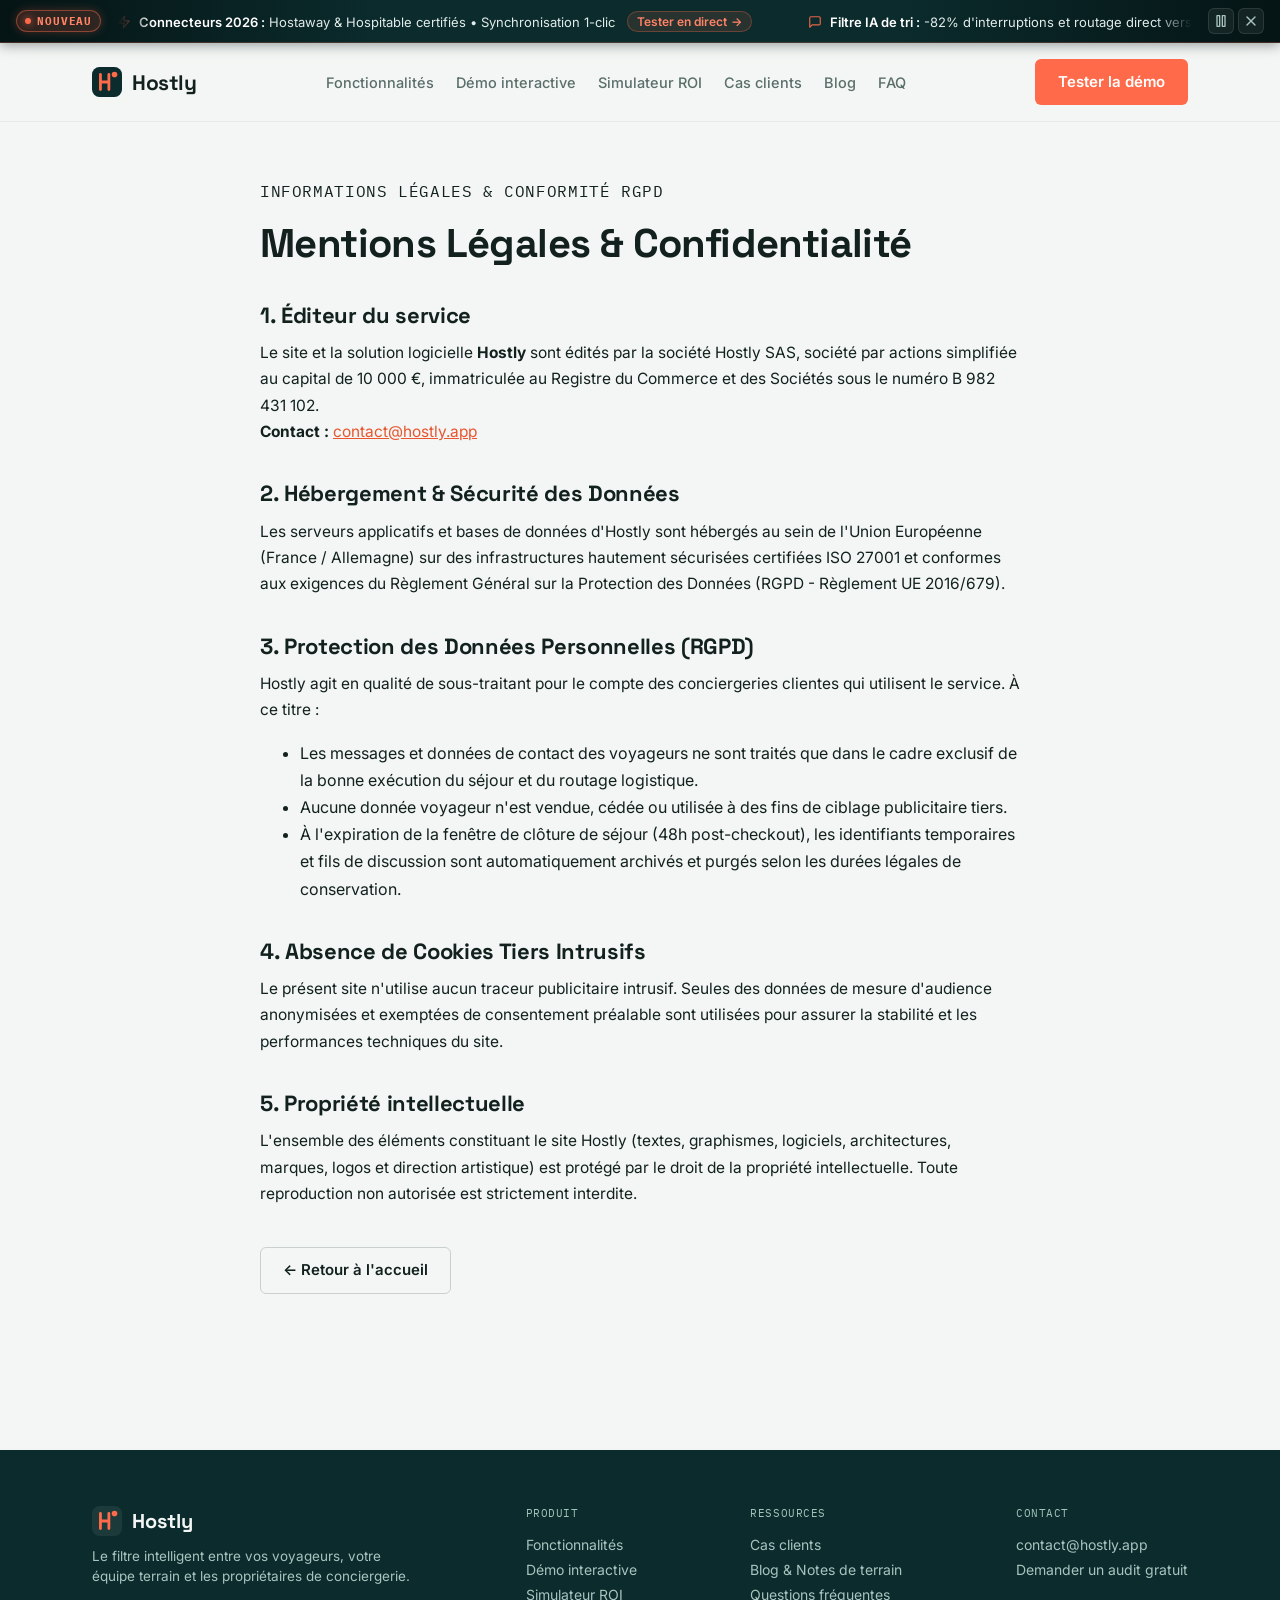
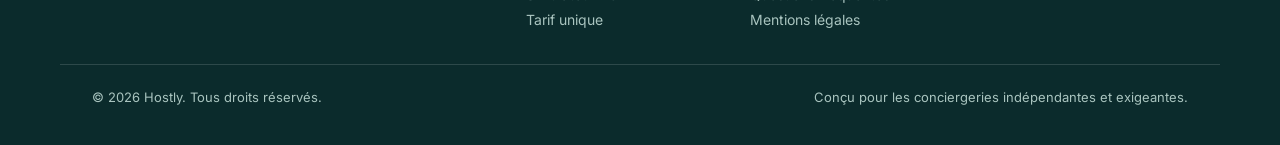
<file: mentions-legales.html>
<!DOCTYPE html>
<html lang="fr">
<head>
<meta charset="UTF-8">
<meta name="viewport" content="width=device-width, initial-scale=1.0">
<title>Mentions Légales & Confidentialité — Hostly</title>
<meta name="description" content="Mentions légales, conditions d'utilisation et politique de protection des données personnelles de la solution Hostly.">
<meta http-equiv="X-Content-Type-Options" content="nosniff">
<meta http-equiv="X-Frame-Options" content="SAMEORIGIN">
<meta name="referrer" content="strict-origin-when-cross-origin">
<link rel="icon" href="data:image/svg+xml,<svg xmlns=%22http://www.w3.org/2000/svg%22 viewBox=%220 0 32 32%22><rect width=%2232%22 height=%2232%22 rx=%228%22 fill=%22%230B2B2C%22/><path d=%22M9 8v16M9 16h9M18 8v16%22 stroke=%22%23FF6B4A%22 stroke-width=%223%22 stroke-linecap=%22round%22/><circle cx=%2224%22 cy=%228%22 r=%223%22 fill=%22%23FF6B4A%22/></svg>">
<link rel="preconnect" href="https://fonts.googleapis.com">
<link rel="preconnect" href="https://fonts.gstatic.com" crossorigin>
<link href="https://fonts.googleapis.com/css2?family=Space+Grotesk:wght@500;600;700&family=Inter:wght@400;500;600&family=IBM+Plex+Mono:wght@400;500&display=swap" rel="stylesheet">
<link rel="stylesheet" href="css/styles.css">
</head>
<body>

<div class="noise-overlay" aria-hidden="true"></div>

<!-- TOP ANNOUNCEMENT TICKER -->
<div class="announcement-ticker" id="announcementTicker">
  <div class="ticker-badge-wrap">
    <span class="ticker-badge">
      <span class="ticker-dot"></span>
      <span>NOUVEAU</span>
    </span>
  </div>

  <div class="ticker-track-container" id="tickerTrackContainer">
    <div class="ticker-track">
      <div class="ticker-item">
        <svg class="ticker-svg" viewBox="0 0 24 24"><polygon points="13 2 3 14 12 14 11 22 21 10 12 10 13 2"/></svg>
        <span class="ticker-text"><strong>Connecteurs 2026 :</strong> Hostaway & Hospitable certifiés • Synchronisation 1-clic</span>
        <a href="demo.html" class="ticker-link">Tester en direct <span class="ticker-arrow">→</span></a>
      </div>
      <div class="ticker-item">
        <svg class="ticker-svg" viewBox="0 0 24 24"><path d="M21 15a2 2 0 0 1-2 2H7l-4 4V5a2 2 0 0 1 2-2h14a2 2 0 0 1 2 2z"/></svg>
        <span class="ticker-text"><strong>Filtre IA de tri :</strong> -82% d'interruptions et routage direct vers le bon prestataire</span>
        <a href="fonctionnalites.html" class="ticker-link">Découvrir <span class="ticker-arrow">→</span></a>
      </div>
      <div class="ticker-item">
        <svg class="ticker-svg" viewBox="0 0 24 24"><rect x="5" y="2" width="14" height="20" rx="2" ry="2"/><line x1="12" y1="18" x2="12.01" y2="18"/></svg>
        <span class="ticker-text"><strong>Expérience Voyageur :</strong> QR Code WhatsApp sans aucune application à installer</span>
        <a href="demo.html" class="ticker-link">Voir la démo <span class="ticker-arrow">→</span></a>
      </div>
      <div class="ticker-item">
        <svg class="ticker-svg" viewBox="0 0 24 24"><path d="M12 22s8-4 8-10V5l-8-3-8 3v7c0 6 8 10 8 10z"/></svg>
        <span class="ticker-text"><strong>Sécurité post-checkout :</strong> Fenêtre active +48h pour capter les objets oubliés</span>
        <a href="cas-clients.html" class="ticker-link">Cas clients <span class="ticker-arrow">→</span></a>
      </div>
      <div class="ticker-item">
        <svg class="ticker-svg" viewBox="0 0 24 24"><line x1="18" y1="20" x2="18" y2="10"/><line x1="12" y1="20" x2="12" y2="4"/><line x1="6" y1="20" x2="6" y2="14"/></svg>
        <span class="ticker-text"><strong>Rentabilité :</strong> Calculez vos heures économisées avec notre simulateur</span>
        <a href="simulateur.html" class="ticker-link">Calculer mon ROI <span class="ticker-arrow">→</span></a>
      </div>
      <!-- Doublon pour boucle infinie fluide -->
      <div class="ticker-item" aria-hidden="true">
        <svg class="ticker-svg" viewBox="0 0 24 24"><polygon points="13 2 3 14 12 14 11 22 21 10 12 10 13 2"/></svg>
        <span class="ticker-text"><strong>Connecteurs 2026 :</strong> Hostaway & Hospitable certifiés • Synchronisation 1-clic</span>
        <a href="demo.html" class="ticker-link">Tester en direct <span class="ticker-arrow">→</span></a>
      </div>
      <div class="ticker-item" aria-hidden="true">
        <svg class="ticker-svg" viewBox="0 0 24 24"><path d="M21 15a2 2 0 0 1-2 2H7l-4 4V5a2 2 0 0 1 2-2h14a2 2 0 0 1 2 2z"/></svg>
        <span class="ticker-text"><strong>Filtre IA de tri :</strong> -82% d'interruptions et routage direct vers le bon prestataire</span>
        <a href="fonctionnalites.html" class="ticker-link">Découvrir <span class="ticker-arrow">→</span></a>
      </div>
      <div class="ticker-item" aria-hidden="true">
        <svg class="ticker-svg" viewBox="0 0 24 24"><rect x="5" y="2" width="14" height="20" rx="2" ry="2"/><line x1="12" y1="18" x2="12.01" y2="18"/></svg>
        <span class="ticker-text"><strong>Expérience Voyageur :</strong> QR Code WhatsApp sans aucune application à installer</span>
        <a href="demo.html" class="ticker-link">Voir la démo <span class="ticker-arrow">→</span></a>
      </div>
      <div class="ticker-item" aria-hidden="true">
        <svg class="ticker-svg" viewBox="0 0 24 24"><path d="M12 22s8-4 8-10V5l-8-3-8 3v7c0 6 8 10 8 10z"/></svg>
        <span class="ticker-text"><strong>Sécurité post-checkout :</strong> Fenêtre active +48h pour capter les objets oubliés</span>
        <a href="cas-clients.html" class="ticker-link">Cas clients <span class="ticker-arrow">→</span></a>
      </div>
      <div class="ticker-item" aria-hidden="true">
        <svg class="ticker-svg" viewBox="0 0 24 24"><line x1="18" y1="20" x2="18" y2="10"/><line x1="12" y1="20" x2="12" y2="4"/><line x1="6" y1="20" x2="6" y2="14"/></svg>
        <span class="ticker-text"><strong>Rentabilité :</strong> Calculez vos heures économisées avec notre simulateur</span>
        <a href="simulateur.html" class="ticker-link">Calculer mon ROI <span class="ticker-arrow">→</span></a>
      </div>
    </div>
  </div>

  <div class="ticker-actions">
    <button class="ticker-pause-btn" aria-label="Mettre en pause le ticker" title="Pause / Reprendre">
      <svg class="icon-svg icon-sm ticker-pause-icon" viewBox="0 0 24 24"><rect x="6" y="4" width="4" height="16"/><rect x="14" y="4" width="4" height="16"/></svg>
      <svg class="icon-svg icon-sm ticker-play-icon" viewBox="0 0 24 24" style="display: none;"><polygon points="5 3 19 12 5 21 5 3"/></svg>
    </button>
    <button class="announcement-close" aria-label="Fermer la bannière" title="Fermer">
      <svg class="icon-svg icon-sm" viewBox="0 0 24 24"><line x1="18" y1="6" x2="6" y2="18"/><line x1="6" y1="6" x2="18" y2="18"/></svg>
    </button>
  </div>
</div>

<!-- HEADER NAVIGATION -->
<div class="header-wrapper">
  <header class="nav">
    <a href="index.html" class="logo" aria-label="Hostly — accueil">
      <svg viewBox="0 0 32 32" class="logo-mark" aria-hidden="true">
        <rect width="32" height="32" rx="8" fill="var(--ink)"/>
        <path d="M9 8v16M9 16h9M18 8v16" stroke="var(--coral)" stroke-width="3" stroke-linecap="round"/>
        <circle cx="24" cy="8" r="3" fill="var(--coral)"/>
      </svg>
      <span>Hostly</span>
    </a>
    <nav class="nav-links">
      <a href="fonctionnalites.html">Fonctionnalités</a>
      <a href="demo.html">Démo interactive</a>
      <a href="simulateur.html">Simulateur ROI</a>
      <a href="cas-clients.html">Cas clients</a>
      <a href="blog.html">Blog</a>
      <a href="faq.html">FAQ</a>
    </nav>
    <div class="nav-actions">
      <a href="demo.html" class="btn btn-primary btn-nav">Tester la démo</a>
      <button class="nav-toggle" id="navToggle" aria-label="Ouvrir le menu" aria-expanded="false">
        <span class="nav-toggle-icon">
          <span></span>
          <span></span>
          <span></span>
        </span>
      </button>
    </div>
  </header>
</div>

<!-- MENU MOBILE DRAWER -->
<div class="mobile-drawer" id="mobileDrawer">
  <a href="index.html">Accueil</a>
  <a href="fonctionnalites.html">Fonctionnalités</a>
  <a href="demo.html">Démo interactive</a>
  <a href="simulateur.html">Simulateur de ROI</a>
  <a href="cas-clients.html">Cas clients</a>
  <a href="blog.html">Blog</a>
  <a href="faq.html">FAQ</a>
  <a href="contact.html" class="btn btn-primary">Prendre RDV</a>
</div>

<main class="section-inner legal-content">

  <p class="eyebrow eyebrow-dark">Informations Légales & Conformité RGPD</p>
  <h1>Mentions Légales & Confidentialité</h1>

  <h2>1. Éditeur du service</h2>
  <p>Le site et la solution logicielle <strong>Hostly</strong> sont édités par la société Hostly SAS, société par actions simplifiée au capital de 10 000 €, immatriculée au Registre du Commerce et des Sociétés sous le numéro B 982 431 102.<br>
  <strong>Contact :</strong> <a href="mailto:contact@hostly.app" style="color: var(--coral-dark);">contact@hostly.app</a></p>

  <h2>2. Hébergement & Sécurité des Données</h2>
  <p>Les serveurs applicatifs et bases de données d'Hostly sont hébergés au sein de l'Union Européenne (France / Allemagne) sur des infrastructures hautement sécurisées certifiées ISO 27001 et conformes aux exigences du Règlement Général sur la Protection des Données (RGPD - Règlement UE 2016/679).</p>

  <h2>3. Protection des Données Personnelles (RGPD)</h2>
  <p>Hostly agit en qualité de sous-traitant pour le compte des conciergeries clientes qui utilisent le service. À ce titre :</p>
  <ul style="color: var(--text); line-height: 1.7;">
    <li>Les messages et données de contact des voyageurs ne sont traités que dans le cadre exclusif de la bonne exécution du séjour et du routage logistique.</li>
    <li>Aucune donnée voyageur n'est vendue, cédée ou utilisée à des fins de ciblage publicitaire tiers.</li>
    <li>À l'expiration de la fenêtre de clôture de séjour (48h post-checkout), les identifiants temporaires et fils de discussion sont automatiquement archivés et purgés selon les durées légales de conservation.</li>
  </ul>

  <h2>4. Absence de Cookies Tiers Intrusifs</h2>
  <p>Le présent site n'utilise aucun traceur publicitaire intrusif. Seules des données de mesure d'audience anonymisées et exemptées de consentement préalable sont utilisées pour assurer la stabilité et les performances techniques du site.</p>

  <h2>5. Propriété intellectuelle</h2>
  <p>L'ensemble des éléments constituant le site Hostly (textes, graphismes, logiciels, architectures, marques, logos et direction artistique) est protégé par le droit de la propriété intellectuelle. Toute reproduction non autorisée est strictement interdite.</p>

  <div style="margin-top: 40px;">
    <a href="index.html" class="btn btn-outline">← Retour à l'accueil</a>
  </div>

</main>

<!-- FOOTER -->
<footer class="footer">
  <div class="section-inner footer-inner">
    <div>
      <div class="footer-brand">
        <svg viewBox="0 0 32 32" class="logo-mark" aria-hidden="true">
          <rect width="32" height="32" rx="8" fill="var(--paper)" fill-opacity="0.08"/>
          <path d="M9 8v16M9 16h9M18 8v16" stroke="var(--coral)" stroke-width="3" stroke-linecap="round"/>
          <circle cx="24" cy="8" r="3" fill="var(--coral)"/>
        </svg>
        <span>Hostly</span>
      </div>
      <p class="footer-desc">Le filtre intelligent entre vos voyageurs, votre équipe terrain et les propriétaires de conciergerie.</p>
    </div>

    <div class="footer-nav-col">
      <span class="footer-nav-title">Produit</span>
      <div class="footer-links">
        <a href="fonctionnalites.html">Fonctionnalités</a>
        <a href="demo.html">Démo interactive</a>
        <a href="simulateur.html">Simulateur ROI</a>
        <a href="index.html#pricing">Tarif unique</a>
      </div>
    </div>

    <div class="footer-nav-col">
      <span class="footer-nav-title">Ressources</span>
      <div class="footer-links">
        <a href="cas-clients.html">Cas clients</a>
        <a href="blog.html">Blog & Notes de terrain</a>
        <a href="faq.html">Questions fréquentes</a>
        <a href="mentions-legales.html">Mentions légales</a>
      </div>
    </div>

    <div class="footer-nav-col">
      <span class="footer-nav-title">Contact</span>
      <div class="footer-links">
        <a href="mailto:contact@hostly.app">contact@hostly.app</a>
        <a href="contact.html">Demander un audit gratuit</a>
      </div>
    </div>
  </div>

  <div class="footer-bottom">
    <span>© 2026 Hostly. Tous droits réservés.</span>
    <span>Conçu pour les conciergeries indépendantes et exigeantes.</span>
  </div>
</footer>

<script src="js/script.js"></script>
</body>
</html>
</file>
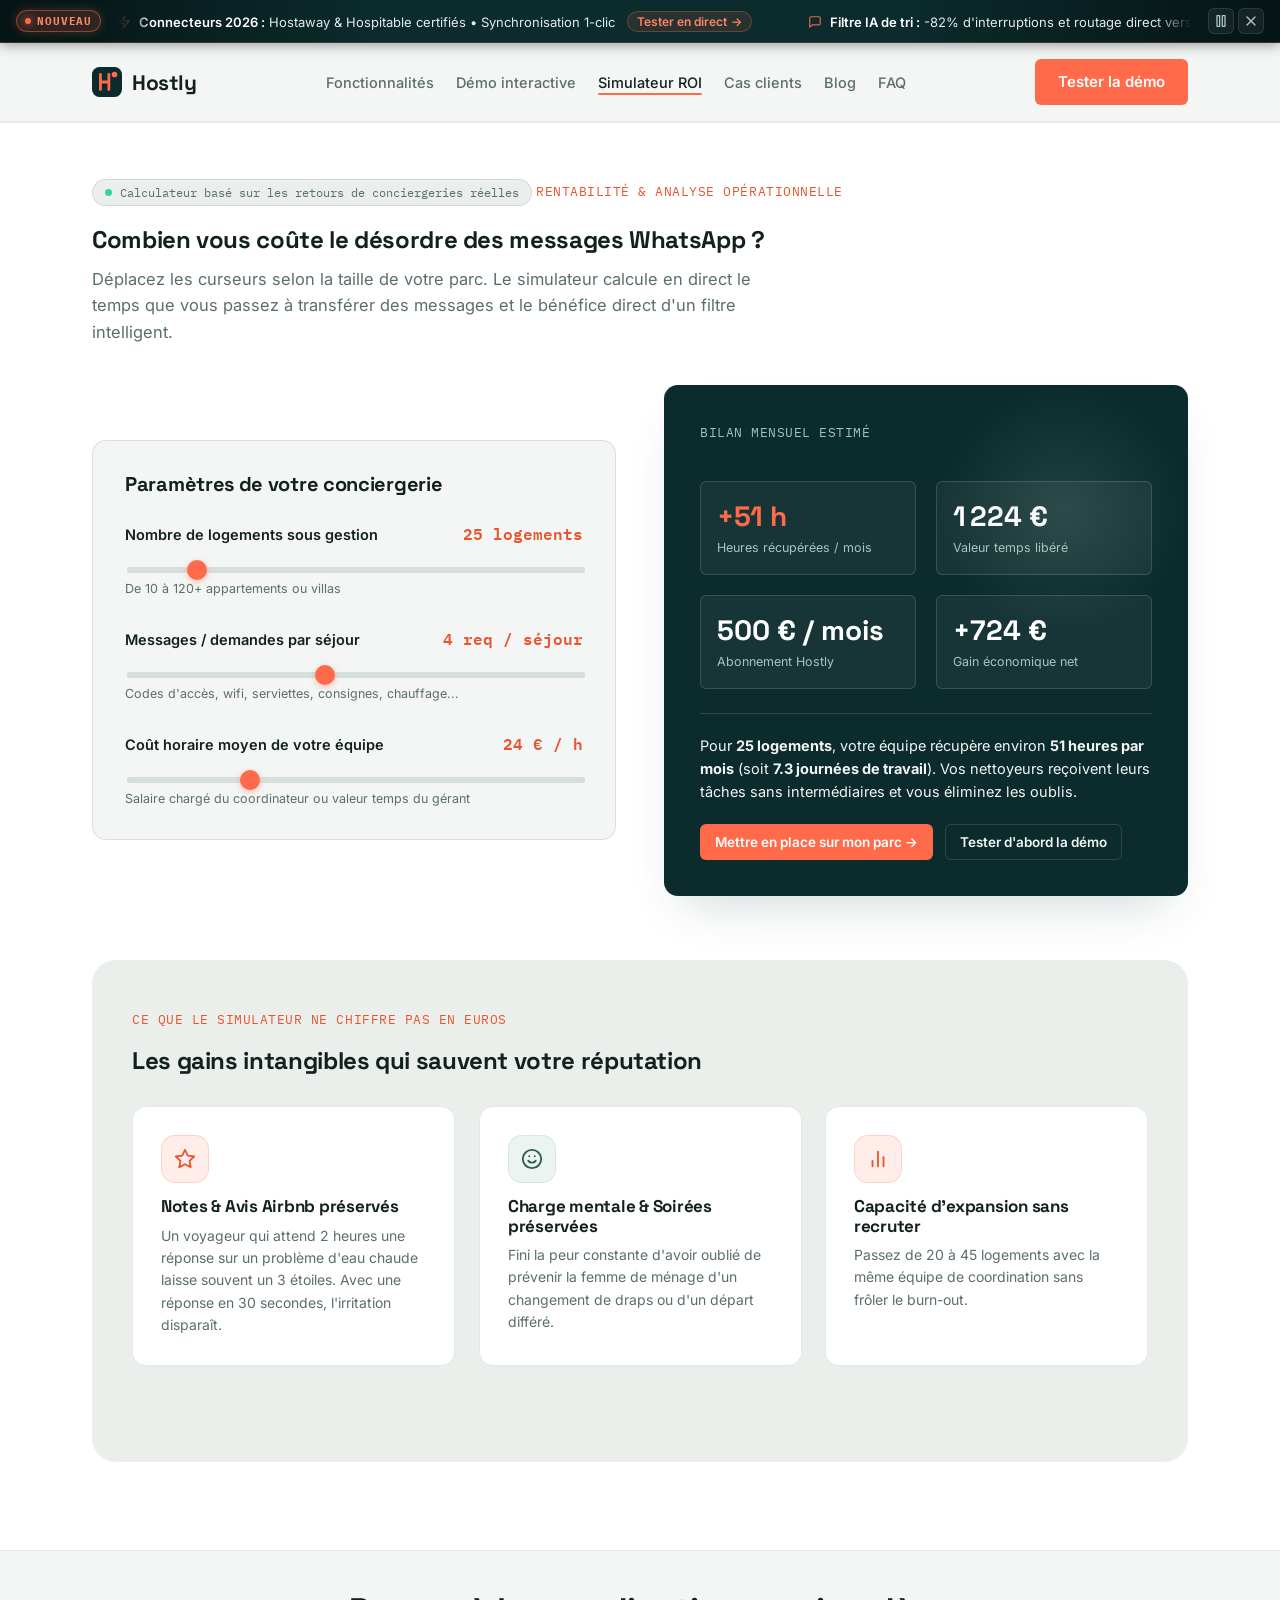
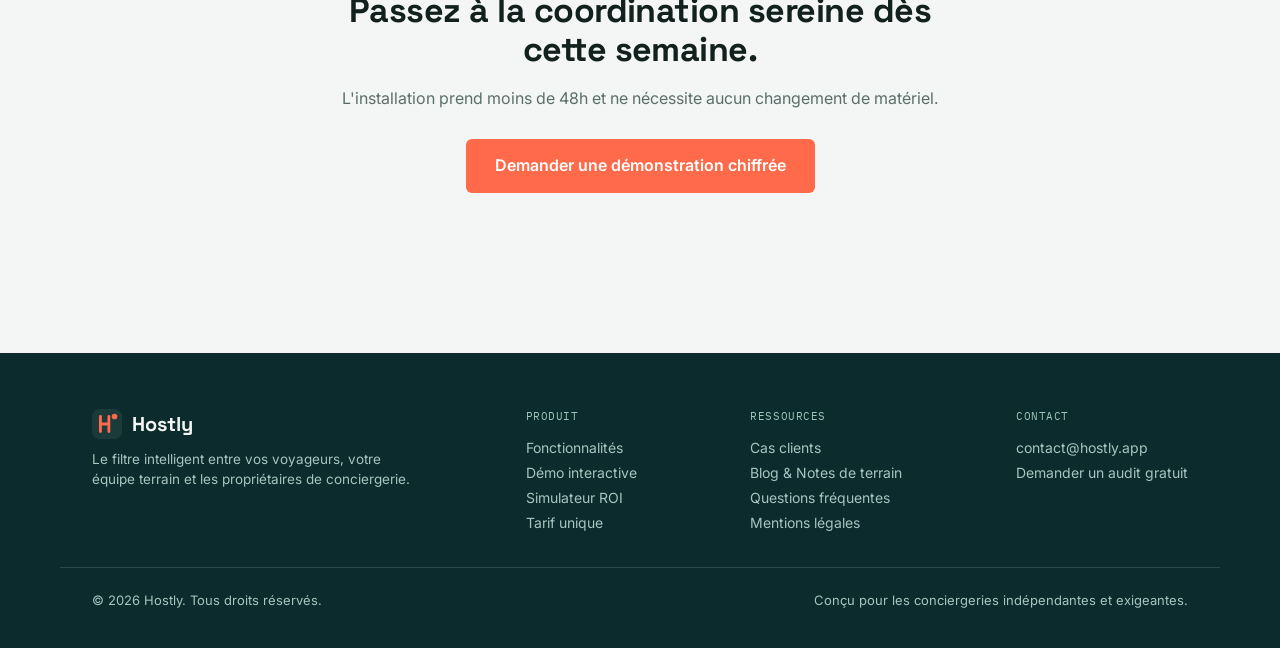
<file: simulateur.html>
<!DOCTYPE html>
<html lang="fr">
<head>
<meta charset="UTF-8">
<meta name="viewport" content="width=device-width, initial-scale=1.0">
<title>Simulateur de ROI & Rentabilité — Hostly</title>
<meta name="description" content="Estimez précisément le temps et le budget que votre conciergerie peut économiser grâce au filtre intelligent Hostly.">
<meta http-equiv="X-Content-Type-Options" content="nosniff">
<meta http-equiv="X-Frame-Options" content="SAMEORIGIN">
<meta name="referrer" content="strict-origin-when-cross-origin">
<link rel="icon" href="data:image/svg+xml,<svg xmlns=%22http://www.w3.org/2000/svg%22 viewBox=%220 0 32 32%22><rect width=%2232%22 height=%2232%22 rx=%228%22 fill=%22%230B2B2C%22/><path d=%22M9 8v16M9 16h9M18 8v16%22 stroke=%22%23FF6B4A%22 stroke-width=%223%22 stroke-linecap=%22round%22/><circle cx=%2224%22 cy=%228%22 r=%223%22 fill=%22%23FF6B4A%22/></svg>">
<link rel="preconnect" href="https://fonts.googleapis.com">
<link rel="preconnect" href="https://fonts.gstatic.com" crossorigin>
<link href="https://fonts.googleapis.com/css2?family=Space+Grotesk:wght@500;600;700&family=Inter:wght@400;500;600&family=IBM+Plex+Mono:wght@400;500&display=swap" rel="stylesheet">
<link rel="stylesheet" href="css/styles.css">
</head>
<body>

<div class="noise-overlay" aria-hidden="true"></div>

<!-- TOP ANNOUNCEMENT TICKER -->
<div class="announcement-ticker" id="announcementTicker">
  <div class="ticker-badge-wrap">
    <span class="ticker-badge">
      <span class="ticker-dot"></span>
      <span>NOUVEAU</span>
    </span>
  </div>

  <div class="ticker-track-container" id="tickerTrackContainer">
    <div class="ticker-track">
      <div class="ticker-item">
        <svg class="ticker-svg" viewBox="0 0 24 24"><polygon points="13 2 3 14 12 14 11 22 21 10 12 10 13 2"/></svg>
        <span class="ticker-text"><strong>Connecteurs 2026 :</strong> Hostaway & Hospitable certifiés • Synchronisation 1-clic</span>
        <a href="demo.html" class="ticker-link">Tester en direct <span class="ticker-arrow">→</span></a>
      </div>
      <div class="ticker-item">
        <svg class="ticker-svg" viewBox="0 0 24 24"><path d="M21 15a2 2 0 0 1-2 2H7l-4 4V5a2 2 0 0 1 2-2h14a2 2 0 0 1 2 2z"/></svg>
        <span class="ticker-text"><strong>Filtre IA de tri :</strong> -82% d'interruptions et routage direct vers le bon prestataire</span>
        <a href="fonctionnalites.html" class="ticker-link">Découvrir <span class="ticker-arrow">→</span></a>
      </div>
      <div class="ticker-item">
        <svg class="ticker-svg" viewBox="0 0 24 24"><rect x="5" y="2" width="14" height="20" rx="2" ry="2"/><line x1="12" y1="18" x2="12.01" y2="18"/></svg>
        <span class="ticker-text"><strong>Expérience Voyageur :</strong> QR Code WhatsApp sans aucune application à installer</span>
        <a href="demo.html" class="ticker-link">Voir la démo <span class="ticker-arrow">→</span></a>
      </div>
      <div class="ticker-item">
        <svg class="ticker-svg" viewBox="0 0 24 24"><path d="M12 22s8-4 8-10V5l-8-3-8 3v7c0 6 8 10 8 10z"/></svg>
        <span class="ticker-text"><strong>Sécurité post-checkout :</strong> Fenêtre active +48h pour capter les objets oubliés</span>
        <a href="cas-clients.html" class="ticker-link">Cas clients <span class="ticker-arrow">→</span></a>
      </div>
      <div class="ticker-item">
        <svg class="ticker-svg" viewBox="0 0 24 24"><line x1="18" y1="20" x2="18" y2="10"/><line x1="12" y1="20" x2="12" y2="4"/><line x1="6" y1="20" x2="6" y2="14"/></svg>
        <span class="ticker-text"><strong>Rentabilité :</strong> Calculez vos heures économisées avec notre simulateur</span>
        <a href="simulateur.html" class="ticker-link">Calculer mon ROI <span class="ticker-arrow">→</span></a>
      </div>
      <!-- Doublon pour boucle infinie fluide -->
      <div class="ticker-item" aria-hidden="true">
        <svg class="ticker-svg" viewBox="0 0 24 24"><polygon points="13 2 3 14 12 14 11 22 21 10 12 10 13 2"/></svg>
        <span class="ticker-text"><strong>Connecteurs 2026 :</strong> Hostaway & Hospitable certifiés • Synchronisation 1-clic</span>
        <a href="demo.html" class="ticker-link">Tester en direct <span class="ticker-arrow">→</span></a>
      </div>
      <div class="ticker-item" aria-hidden="true">
        <svg class="ticker-svg" viewBox="0 0 24 24"><path d="M21 15a2 2 0 0 1-2 2H7l-4 4V5a2 2 0 0 1 2-2h14a2 2 0 0 1 2 2z"/></svg>
        <span class="ticker-text"><strong>Filtre IA de tri :</strong> -82% d'interruptions et routage direct vers le bon prestataire</span>
        <a href="fonctionnalites.html" class="ticker-link">Découvrir <span class="ticker-arrow">→</span></a>
      </div>
      <div class="ticker-item" aria-hidden="true">
        <svg class="ticker-svg" viewBox="0 0 24 24"><rect x="5" y="2" width="14" height="20" rx="2" ry="2"/><line x1="12" y1="18" x2="12.01" y2="18"/></svg>
        <span class="ticker-text"><strong>Expérience Voyageur :</strong> QR Code WhatsApp sans aucune application à installer</span>
        <a href="demo.html" class="ticker-link">Voir la démo <span class="ticker-arrow">→</span></a>
      </div>
      <div class="ticker-item" aria-hidden="true">
        <svg class="ticker-svg" viewBox="0 0 24 24"><path d="M12 22s8-4 8-10V5l-8-3-8 3v7c0 6 8 10 8 10z"/></svg>
        <span class="ticker-text"><strong>Sécurité post-checkout :</strong> Fenêtre active +48h pour capter les objets oubliés</span>
        <a href="cas-clients.html" class="ticker-link">Cas clients <span class="ticker-arrow">→</span></a>
      </div>
      <div class="ticker-item" aria-hidden="true">
        <svg class="ticker-svg" viewBox="0 0 24 24"><line x1="18" y1="20" x2="18" y2="10"/><line x1="12" y1="20" x2="12" y2="4"/><line x1="6" y1="20" x2="6" y2="14"/></svg>
        <span class="ticker-text"><strong>Rentabilité :</strong> Calculez vos heures économisées avec notre simulateur</span>
        <a href="simulateur.html" class="ticker-link">Calculer mon ROI <span class="ticker-arrow">→</span></a>
      </div>
    </div>
  </div>

  <div class="ticker-actions">
    <button class="ticker-pause-btn" aria-label="Mettre en pause le ticker" title="Pause / Reprendre">
      <svg class="icon-svg icon-sm ticker-pause-icon" viewBox="0 0 24 24"><rect x="6" y="4" width="4" height="16"/><rect x="14" y="4" width="4" height="16"/></svg>
      <svg class="icon-svg icon-sm ticker-play-icon" viewBox="0 0 24 24" style="display: none;"><polygon points="5 3 19 12 5 21 5 3"/></svg>
    </button>
    <button class="announcement-close" aria-label="Fermer la bannière" title="Fermer">
      <svg class="icon-svg icon-sm" viewBox="0 0 24 24"><line x1="18" y1="6" x2="6" y2="18"/><line x1="6" y1="6" x2="18" y2="18"/></svg>
    </button>
  </div>
</div>

<!-- HEADER NAVIGATION -->
<div class="header-wrapper">
  <header class="nav">
    <a href="index.html" class="logo" aria-label="Hostly — accueil">
      <svg viewBox="0 0 32 32" class="logo-mark" aria-hidden="true">
        <rect width="32" height="32" rx="8" fill="var(--ink)"/>
        <path d="M9 8v16M9 16h9M18 8v16" stroke="var(--coral)" stroke-width="3" stroke-linecap="round"/>
        <circle cx="24" cy="8" r="3" fill="var(--coral)"/>
      </svg>
      <span>Hostly</span>
    </a>
    <nav class="nav-links">
      <a href="fonctionnalites.html">Fonctionnalités</a>
      <a href="demo.html">Démo interactive</a>
      <a href="simulateur.html" class="active">Simulateur ROI</a>
      <a href="cas-clients.html">Cas clients</a>
      <a href="blog.html">Blog</a>
      <a href="faq.html">FAQ</a>
    </nav>
    <div class="nav-actions">
      <a href="demo.html" class="btn btn-primary btn-nav">Tester la démo</a>
      <button class="nav-toggle" id="navToggle" aria-label="Ouvrir le menu" aria-expanded="false">
        <span class="nav-toggle-icon">
          <span></span>
          <span></span>
          <span></span>
        </span>
      </button>
    </div>
  </header>
</div>

<!-- MENU MOBILE DRAWER -->
<div class="mobile-drawer" id="mobileDrawer">
  <a href="index.html">Accueil</a>
  <a href="fonctionnalites.html">Fonctionnalités</a>
  <a href="demo.html">Démo interactive</a>
  <a href="simulateur.html" class="active">Simulateur de ROI</a>
  <a href="cas-clients.html">Cas clients</a>
  <a href="blog.html">Blog</a>
  <a href="faq.html">FAQ</a>
  <a href="contact.html" class="btn btn-primary">Prendre RDV</a>
</div>

<main>

  <!-- SIMULATOR SECTION -->
  <section class="sim-section" style="padding-top: 56px;">
    <div class="section-inner">
      <div class="live-status-bar live-status-bar-light">
        <span class="live-dot"></span>
        <span>Calculateur basé sur les retours de conciergeries réelles</span>
      </div>
      <p class="eyebrow eyebrow-dark">Rentabilité & Analyse Opérationnelle</p>
      <h1>Combien vous coûte le désordre des messages WhatsApp ?</h1>
      <p style="color: var(--muted); font-size: 16.5px; max-width: 680px;">Déplacez les curseurs selon la taille de votre parc. Le simulateur calcule en direct le temps que vous passez à transférer des messages et le bénéfice direct d'un filtre intelligent.</p>

      <div class="sim-grid">
        
        <!-- CONTROLES -->
        <div class="slider-control-card">
          <h3 style="font-size: 20px; margin-bottom: 24px;">Paramètres de votre conciergerie</h3>

          <div class="slider-item">
            <div class="slider-label-row">
              <span class="slider-label">Nombre de logements sous gestion</span>
              <span class="slider-val-badge" id="simUnitsVal">25 logements</span>
            </div>
            <input type="range" min="10" max="120" value="25" class="custom-range" id="simUnits">
            <small style="color: var(--muted); font-size: 12.5px;">De 10 à 120+ appartements ou villas</small>
          </div>

          <div class="slider-item">
            <div class="slider-label-row">
              <span class="slider-label">Messages / demandes par séjour</span>
              <span class="slider-val-badge" id="simIncidentsVal">4 req / séjour</span>
            </div>
            <input type="range" min="1" max="8" value="4" class="custom-range" id="simIncidents">
            <small style="color: var(--muted); font-size: 12.5px;">Codes d'accès, wifi, serviettes, consignes, chauffage...</small>
          </div>

          <div class="slider-item">
            <div class="slider-label-row">
              <span class="slider-label">Coût horaire moyen de votre équipe</span>
              <span class="slider-val-badge" id="simHourlyCostVal">24 € / h</span>
            </div>
            <input type="range" min="15" max="50" value="24" class="custom-range" id="simHourlyCost">
            <small style="color: var(--muted); font-size: 12.5px;">Salaire chargé du coordinateur ou valeur temps du gérant</small>
          </div>
        </div>

        <!-- RESULTATS CARD -->
        <div class="sim-results-card glow-card">
          <span class="eyebrow" style="color: var(--sage);">Bilan Mensuel Estimé</span>
          <div class="sim-kpi-grid">
            <div class="sim-kpi-item">
              <div class="sim-kpi-val sim-kpi-val-coral" id="resHoursSaved">+26 h</div>
              <p class="sim-kpi-lbl">Heures récupérées / mois</p>
            </div>
            <div class="sim-kpi-item">
              <div class="sim-kpi-val" id="resLaborValue">624 €</div>
              <p class="sim-kpi-lbl">Valeur temps libéré</p>
            </div>
            <div class="sim-kpi-item">
              <div class="sim-kpi-val" id="resCostHostly">500 €</div>
              <p class="sim-kpi-lbl">Abonnement Hostly</p>
            </div>
            <div class="sim-kpi-item">
              <div class="sim-kpi-val" id="resNetGain">+124 €</div>
              <p class="sim-kpi-lbl">Gain économique net</p>
            </div>
          </div>

          <div class="sim-summary-box">
            <p id="resSummaryText">Pour 25 logements, votre équipe récupère environ 26 heures par mois.</p>
            <div style="display: flex; gap: 12px; flex-wrap: wrap;">
              <a href="contact.html" class="btn btn-primary btn-sm">Mettre en place sur mon parc →</a>
              <a href="demo.html" class="btn btn-ghost btn-sm">Tester d'abord la démo</a>
            </div>
          </div>
        </div>

      </div>

      <!-- DETAILS D'IMPACT -->
      <div class="sim-impact-card">
        <p class="eyebrow eyebrow-dark">Ce que le simulateur ne chiffre pas en euros</p>
        <h2 style="max-width: 650px;">Les gains intangibles qui sauvent votre réputation</h2>
        
        <div class="features-pillars-grid" style="margin-top: 32px;">
          <div style="background: #fff; padding: 28px; border-radius: var(--radius-md); border: 1px solid var(--border);" class="tilt-card">
            <div class="icon-box icon-box-coral" style="margin-bottom: 14px;">
              <svg class="icon-svg icon-md" viewBox="0 0 24 24"><polygon points="12 2 15.09 8.26 22 9.27 17 14.14 18.18 21.02 12 17.77 5.82 21.02 7 14.14 2 9.27 8.91 8.26 12 2"/></svg>
            </div>
            <h4 style="font-size: 17px; margin-bottom: 8px;">Notes & Avis Airbnb préservés</h4>
            <p style="font-size: 14px; color: var(--muted); margin: 0;">Un voyageur qui attend 2 heures une réponse sur un problème d'eau chaude laisse souvent un 3 étoiles. Avec une réponse en 30 secondes, l'irritation disparaît.</p>
          </div>

          <div style="background: #fff; padding: 28px; border-radius: var(--radius-md); border: 1px solid var(--border);" class="tilt-card">
            <div class="icon-box icon-box-sage" style="margin-bottom: 14px;">
              <svg class="icon-svg icon-md" viewBox="0 0 24 24"><circle cx="12" cy="12" r="10"/><path d="M8 14s1.5 2 4 2 4-2 4-2"/><line x1="9" y1="9" x2="9.01" y2="9"/><line x1="15" y1="9" x2="15.01" y2="9"/></svg>
            </div>
            <h4 style="font-size: 17px; margin-bottom: 8px;">Charge mentale & Soirées préservées</h4>
            <p style="font-size: 14px; color: var(--muted); margin: 0;">Fini la peur constante d'avoir oublié de prévenir la femme de ménage d'un changement de draps ou d'un départ différé.</p>
          </div>

          <div style="background: #fff; padding: 28px; border-radius: var(--radius-md); border: 1px solid var(--border);" class="tilt-card">
            <div class="icon-box icon-box-coral" style="margin-bottom: 14px;">
              <svg class="icon-svg icon-md" viewBox="0 0 24 24"><line x1="18" y1="20" x2="18" y2="10"/><line x1="12" y1="20" x2="12" y2="4"/><line x1="6" y1="20" x2="6" y2="14"/></svg>
            </div>
            <h4 style="font-size: 17px; margin-bottom: 8px;">Capacité d'expansion sans recruter</h4>
            <p style="font-size: 14px; color: var(--muted); margin: 0;">Passez de 20 à 45 logements avec la même équipe de coordination sans frôler le burn-out.</p>
          </div>
        </div>
      </div>

    </div>
  </section>

  <!-- CTA -->
  <section class="cta">
    <div class="section-inner cta-inner">
      <h2>Passez à la coordination sereine dès cette semaine.</h2>
      <p>L'installation prend moins de 48h et ne nécessite aucun changement de matériel.</p>
      <a href="contact.html" class="btn btn-primary btn-lg">Demander une démonstration chiffrée</a>
    </div>
  </section>

</main>

<!-- FOOTER -->
<footer class="footer">
  <div class="section-inner footer-inner">
    <div>
      <div class="footer-brand">
        <svg viewBox="0 0 32 32" class="logo-mark" aria-hidden="true">
          <rect width="32" height="32" rx="8" fill="var(--paper)" fill-opacity="0.08"/>
          <path d="M9 8v16M9 16h9M18 8v16" stroke="var(--coral)" stroke-width="3" stroke-linecap="round"/>
          <circle cx="24" cy="8" r="3" fill="var(--coral)"/>
        </svg>
        <span>Hostly</span>
      </div>
      <p class="footer-desc">Le filtre intelligent entre vos voyageurs, votre équipe terrain et les propriétaires de conciergerie.</p>
    </div>

    <div class="footer-nav-col">
      <span class="footer-nav-title">Produit</span>
      <div class="footer-links">
        <a href="fonctionnalites.html">Fonctionnalités</a>
        <a href="demo.html">Démo interactive</a>
        <a href="simulateur.html">Simulateur ROI</a>
        <a href="index.html#pricing">Tarif unique</a>
      </div>
    </div>

    <div class="footer-nav-col">
      <span class="footer-nav-title">Ressources</span>
      <div class="footer-links">
        <a href="cas-clients.html">Cas clients</a>
        <a href="blog.html">Blog & Notes de terrain</a>
        <a href="faq.html">Questions fréquentes</a>
        <a href="mentions-legales.html">Mentions légales</a>
      </div>
    </div>

    <div class="footer-nav-col">
      <span class="footer-nav-title">Contact</span>
      <div class="footer-links">
        <a href="mailto:contact@hostly.app">contact@hostly.app</a>
        <a href="contact.html">Demander un audit gratuit</a>
      </div>
    </div>
  </div>

  <div class="footer-bottom">
    <span>© 2026 Hostly. Tous droits réservés.</span>
    <span>Conçu pour les conciergeries indépendantes et exigeantes.</span>
  </div>
</footer>

<script src="js/script.js"></script>
<script src="js/simulator.js"></script>
</body>
</html>
</file>
<file: css/styles.css>
/* =========================================================
   HOSTLY — DESIGN SYSTEM & TOKENS
   Direction Artistique Originale & Icônes SVG Professionnelles
   ========================================================= */
:root {
  --ink: #0B2B2C;
  --ink-soft: #123B3C;
  --ink-dark: #06191A;
  --paper: #F3F6F4;
  --paper-alt: #EAEFEB;
  --paper-card: #FFFFFF;
  --coral: #FF6B4A;
  --coral-dark: #E8552F;
  --coral-light: rgba(255, 107, 74, 0.12);
  --sage: #9FC5B8;
  --sage-dark: #2E5C52;
  --sage-light: rgba(159, 197, 184, 0.2);
  --text: #12211E;
  --muted: #5B6F6A;
  --muted-on-ink: #A9C4BF;
  --border: rgba(18, 33, 30, 0.1);
  --border-strong: rgba(18, 33, 30, 0.18);
  --border-on-ink: rgba(255, 255, 255, 0.14);

  --font-display: "Space Grotesk", sans-serif;
  --font-body: "Inter", sans-serif;
  --font-mono: "IBM Plex Mono", monospace;

  --radius-sm: 6px;
  --radius-md: 14px;
  --radius-lg: 24px;
  --radius-pill: 999px;

  --shadow-sm: 0 2px 8px rgba(11, 43, 44, 0.05);
  --shadow-md: 0 12px 24px -10px rgba(11, 43, 44, 0.12);
  --shadow-lg: 0 24px 48px -20px rgba(11, 43, 44, 0.2);
  --shadow-coral: 0 8px 24px rgba(255, 107, 74, 0.3);

  --container: 1160px;
}

* { box-sizing: border-box; }

html { 
  scroll-behavior: smooth; 
  scroll-padding-top: 80px;
}

@media (prefers-reduced-motion: reduce) {
  html { scroll-behavior: auto; }
  *, *::before, *::after {
    animation-duration: 0.001ms !important;
    animation-iteration-count: 1 !important;
    transition-duration: 0.001ms !important;
    scroll-behavior: auto !important;
  }
}

body {
  margin: 0;
  font-family: var(--font-body);
  color: var(--text);
  background: var(--paper);
  -webkit-font-smoothing: antialiased;
  overflow-x: hidden;
}

h1, h2, h3, h4 {
  font-family: var(--font-display);
  line-height: 1.15;
  margin: 0 0 0.5em;
  letter-spacing: -0.015em;
}

p { line-height: 1.6; margin: 0 0 1em; }
a { color: inherit; }

:focus-visible {
  outline: 2px solid var(--coral);
  outline-offset: 3px;
}

.section-inner {
  max-width: var(--container);
  margin: 0 auto;
  padding: 0 32px;
}

.eyebrow {
  font-family: var(--font-mono);
  font-size: 13px;
  letter-spacing: 0.04em;
  text-transform: uppercase;
  color: var(--sage);
  margin: 0 0 16px;
  display: inline-flex;
  align-items: center;
  gap: 8px;
}
.eyebrow-dark { color: var(--coral-dark); }
.eyebrow-ink { color: var(--muted); }

/* =========================================================
   SVG VECTOR ICONS & ICON BOXES
   ========================================================= */
.icon-svg {
  display: inline-block;
  vertical-align: middle;
  fill: none;
  stroke: currentColor;
  stroke-width: 2;
  stroke-linecap: round;
  stroke-linejoin: round;
  flex-shrink: 0;
  transition: transform 0.2s ease, stroke 0.2s ease;
}
.icon-sm { width: 16px; height: 16px; }
.icon-md { width: 22px; height: 22px; }
.icon-lg { width: 28px; height: 28px; }
.icon-xl { width: 36px; height: 36px; }

.icon-box {
  display: inline-flex;
  align-items: center;
  justify-content: center;
  width: 48px;
  height: 48px;
  border-radius: var(--radius-md);
  background: var(--paper-alt);
  color: var(--ink);
  margin-bottom: 18px;
  border: 1px solid var(--border);
  transition: transform 0.2s cubic-bezier(0.16, 1, 0.3, 1), background 0.2s ease, border-color 0.2s ease;
}
.icon-box-coral {
  background: var(--coral-light);
  color: var(--coral-dark);
  border-color: rgba(255, 107, 74, 0.2);
}
.icon-box-sage {
  background: var(--sage-light);
  color: var(--sage-dark);
  border-color: rgba(159, 197, 184, 0.3);
}
.icon-box-ink {
  background: rgba(255, 255, 255, 0.08);
  color: var(--coral);
  border-color: var(--border-on-ink);
}

.pillar-card:hover .icon-box,
.stat-card:hover .icon-box {
  transform: translateY(-2px) scale(1.05);
}

/* =========================================================
   MOUSE SPOTLIGHT GLOW EFFECT & 3D TILT
   ========================================================= */
.glow-card {
  position: relative;
  overflow: hidden;
}
.glow-card::after {
  content: "";
  position: absolute;
  top: var(--mouse-y, 50%);
  left: var(--mouse-x, 50%);
  transform: translate(-50%, -50%);
  width: 340px;
  height: 340px;
  background: radial-gradient(circle, rgba(255, 107, 74, 0.15), transparent 65%);
  opacity: 0;
  pointer-events: none;
  transition: opacity 0.35s ease;
  will-change: top, left, opacity;
  z-index: 1;
}
.glow-card:hover::after {
  opacity: 1;
}

.glow-card-sage::after {
  background: radial-gradient(circle, rgba(159, 197, 184, 0.2), transparent 65%);
}

.tilt-card {
  transition: transform 0.2s cubic-bezier(0.16, 1, 0.3, 1), box-shadow 0.2s ease;
  will-change: transform;
}

/* =========================================================
   ANIMATED FLOW PIPELINE (Entre les étapes)
   ========================================================= */
.steps-pipeline-wrap {
  position: relative;
}
.steps-pipeline-wrap::before {
  content: "";
  position: absolute;
  top: 40px;
  bottom: 40px;
  left: 35px;
  width: 2px;
  background: linear-gradient(to bottom, var(--coral), var(--sage), var(--border));
  z-index: 0;
  opacity: 0.4;
}

/* =========================================================
   BUTTONS
   ========================================================= */
.btn {
  display: inline-flex;
  align-items: center;
  justify-content: center;
  gap: 8px;
  font-family: var(--font-body);
  font-weight: 600;
  font-size: 15px;
  padding: 12px 22px;
  border-radius: var(--radius-sm);
  text-decoration: none;
  border: 1px solid transparent;
  cursor: pointer;
  transition: transform 0.15s ease, background 0.15s ease, box-shadow 0.15s ease, border-color 0.15s ease;
  white-space: nowrap;
  max-width: 100%;
  box-sizing: border-box;
  text-align: center;
  line-height: 1.35;
  overflow-wrap: break-word;
  word-break: normal;
}
.btn-block,
.btn-full,
button.btn[style*="width: 100%"],
a.btn[style*="width: 100%"],
.form-group .btn,
form .btn[type="submit"] {
  white-space: normal;
  text-align: center;
  width: 100%;
}
.btn-primary {
  background: var(--coral);
  color: #fff;
}
.btn-primary:hover {
  background: var(--coral-dark);
  transform: translateY(-1px);
  box-shadow: var(--shadow-coral);
}
.btn-ghost {
  color: var(--paper);
  background: transparent;
  border: 1px solid var(--border-on-ink);
}
.btn-ghost:hover {
  background: rgba(255, 255, 255, 0.08);
  border-color: rgba(255, 255, 255, 0.3);
}
.btn-outline {
  color: var(--text);
  background: transparent;
  border: 1px solid var(--border-strong);
}
.btn-outline:hover {
  background: var(--paper-alt);
  border-color: var(--text);
  transform: translateY(-1px);
}
.btn-sm {
  padding: 8px 14px;
  font-size: 13.5px;
}
.btn-lg {
  padding: 15px 28px;
  font-size: 16px;
  min-height: 48px;
}
.btn-nav { flex-shrink: 0; }

/* =========================================================
   NAVIGATION & HEADER
   ========================================================= */
.header-wrapper {
  position: sticky;
  top: 0;
  z-index: 100;
  background: rgba(243, 246, 244, 0.92);
  backdrop-filter: blur(12px);
  -webkit-backdrop-filter: blur(12px);
  border-bottom: 1px solid rgba(18, 33, 30, 0.06);
  transition: background 0.2s ease, border-color 0.2s ease;
}
.header-dark {
  background: rgba(11, 43, 44, 0.95);
  border-bottom: 1px solid var(--border-on-ink);
}
.nav {
  display: flex;
  align-items: center;
  justify-content: space-between;
  gap: 20px;
  max-width: var(--container);
  margin: 0 auto;
  padding: 16px 32px;
}
.logo {
  display: flex;
  align-items: center;
  gap: 10px;
  text-decoration: none;
  font-family: var(--font-display);
  font-weight: 700;
  font-size: 21px;
  color: var(--text);
  letter-spacing: -0.02em;
}
.logo-white { color: #fff; }
.logo-mark { width: 30px; height: 30px; flex-shrink: 0; }

.nav-links {
  display: flex;
  align-items: center;
  gap: 22px;
  font-size: 14.5px;
  font-weight: 500;
}
.nav-links a {
  text-decoration: none;
  color: var(--muted);
  transition: color 0.15s ease;
  position: relative;
  padding: 4px 0;
}
.nav-links a:hover,
.nav-links a.active {
  color: var(--text);
}
.nav-links a.active::after {
  content: "";
  position: absolute;
  bottom: 0;
  left: 0;
  width: 100%;
  height: 2px;
  background: var(--coral);
  border-radius: 2px;
}

.nav-dark .nav-links a { color: var(--muted-on-ink); }
.nav-dark .nav-links a:hover,
.nav-dark .nav-links a.active { color: #fff; }

.nav-actions {
  display: flex;
  align-items: center;
  gap: 12px;
}

/* Mobile Toggle */
.nav-toggle {
  display: none;
  background: none;
  border: none;
  cursor: pointer;
  padding: 8px;
  color: var(--text);
}
.nav-toggle-icon {
  width: 24px;
  height: 20px;
  position: relative;
  display: flex;
  flex-direction: column;
  justify-content: space-between;
}
.nav-toggle-icon span {
  display: block;
  height: 2.5px;
  width: 100%;
  background: currentColor;
  border-radius: 2px;
  transition: transform 0.25s ease, opacity 0.25s ease;
}
.nav-toggle.open .nav-toggle-icon span:nth-child(1) {
  transform: translateY(8.5px) rotate(45deg);
}
.nav-toggle.open .nav-toggle-icon span:nth-child(2) {
  opacity: 0;
}
.nav-toggle.open .nav-toggle-icon span:nth-child(3) {
  transform: translateY(-8.5px) rotate(-45deg);
}

/* Mobile Drawer */
.mobile-drawer {
  display: none;
  position: fixed;
  top: 65px;
  left: 0;
  right: 0;
  bottom: 0;
  background: var(--paper);
  padding: 24px 32px 48px;
  overflow-y: auto;
  z-index: 99;
  flex-direction: column;
  gap: 20px;
  border-top: 1px solid var(--border);
  transform: translateY(-10px);
  opacity: 0;
  transition: opacity 0.2s ease, transform 0.2s ease;
}
.mobile-drawer.open {
  display: flex;
  transform: translateY(0);
  opacity: 1;
}
.mobile-drawer a {
  text-decoration: none;
  font-size: 18px;
  font-weight: 600;
  color: var(--text);
  padding: 12px 0;
  border-bottom: 1px solid var(--border);
}
.mobile-drawer a.active {
  color: var(--coral-dark);
}
.mobile-drawer .btn {
  margin-top: 12px;
}

/* =========================================================
   LIVE STATUS PILL
   ========================================================= */
.live-status-bar {
  display: inline-flex;
  align-items: center;
  gap: 8px;
  background: rgba(255, 255, 255, 0.07);
  border: 1px solid var(--border-on-ink);
  padding: 5px 12px;
  border-radius: var(--radius-pill);
  font-family: var(--font-mono);
  font-size: 11.5px;
  color: var(--muted-on-ink);
  margin-bottom: 20px;
}
.live-status-bar-light {
  background: var(--paper-alt);
  border: 1px solid var(--border);
  color: var(--muted);
}
.live-dot {
  width: 7px;
  height: 7px;
  border-radius: 50%;
  background: #34D399;
  box-shadow: 0 0 0 0 rgba(52, 211, 153, 0.6);
  animation: pulse-green 2s infinite;
}
@keyframes pulse-green {
  0% { box-shadow: 0 0 0 0 rgba(52, 211, 153, 0.6); }
  70% { box-shadow: 0 0 0 7px rgba(52, 211, 153, 0); }
  100% { box-shadow: 0 0 0 0 rgba(52, 211, 153, 0); }
}

/* =========================================================
   HERO
   ========================================================= */
.hero {
  background: var(--ink);
  color: var(--paper);
  border-radius: 0 0 var(--radius-lg) var(--radius-lg);
  padding: 56px 32px 88px;
  display: grid;
  grid-template-columns: 1.1fr 0.9fr;
  gap: 48px;
  align-items: center;
  max-width: 1280px;
  margin: 0 auto;
  position: relative;
  overflow: hidden;
}
.hero::before {
  content: "";
  position: absolute;
  inset: -20% -10% auto auto;
  width: 480px;
  height: 480px;
  background: radial-gradient(circle, rgba(255,107,74,0.16), transparent 70%);
  pointer-events: none;
}
.hero-content { max-width: 580px; position: relative; z-index: 1; }
.hero h1 {
  font-size: clamp(32px, 4vw, 46px);
  color: #fff;
  margin-bottom: 24px;
}
.hero h1 em { color: var(--coral); font-style: normal; }
.hero-sub {
  font-size: 17px;
  color: var(--muted-on-ink);
  max-width: 490px;
}
.hero-actions {
  display: flex;
  gap: 14px;
  margin-top: 28px;
  flex-wrap: wrap;
}

/* Flux log widget */
.hero-visual { position: relative; z-index: 1; }
.flux-log {
  background: rgba(255,255,255,0.04);
  border: 1px solid var(--border-on-ink);
  border-radius: var(--radius-md);
  padding: 20px;
  backdrop-filter: blur(6px);
  min-height: 260px;
}
.flux-log-title {
  font-family: var(--font-mono);
  font-size: 12px;
  color: var(--muted-on-ink);
  display: flex;
  align-items: center;
  gap: 8px;
  margin: 0 0 16px;
  text-transform: uppercase;
  letter-spacing: 0.04em;
}
.dot {
  width: 7px; height: 7px;
  border-radius: 50%;
  background: var(--coral);
  box-shadow: 0 0 0 0 rgba(255,107,74,0.6);
  animation: pulse 2s infinite;
}
@keyframes pulse {
  0% { box-shadow: 0 0 0 0 rgba(255,107,74,0.5); }
  70% { box-shadow: 0 0 0 8px rgba(255,107,74,0); }
  100% { box-shadow: 0 0 0 0 rgba(255,107,74,0); }
}
.flux-rows { display: flex; flex-direction: column; gap: 10px; }
.flux-row {
  display: flex;
  align-items: center;
  gap: 10px;
  background: rgba(255,255,255,0.03);
  border: 1px solid var(--border-on-ink);
  border-radius: var(--radius-sm);
  padding: 10px 12px;
  font-size: 13.5px;
  transition: opacity 0.5s ease, transform 0.5s ease;
}
.flux-row-enter { opacity: 0; transform: translateY(-8px); }
.flux-msg { color: var(--paper); flex: 1; }
.flux-arrow { color: var(--muted-on-ink); }
.flux-badge {
  font-family: var(--font-mono);
  font-size: 11px;
  padding: 3px 8px;
  border-radius: 100px;
  white-space: nowrap;
}
.flux-badge-escalade { background: rgba(255,107,74,0.18); color: #FFB19F; }
.flux-badge-ménage { background: rgba(159,197,184,0.18); color: var(--sage); }
.flux-badge-auto { background: rgba(255,255,255,0.08); color: var(--muted-on-ink); }

/* =========================================================
   STATS BAR & METRICS
   ========================================================= */
.stats-section {
  padding: 48px 0;
  border-bottom: 1px solid var(--border);
}
.stats-grid {
  display: grid;
  grid-template-columns: repeat(4, 1fr);
  gap: 24px;
}
.stat-card {
  background: #fff;
  border: 1px solid var(--border);
  border-radius: var(--radius-md);
  padding: 24px;
  text-align: left;
  transition: transform 0.2s cubic-bezier(0.16, 1, 0.3, 1), box-shadow 0.2s ease;
}
.stat-card:hover {
  transform: translateY(-3px);
  box-shadow: var(--shadow-md);
}
.stat-num {
  font-family: var(--font-display);
  font-size: 38px;
  font-weight: 700;
  color: var(--ink);
  line-height: 1;
  margin-bottom: 8px;
  display: flex;
  align-items: baseline;
  gap: 2px;
}
.stat-num-accent { color: var(--coral-dark); }
.stat-label {
  font-size: 13.5px;
  color: var(--muted);
  line-height: 1.4;
  margin: 0;
}

/* =========================================================
   BEFORE / AFTER COMPARISON SECTION
   ========================================================= */
.compare-section {
  padding: 80px 0;
  background: var(--paper-alt);
  border-radius: var(--radius-lg);
  margin: 40px auto;
  max-width: 1280px;
}
.compare-header {
  text-align: center;
  max-width: 640px;
  margin: 0 auto 40px;
}
.compare-toggle-box {
  display: inline-flex;
  background: #fff;
  padding: 4px;
  border-radius: var(--radius-pill);
  border: 1px solid var(--border);
  margin-bottom: 32px;
}
.compare-tab-btn {
  padding: 8px 20px;
  border-radius: var(--radius-pill);
  border: none;
  font-family: var(--font-body);
  font-weight: 600;
  font-size: 14px;
  cursor: pointer;
  transition: all 0.2s ease;
  background: transparent;
  color: var(--muted);
}
.compare-tab-btn.active {
  background: var(--ink);
  color: #fff;
}
.compare-grid {
  display: grid;
  grid-template-columns: 1fr 1fr;
  gap: 24px;
}
.compare-card {
  background: #fff;
  border: 1px solid var(--border);
  border-radius: var(--radius-md);
  padding: 32px;
  box-shadow: var(--shadow-sm);
  position: relative;
  overflow: hidden;
}
.compare-card-chaos {
  border-top: 4px solid #E5484D;
}
.compare-card-serenity {
  border-top: 4px solid var(--coral);
}
.compare-card-badge {
  font-family: var(--font-mono);
  font-size: 11px;
  text-transform: uppercase;
  letter-spacing: 0.04em;
  padding: 4px 10px;
  border-radius: var(--radius-pill);
  display: inline-flex;
  align-items: center;
  gap: 6px;
  margin-bottom: 16px;
}
.badge-chaos {
  background: rgba(229, 72, 77, 0.12);
  color: #C5282C;
}
.badge-serenity {
  background: var(--coral-light);
  color: var(--coral-dark);
}
.compare-list {
  list-style: none;
  padding: 0;
  margin: 0;
  display: flex;
  flex-direction: column;
  gap: 16px;
}
.compare-list li {
  display: flex;
  align-items: flex-start;
  gap: 12px;
  font-size: 14.5px;
  line-height: 1.5;
}
.compare-icon-bad {
  color: #E5484D;
  flex-shrink: 0;
  margin-top: 2px;
}
.compare-icon-good {
  color: #2E5C52;
  flex-shrink: 0;
  margin-top: 2px;
}

/* =========================================================
   INTERACTIVE SANDBOX / LIVE DEMO
   ========================================================= */
.sandbox-section {
  padding: 88px 0;
}
.sandbox-container {
  display: grid;
  grid-template-columns: 1fr 1.2fr;
  gap: 36px;
  align-items: flex-start;
  margin-top: 36px;
}
.scenario-selector {
  display: flex;
  flex-wrap: wrap;
  gap: 10px;
  margin-bottom: 24px;
}
.scenario-chip {
  background: #fff;
  border: 1px solid var(--border-strong);
  border-radius: var(--radius-pill);
  padding: 8px 16px;
  font-size: 13.5px;
  font-weight: 500;
  color: var(--text);
  cursor: pointer;
  display: inline-flex;
  align-items: center;
  gap: 8px;
  transition: all 0.15s ease;
}
.scenario-chip:hover {
  background: var(--paper-alt);
  border-color: var(--coral);
}
.scenario-chip.active {
  background: var(--ink);
  color: #fff;
  border-color: var(--ink);
}

/* Phone Mockup */
.phone-mockup {
  background: #0B1E1F;
  border: 6px solid #1E3A3B;
  border-radius: 36px;
  box-shadow: var(--shadow-lg);
  overflow: hidden;
  display: flex;
  flex-direction: column;
  height: 520px;
}
.phone-bar {
  background: #0B2B2C;
  padding: 14px 18px;
  display: flex;
  align-items: center;
  gap: 12px;
  border-bottom: 1px solid rgba(255,255,255,0.08);
}
.phone-avatar {
  width: 34px;
  height: 34px;
  border-radius: 50%;
  background: var(--coral);
  display: flex;
  align-items: center;
  justify-content: center;
  color: #fff;
  font-size: 14px;
  font-weight: bold;
}
.phone-info h4 {
  margin: 0;
  font-size: 14px;
  color: #fff;
}
.phone-info p {
  margin: 0;
  font-size: 11px;
  color: var(--sage);
  font-family: var(--font-mono);
}
.phone-chat {
  flex: 1;
  background: #071819;
  padding: 16px;
  overflow-y: auto;
  display: flex;
  flex-direction: column;
  gap: 12px;
}
.msg {
  max-width: 82%;
  padding: 10px 14px;
  border-radius: 14px;
  font-size: 13.5px;
  line-height: 1.45;
  animation: popIn 0.3s ease;
}
@keyframes popIn {
  from { opacity: 0; transform: translateY(6px) scale(0.98); }
  to { opacity: 1; transform: translateY(0) scale(1); }
}
.msg-traveler {
  align-self: flex-end;
  background: #194F48;
  color: #fff;
  border-bottom-right-radius: 2px;
}
.msg-hostly {
  align-self: flex-start;
  background: #143536;
  color: #E2ECE9;
  border-bottom-left-radius: 2px;
  border: 1px solid rgba(255,255,255,0.06);
}
.msg-meta {
  font-size: 10px;
  color: rgba(255,255,255,0.5);
  margin-top: 4px;
  text-align: right;
  font-family: var(--font-mono);
}
.typing-bubble {
  display: inline-flex;
  gap: 4px;
  padding: 10px 14px;
  background: #143536;
  border-radius: 14px;
  align-self: flex-start;
}
.typing-dot {
  width: 6px;
  height: 6px;
  background: var(--sage);
  border-radius: 50%;
  animation: typing 1.2s infinite ease-in-out;
}
.typing-dot:nth-child(2) { animation-delay: 0.2s; }
.typing-dot:nth-child(3) { animation-delay: 0.4s; }
@keyframes typing {
  0%, 60%, 100% { transform: translateY(0); opacity: 0.4; }
  30% { transform: translateY(-4px); opacity: 1; }
}

/* Dispatching Side Panel */
.dispatch-screen {
  background: #fff;
  border: 1px solid var(--border);
  border-radius: var(--radius-md);
  padding: 24px;
  box-shadow: var(--shadow-md);
  height: 520px;
  display: flex;
  flex-direction: column;
}
.dispatch-screen-header {
  border-bottom: 1px solid var(--border);
  padding-bottom: 14px;
  margin-bottom: 16px;
  display: flex;
  justify-content: space-between;
  align-items: center;
}
.dispatch-screen-header h3 {
  margin: 0;
  font-size: 17px;
}
.dispatch-log-cards {
  display: flex;
  flex-direction: column;
  gap: 14px;
  overflow-y: auto;
  flex: 1;
}
.role-card {
  border: 1px solid var(--border);
  border-radius: var(--radius-sm);
  padding: 14px;
  background: var(--paper);
  transition: all 0.2s ease;
}
.role-card-active {
  border-color: var(--coral);
  background: #fff;
  box-shadow: 0 4px 12px rgba(255, 107, 74, 0.12);
}
.role-header {
  display: flex;
  justify-content: space-between;
  align-items: center;
  margin-bottom: 8px;
}
.role-title {
  font-family: var(--font-display);
  font-size: 14px;
  font-weight: 700;
  display: flex;
  align-items: center;
  gap: 8px;
}
.role-status {
  font-family: var(--font-mono);
  font-size: 10.5px;
  padding: 2px 7px;
  border-radius: var(--radius-pill);
}
.role-body {
  font-size: 13px;
  color: var(--muted);
  margin: 0;
  line-height: 1.45;
}

/* =========================================================
   ROI SIMULATOR
   ========================================================= */
.sim-section {
  padding: 88px 0;
  background: #fff;
  border-top: 1px solid var(--border);
  border-bottom: 1px solid var(--border);
}
.sim-grid {
  display: grid;
  grid-template-columns: 1fr 1fr;
  gap: 48px;
  align-items: center;
  margin-top: 40px;
}
.slider-control-card {
  background: var(--paper);
  border: 1px solid var(--border);
  border-radius: var(--radius-md);
  padding: 32px;
}
.slider-item {
  margin-bottom: 28px;
}
.slider-item:last-child { margin-bottom: 0; }
.slider-label-row {
  display: flex;
  justify-content: space-between;
  align-items: baseline;
  margin-bottom: 10px;
}
.slider-label {
  font-weight: 600;
  font-size: 14.5px;
  color: var(--text);
}
.slider-val-badge {
  font-family: var(--font-mono);
  font-weight: 600;
  font-size: 16px;
  color: var(--coral-dark);
}
.custom-range {
  width: 100%;
  height: 6px;
  border-radius: 3px;
  background: #D5DFDC;
  outline: none;
  -webkit-appearance: none;
  cursor: pointer;
}
.custom-range::-webkit-slider-thumb {
  -webkit-appearance: none;
  width: 20px;
  height: 20px;
  border-radius: 50%;
  background: var(--coral);
  cursor: pointer;
  box-shadow: 0 2px 6px rgba(255, 107, 74, 0.4);
  transition: transform 0.1s ease;
}
.custom-range::-webkit-slider-thumb:hover {
  transform: scale(1.15);
}

.sim-results-card {
  background: var(--ink);
  color: var(--paper);
  border-radius: var(--radius-md);
  padding: 36px;
  box-shadow: var(--shadow-lg);
  position: relative;
  overflow: hidden;
}
.sim-results-card::before {
  content: "";
  position: absolute;
  top: 0; right: 0;
  width: 250px; height: 250px;
  background: radial-gradient(circle, rgba(159, 197, 184, 0.15), transparent 70%);
  pointer-events: none;
}
.sim-kpi-grid {
  display: grid;
  grid-template-columns: 1fr 1fr;
  gap: 20px;
  margin: 24px 0;
}
.sim-kpi-item {
  background: rgba(255,255,255,0.05);
  border: 1px solid var(--border-on-ink);
  border-radius: var(--radius-sm);
  padding: 16px;
}
.sim-kpi-val {
  font-family: var(--font-display);
  font-size: 28px;
  font-weight: 700;
  color: #fff;
  margin-bottom: 4px;
}
.sim-kpi-val-coral { color: var(--coral); }
.sim-kpi-lbl {
  font-size: 12.5px;
  color: var(--muted-on-ink);
  margin: 0;
}
.sim-summary-box {
  border-top: 1px solid var(--border-on-ink);
  padding-top: 20px;
  margin-top: 20px;
}
.sim-summary-box p {
  font-size: 14.5px;
  color: var(--paper);
  margin-bottom: 20px;
}

.sim-impact-card {
  margin-top: 64px;
  background: var(--paper-alt);
  padding: 48px 40px;
  border-radius: var(--radius-lg);
}

/* =========================================================
   FEATURES DEEP-DIVE & PMS
   ========================================================= */
.features-page-section {
  padding: 64px 0 96px;
}
.features-hero-card {
  background: var(--ink);
  color: var(--paper);
  border-radius: var(--radius-lg);
  padding: 48px;
  margin-bottom: 48px;
  position: relative;
  overflow: hidden;
}
.features-pillars-grid {
  display: grid;
  grid-template-columns: repeat(3, 1fr);
  gap: 24px;
  margin-bottom: 48px;
}
.pillar-card {
  background: #fff;
  border: 1px solid var(--border);
  border-radius: var(--radius-md);
  padding: 32px;
  transition: transform 0.2s cubic-bezier(0.16, 1, 0.3, 1), box-shadow 0.2s ease;
}
.pillar-card:hover {
  transform: translateY(-3px);
  box-shadow: var(--shadow-md);
}
.pillar-card h3 {
  font-size: 20px;
  margin-bottom: 12px;
}
.pillar-card p {
  font-size: 14.5px;
  color: var(--muted);
  margin: 0;
}

/* PMS Grid */
.pms-section {
  background: var(--paper-alt);
  border-radius: var(--radius-lg);
  padding: 64px 40px;
  margin: 48px auto;
}
.pms-grid {
  display: grid;
  grid-template-columns: repeat(6, 1fr);
  gap: 16px;
  margin-top: 32px;
}
.pms-badge {
  background: #fff;
  border: 1px solid var(--border);
  border-radius: var(--radius-sm);
  padding: 18px 12px;
  text-align: center;
  font-family: var(--font-display);
  font-weight: 600;
  font-size: 14px;
  color: var(--text);
  box-shadow: var(--shadow-sm);
  display: flex;
  flex-direction: column;
  align-items: center;
  gap: 10px;
  transition: transform 0.2s ease, box-shadow 0.2s ease;
}
.pms-badge:hover {
  transform: translateY(-2px);
  box-shadow: var(--shadow-md);
}
.pms-status {
  font-family: var(--font-mono);
  font-size: 10px;
  color: #2E5C52;
  background: rgba(159, 197, 184, 0.3);
  padding: 2px 6px;
  border-radius: var(--radius-pill);
}

/* =========================================================
   CASE STUDIES & TESTIMONIALS
   ========================================================= */
.cases-section {
  padding: 64px 0 96px;
}
.case-cards-list {
  display: flex;
  flex-direction: column;
  gap: 32px;
  margin-top: 40px;
}
.case-card {
  background: #fff;
  border: 1px solid var(--border);
  border-radius: var(--radius-md);
  padding: 40px;
  box-shadow: var(--shadow-sm);
  display: grid;
  grid-template-columns: 1.2fr 0.8fr;
  gap: 40px;
  align-items: center;
}
.case-card:nth-child(even) {
  background: var(--paper-alt);
}
.case-meta {
  display: flex;
  align-items: center;
  gap: 12px;
  margin-bottom: 16px;
}
.case-metrics-box {
  background: var(--ink);
  color: #fff;
  border-radius: var(--radius-sm);
  padding: 28px;
  display: flex;
  flex-direction: column;
  gap: 18px;
}
.case-metric-item {
  border-bottom: 1px solid var(--border-on-ink);
  padding-bottom: 12px;
}
.case-metric-item:last-child {
  border-bottom: none;
  padding-bottom: 0;
}
.case-metric-num {
  font-family: var(--font-display);
  font-size: 32px;
  font-weight: 700;
  color: var(--coral);
}
.case-metric-label {
  font-size: 12.5px;
  color: var(--muted-on-ink);
  margin: 0;
}
.case-quote {
  font-style: italic;
  font-size: 16px;
  line-height: 1.6;
  color: var(--text);
  border-left: 3px solid var(--coral);
  padding-left: 18px;
  margin: 20px 0 0;
}
.case-author {
  font-weight: 600;
  font-size: 13.5px;
  color: var(--muted);
  margin-top: 8px;
  display: block;
  font-style: normal;
}

/* =========================================================
   FAQ ACCORDIONS
   ========================================================= */
.faq-section {
  padding: 64px 0 96px;
}
.faq-search-wrap {
  max-width: 600px;
  margin: 0 auto 36px;
  position: relative;
}
.faq-search-input {
  width: 100%;
  padding: 14px 20px 14px 44px;
  font-family: var(--font-body);
  font-size: 15px;
  border: 1px solid var(--border-strong);
  border-radius: var(--radius-pill);
  background: #fff;
  color: var(--text);
  outline: none;
  transition: border-color 0.15s ease, box-shadow 0.15s ease;
}
.faq-search-input:focus {
  border-color: var(--coral);
  box-shadow: 0 0 0 3px rgba(255, 107, 74, 0.15);
}
.faq-search-icon {
  position: absolute;
  left: 16px;
  top: 50%;
  transform: translateY(-50%);
  color: var(--muted);
}
.faq-filter-btns {
  display: flex;
  justify-content: center;
  gap: 10px;
  flex-wrap: wrap;
  margin-bottom: 40px;
}
.faq-cat-btn {
  background: #fff;
  border: 1px solid var(--border);
  padding: 6px 16px;
  border-radius: var(--radius-pill);
  font-size: 13.5px;
  font-weight: 500;
  color: var(--muted);
  cursor: pointer;
  transition: all 0.15s ease;
}
.faq-cat-btn:hover { color: var(--text); border-color: var(--text); }
.faq-cat-btn.active {
  background: var(--ink);
  color: #fff;
  border-color: var(--ink);
}

.faq-list {
  max-width: 780px;
  margin: 0 auto;
  display: flex;
  flex-direction: column;
  gap: 14px;
}
.faq-item {
  background: #fff;
  border: 1px solid var(--border);
  border-radius: var(--radius-md);
  overflow: hidden;
  transition: border-color 0.15s ease;
}
.faq-item:hover { border-color: var(--border-strong); }
.faq-question-btn {
  width: 100%;
  padding: 20px 24px;
  background: none;
  border: none;
  display: flex;
  align-items: center;
  justify-content: space-between;
  gap: 16px;
  text-align: left;
  font-family: var(--font-display);
  font-size: 17px;
  font-weight: 600;
  color: var(--text);
  cursor: pointer;
}
.faq-arrow {
  width: 20px;
  height: 20px;
  flex-shrink: 0;
  transition: transform 0.25s ease;
  color: var(--coral-dark);
}
.faq-item.open .faq-arrow {
  transform: rotate(180deg);
}
.faq-answer {
  padding: 0 24px 24px;
  font-size: 15px;
  color: var(--muted);
  line-height: 1.65;
  display: none;
}
.faq-item.open .faq-answer {
  display: block;
  animation: fadeIn 0.25s ease;
}
@keyframes fadeIn {
  from { opacity: 0; transform: translateY(-4px); }
  to { opacity: 1; transform: translateY(0); }
}

/* =========================================================
   CONTACT & DEMO BOOKING
   ========================================================= */
.contact-section {
  padding: 64px 0 96px;
}
.contact-grid {
  display: grid;
  grid-template-columns: 1fr 1.2fr;
  gap: 48px;
  margin-top: 36px;
}
.contact-sidebar {
  background: var(--ink);
  color: var(--paper);
  border-radius: var(--radius-md);
  padding: 36px;
  box-shadow: var(--shadow-lg);
  display: flex;
  flex-direction: column;
  justify-content: space-between;
}
.contact-perks {
  list-style: none;
  padding: 0;
  margin: 24px 0;
  display: flex;
  flex-direction: column;
  gap: 16px;
}
.contact-perks li {
  display: flex;
  align-items: center;
  gap: 10px;
  font-size: 14.5px;
  color: var(--muted-on-ink);
}
.contact-perks li .icon-svg { color: var(--coral); }

.booking-card {
  background: #fff;
  border: 1px solid var(--border);
  border-radius: var(--radius-md);
  padding: 36px;
  box-shadow: var(--shadow-md);
}
.form-group {
  margin-bottom: 20px;
}
.form-label {
  display: block;
  font-size: 13.5px;
  font-weight: 600;
  margin-bottom: 6px;
  color: var(--text);
}
.form-input,
.form-select,
.form-textarea {
  width: 100%;
  padding: 12px 16px;
  font-family: var(--font-body);
  font-size: 14.5px;
  border: 1px solid var(--border-strong);
  border-radius: var(--radius-sm);
  background: #fff;
  color: var(--text);
  outline: none;
  transition: border-color 0.15s ease, box-shadow 0.15s ease;
}
.form-input:focus,
.form-select:focus,
.form-textarea:focus {
  border-color: var(--coral);
  box-shadow: 0 0 0 3px rgba(255, 107, 74, 0.15);
}
.form-row {
  display: grid;
  grid-template-columns: 1fr 1fr;
  gap: 16px;
}

/* Time slot pills */
.slot-picker {
  display: grid;
  grid-template-columns: repeat(3, 1fr);
  gap: 8px;
  margin-top: 8px;
}
.slot-btn {
  padding: 8px;
  background: var(--paper);
  border: 1px solid var(--border);
  border-radius: var(--radius-sm);
  font-size: 13px;
  font-weight: 500;
  cursor: pointer;
  text-align: center;
  transition: all 0.15s ease;
}
.slot-btn:hover {
  background: var(--paper-alt);
  border-color: var(--coral);
}
.slot-btn.active {
  background: var(--coral);
  color: #fff;
  border-color: var(--coral);
}

.form-success-banner {
  display: none;
  background: rgba(159, 197, 184, 0.25);
  border: 1px solid var(--sage);
  border-radius: var(--radius-sm);
  padding: 18px;
  text-align: center;
  margin-top: 16px;
}
.form-success-banner h4 {
  color: var(--sage-dark);
  margin-bottom: 4px;
}
.form-success-banner p {
  color: var(--text);
  font-size: 14px;
  margin: 0;
}

/* =========================================================
   PROBLEM, HOW, NOT, DASHBOARD, PRICING, CTA, FOOTER
   ========================================================= */
.problem { padding: 88px 0; }
.problem h2 { font-size: clamp(26px, 3vw, 36px); max-width: 700px; }
.problem-copy { max-width: 640px; color: var(--muted); font-size: 16.5px; }

.how { padding: 40px 0 96px; }
.how h2 { font-size: clamp(26px, 3vw, 36px); margin-bottom: 48px; max-width: 640px; }

.steps { list-style: none; margin: 0; padding: 0; position: relative; }
.step {
  display: grid;
  grid-template-columns: 72px 1fr;
  gap: 24px;
  padding: 32px 0;
  border-top: 1px solid var(--border);
  opacity: 0;
  transform: translateY(16px);
  transition: opacity 0.6s ease, transform 0.6s ease;
}
.step:last-child { border-bottom: 1px solid var(--border); }
.step.is-visible { opacity: 1; transform: translateY(0); }
.step-num {
  font-family: var(--font-mono);
  font-size: 14px;
  color: var(--coral-dark);
  padding-top: 4px;
  display: flex;
  align-items: center;
  gap: 4px;
}
.step-body h3 { font-size: 20px; margin-bottom: 8px; }
.step-body p { color: var(--muted); max-width: 560px; margin: 0; }

.window-note {
  margin-top: 48px;
  background: var(--paper-alt);
  border-left: 3px solid var(--coral);
  border-radius: var(--radius-sm);
  padding: 20px 24px;
}
.window-note p { margin: 0; font-size: 15px; color: var(--text); }

.not { background: var(--ink); color: var(--paper); padding: 80px 0; border-radius: var(--radius-lg); max-width: 1280px; margin: 0 auto; }
.not h2 { font-size: clamp(26px, 3vw, 34px); color: #fff; }
.not-grid {
  display: grid;
  grid-template-columns: repeat(2, 1fr);
  gap: 16px;
  margin: 32px 0;
}
.not-item {
  display: flex;
  align-items: baseline;
  gap: 10px;
  padding: 16px 18px;
  background: rgba(255,255,255,0.04);
  border: 1px solid var(--border-on-ink);
  border-radius: var(--radius-sm);
  font-size: 15px;
  opacity: 0;
  transform: translateY(10px);
  transition: opacity 0.5s ease, transform 0.5s ease;
}
.not-item.is-visible { opacity: 1; transform: translateY(0); }
.not-item span { color: var(--coral); font-family: var(--font-mono); }
.not-footer { color: var(--muted-on-ink); max-width: 560px; }

.dashboard { padding: 96px 0; }
.dashboard-grid {
  display: grid;
  grid-template-columns: 1fr 1fr;
  gap: 56px;
  align-items: center;
}
.dashboard h2 { font-size: clamp(26px, 3vw, 34px); }
.feature-list { list-style: none; margin: 24px 0 0; padding: 0; display: flex; flex-direction: column; gap: 16px; }
.feature-list li { font-size: 15.5px; color: var(--text); display: flex; align-items: baseline; gap: 12px; }
.mono-tag {
  font-family: var(--font-mono);
  font-size: 11px;
  text-transform: uppercase;
  letter-spacing: 0.03em;
  color: var(--coral-dark);
  background: rgba(255,107,74,0.1);
  padding: 3px 8px;
  border-radius: 100px;
  flex-shrink: 0;
  display: inline-flex;
  align-items: center;
  gap: 4px;
}

.dashboard-visual {
  opacity: 0; transform: translateY(16px) scale(0.98);
  transition: opacity 0.6s ease, transform 0.6s ease;
}
.dashboard-visual.is-visible { opacity: 1; transform: translateY(0) scale(1); }
.mock-window {
  background: #fff;
  border: 1px solid var(--border);
  border-radius: var(--radius-md);
  padding: 20px;
  box-shadow: 0 24px 48px -24px rgba(11,43,44,0.25);
}
.mock-topbar { display: flex; gap: 6px; margin-bottom: 18px; }
.mock-topbar span { width: 9px; height: 9px; border-radius: 50%; background: var(--border); }
.mock-line { height: 10px; border-radius: 4px; background: var(--paper-alt); margin-bottom: 10px; }
.mock-line-title { width: 55%; height: 16px; }
.mock-line-sub { width: 75%; }
.mock-card {
  display: flex; align-items: center; gap: 12px;
  padding: 12px; border: 1px solid var(--border); border-radius: var(--radius-sm);
  margin-top: 12px;
}
.mock-line-sm { flex: 1; height: 8px; margin: 0; }
.mock-badge {
  font-family: var(--font-mono); font-size: 10px;
  background: rgba(159,197,184,0.25); color: #2E5C52;
  padding: 4px 8px; border-radius: 100px; flex-shrink: 0;
}
.mock-badge-alert { background: rgba(255,107,74,0.16); color: var(--coral-dark); }

.pricing { padding: 88px 0; }
.pricing-inner { text-align: center; }
.pricing h2 { font-size: clamp(26px, 3vw, 34px); }
.price-card {
  max-width: 440px;
  margin: 32px auto 0;
  background: #fff;
  border: 1px solid var(--border);
  border-radius: var(--radius-lg);
  padding: 40px 32px;
  box-shadow: 0 24px 48px -30px rgba(11,43,44,0.2);
  opacity: 0; transform: translateY(16px);
  transition: opacity 0.6s ease, transform 0.6s ease;
}
.price-card.is-visible { opacity: 1; transform: translateY(0); }
.price-amount {
  font-family: var(--font-display);
  font-size: 44px;
  font-weight: 700;
  margin: 0 0 8px;
}
.price-amount span { font-family: var(--font-body); font-size: 15px; font-weight: 500; color: var(--muted); }
.price-note { color: var(--muted); font-size: 14.5px; margin-bottom: 24px; }
.price-context { margin-top: 20px; color: var(--muted); font-size: 13.5px; }

.cta { padding: 40px 0 100px; }
.cta-inner { text-align: center; max-width: 660px; }
.cta h2 { font-size: clamp(24px, 3vw, 34px); }
.cta p { color: var(--muted); font-size: 16px; margin-bottom: 28px; }

.footer { background: var(--ink); color: var(--paper); padding: 56px 0 40px; margin-top: 60px; }
.footer-inner {
  display: flex; align-items: flex-start; justify-content: space-between;
  flex-wrap: wrap; gap: 32px;
}
.footer-brand { display: flex; align-items: center; gap: 10px; font-family: var(--font-display); font-weight: 700; font-size: 20px; }
.footer-desc { color: var(--muted-on-ink); font-size: 13.5px; max-width: 320px; margin-top: 10px; line-height: 1.5; }
.footer-nav-col { display: flex; flex-direction: column; gap: 10px; }
.footer-nav-title { font-family: var(--font-mono); font-size: 11px; text-transform: uppercase; color: var(--sage); letter-spacing: 0.05em; margin-bottom: 6px; }
.footer-links { display: flex; flex-direction: column; gap: 8px; font-size: 14px; }
.footer-links a { text-decoration: none; color: var(--muted-on-ink); transition: color 0.15s ease; }
.footer-links a:hover { color: #fff; }
.footer-bottom {
  max-width: var(--container);
  margin: 36px auto 0;
  padding: 24px 32px 0;
  border-top: 1px solid var(--border-on-ink);
  display: flex;
  justify-content: space-between;
  align-items: center;
  flex-wrap: wrap;
  gap: 16px;
  font-size: 13px;
  color: var(--muted-on-ink);
}

/* =========================================================
   BLOG
   ========================================================= */
.blog-main { padding: 56px 0 100px; }
.blog-title { font-size: clamp(30px, 4vw, 42px); margin-bottom: 40px; }
.blog-grid {
  display: grid;
  grid-template-columns: repeat(2, 1fr);
  gap: 24px;
}
.blog-card {
  display: block;
  text-decoration: none;
  color: var(--text);
  background: #fff;
  border: 1px solid var(--border);
  border-radius: var(--radius-md);
  padding: 28px;
  transition: transform 0.15s ease, box-shadow 0.15s ease;
}
.blog-card:hover { transform: translateY(-3px); box-shadow: 0 20px 40px -28px rgba(11,43,44,0.3); }
.blog-card-icon { margin-bottom: 16px; }
.blog-card-date { display: inline-flex; align-items: center; margin-bottom: 12px; color: var(--coral-dark); background: rgba(255,107,74,0.1); }
.blog-card h3 { font-size: 19px; margin-bottom: 10px; }
.blog-card-excerpt { color: var(--muted); font-size: 14.5px; margin: 0; }

.blog-post { max-width: 680px; margin: 0 auto; }
.back-link { display: inline-flex; align-items: center; gap: 6px; margin-bottom: 24px; color: var(--muted); text-decoration: none; font-size: 14px; }
.back-link:hover { color: var(--text); }
.blog-post h1 { font-size: clamp(28px, 4vw, 38px); }
.blog-post-body { margin-top: 28px; font-size: 17px; color: var(--text); }
.blog-post-body h2 { font-size: 22px; margin-top: 36px; }
.blog-post-body p { color: var(--text); line-height: 1.7; }

/* =========================================================
   LIVE ANNOUNCEMENT TICKER (MARQUEE & INTERACTIVE)
   ========================================================= */
.announcement-bar,
.announcement-ticker {
  background: linear-gradient(90deg, #051415 0%, #0B2B2C 30%, #0B2B2C 70%, #051415 100%);
  color: var(--paper);
  padding: 8px 16px;
  font-size: 13px;
  display: flex;
  align-items: center;
  justify-content: space-between;
  gap: 16px;
  border-bottom: 1px solid rgba(255, 107, 74, 0.25);
  position: relative;
  z-index: 101;
  overflow: hidden;
  max-height: 48px;
  box-shadow: 0 2px 12px rgba(5, 20, 21, 0.4);
}

.ticker-badge-wrap {
  display: flex;
  align-items: center;
  flex-shrink: 0;
  z-index: 2;
}

.ticker-badge {
  display: inline-flex;
  align-items: center;
  gap: 6px;
  background: rgba(255, 107, 74, 0.16);
  border: 1px solid rgba(255, 107, 74, 0.45);
  color: #FF8366;
  font-family: var(--font-mono);
  font-size: 11px;
  font-weight: 700;
  letter-spacing: 0.08em;
  padding: 3px 8px;
  border-radius: var(--radius-pill);
  box-shadow: 0 0 10px rgba(255, 107, 74, 0.25);
  user-select: none;
  white-space: nowrap;
}

.ticker-dot {
  width: 6px;
  height: 6px;
  background: var(--coral);
  border-radius: 50%;
  box-shadow: 0 0 8px var(--coral);
  animation: tickerDotPulse 1.8s infinite ease-in-out;
}

@keyframes tickerDotPulse {
  0%, 100% {
    transform: scale(0.9);
    opacity: 0.7;
    box-shadow: 0 0 4px var(--coral);
  }
  50% {
    transform: scale(1.3);
    opacity: 1;
    box-shadow: 0 0 12px var(--coral);
  }
}

.ticker-track-container {
  flex: 1;
  overflow: hidden;
  position: relative;
  display: flex;
  align-items: center;
  mask-image: linear-gradient(90deg, transparent 0%, #000 36px, #000 calc(100% - 36px), transparent 100%);
  -webkit-mask-image: linear-gradient(90deg, transparent 0%, #000 36px, #000 calc(100% - 36px), transparent 100%);
}

.ticker-track {
  display: inline-flex;
  align-items: center;
  gap: 56px;
  white-space: nowrap;
  animation: tickerMarquee 42s linear infinite;
  will-change: transform;
}

.ticker-track:hover,
.ticker-track.is-paused {
  animation-play-state: paused;
}

@keyframes tickerMarquee {
  0% {
    transform: translateX(0);
  }
  100% {
    transform: translateX(-50%);
  }
}

.ticker-item {
  display: inline-flex;
  align-items: center;
  gap: 8px;
  color: #E2ECEA;
  font-size: 13px;
}

.ticker-item strong {
  color: #FFFFFF;
  font-weight: 600;
}

.ticker-svg {
  width: 14px;
  height: 14px;
  stroke: var(--coral);
  fill: none;
  stroke-width: 2;
  stroke-linecap: round;
  stroke-linejoin: round;
  flex-shrink: 0;
  opacity: 0.9;
}

.ticker-link {
  display: inline-flex;
  align-items: center;
  gap: 4px;
  color: #FF8366 !important;
  font-weight: 600 !important;
  font-size: 12px;
  text-decoration: none !important;
  padding: 2px 9px;
  border-radius: var(--radius-pill);
  background: rgba(255, 107, 74, 0.12);
  border: 1px solid rgba(255, 107, 74, 0.3);
  transition: all 0.2s cubic-bezier(0.16, 1, 0.3, 1);
  margin-left: 4px;
  white-space: nowrap;
}

.ticker-link:hover {
  background: var(--coral) !important;
  color: #FFFFFF !important;
  border-color: var(--coral) !important;
  transform: translateY(-1px);
  box-shadow: 0 3px 10px rgba(255, 107, 74, 0.4);
}

.ticker-link:hover .ticker-arrow {
  transform: translateX(3px);
}

.ticker-arrow {
  display: inline-block;
  transition: transform 0.2s ease;
}

.ticker-actions {
  display: flex;
  align-items: center;
  gap: 4px;
  flex-shrink: 0;
  z-index: 2;
}

.ticker-pause-btn,
.announcement-close {
  background: rgba(255, 255, 255, 0.06);
  border: 1px solid rgba(255, 255, 255, 0.1);
  color: var(--muted-on-ink);
  cursor: pointer;
  padding: 5px;
  width: 26px;
  height: 26px;
  border-radius: var(--radius-sm);
  display: inline-flex;
  align-items: center;
  justify-content: center;
  transition: all 0.2s ease;
}

.ticker-pause-btn:hover,
.announcement-close:hover {
  background: rgba(255, 255, 255, 0.15);
  color: #FFFFFF;
  border-color: rgba(255, 255, 255, 0.25);
  transform: scale(1.05);
}

.ticker-pause-btn:active,
.announcement-close:active {
  transform: scale(0.95);
}

/* =========================================================
   INTERACTIVE QR CODE GENERATOR
   ========================================================= */
.qr-generator-card {
  background: #fff;
  border: 1px solid var(--border);
  border-radius: var(--radius-lg);
  padding: 40px;
  display: grid;
  grid-template-columns: 1fr 1fr;
  gap: 40px;
  align-items: center;
  box-shadow: var(--shadow-md);
  margin-top: 36px;
}
.qr-sticker-mockup {
  background: var(--ink);
  color: var(--paper);
  border-radius: var(--radius-md);
  padding: 28px;
  text-align: center;
  box-shadow: var(--shadow-lg);
  border: 2px solid var(--border-on-ink);
  position: relative;
  overflow: hidden;
  max-width: 360px;
  margin: 0 auto;
  width: 100%;
  box-sizing: border-box;
}
.qr-code-svg-wrap {
  background: #fff;
  padding: 16px;
  border-radius: var(--radius-sm);
  display: inline-block;
  margin: 16px auto;
  box-shadow: 0 4px 12px rgba(0,0,0,0.15);
  max-width: 100%;
}
.qr-code-svg-wrap svg {
  max-width: 100%;
  height: auto;
  display: block;
}
.qr-property-name {
  font-family: var(--font-display);
  font-size: 16px;
  font-weight: 700;
  color: #fff;
  margin-bottom: 4px;
}
.qr-instructions {
  font-size: 12px;
  color: var(--sage);
  font-family: var(--font-mono);
  margin: 0;
}

/* =========================================================
   PAGE 404 & LEGAL PAGES
   ========================================================= */
.page-404-wrap {
  padding: 96px 0 120px;
  text-align: center;
}
.page-404-card {
  max-width: 640px;
  margin: 0 auto;
  background: var(--ink);
  color: var(--paper);
  border-radius: var(--radius-lg);
  padding: 56px 40px;
  box-shadow: var(--shadow-lg);
  position: relative;
  overflow: hidden;
}
.page-404-num {
  font-family: var(--font-mono);
  font-size: clamp(64px, 10vw, 96px);
  font-weight: 700;
  color: var(--coral);
  line-height: 1;
  margin-bottom: 12px;
  letter-spacing: -0.04em;
}
.page-404-sub {
  font-size: 17px;
  color: var(--muted-on-ink);
  max-width: 480px;
  margin: 0 auto 32px;
  line-height: 1.6;
}

.legal-content {
  max-width: 760px;
  margin: 0 auto;
  padding: 56px 0 96px;
}
.legal-content h1 { font-size: clamp(28px, 4vw, 40px); margin-bottom: 24px; }
.legal-content h2 { font-size: 22px; margin-top: 36px; margin-bottom: 12px; }
.legal-content p { color: var(--text); line-height: 1.7; font-size: 15.5px; }

/* =========================================================
   SCROLL PROGRESS BAR
   ========================================================= */
.scroll-progress-bar {
  position: fixed;
  top: 0;
  left: 0;
  height: 3px;
  width: 0%;
  background: linear-gradient(90deg, var(--coral), var(--sage));
  z-index: 10000;
  transition: width 0.1s linear;
  border-radius: 0 2px 2px 0;
  box-shadow: 0 0 8px rgba(255, 107, 74, 0.4);
}

/* =========================================================
   BACK TO TOP BUTTON
   ========================================================= */
.back-to-top-btn {
  position: fixed;
  bottom: 32px;
  right: 32px;
  z-index: 9000;
  width: 48px;
  height: 48px;
  border-radius: 50%;
  border: 1px solid var(--border-strong);
  background: var(--paper-card);
  color: var(--ink);
  display: flex;
  align-items: center;
  justify-content: center;
  cursor: pointer;
  box-shadow: var(--shadow-md);
  opacity: 0;
  visibility: hidden;
  transform: translateY(16px) scale(0.9);
  transition: opacity 0.35s ease, visibility 0.35s ease, transform 0.35s ease, background 0.2s ease, box-shadow 0.2s ease;
}
.back-to-top-btn.show {
  opacity: 1;
  visibility: visible;
  transform: translateY(0) scale(1);
}
.back-to-top-btn:hover {
  background: var(--ink);
  color: var(--coral);
  box-shadow: var(--shadow-coral);
  border-color: transparent;
}
.back-to-top-btn:active {
  transform: scale(0.92);
}

/* =========================================================
   TOAST NOTIFICATION
   ========================================================= */
.toast-notice {
  position: fixed;
  bottom: 32px;
  left: 50%;
  transform: translateX(-50%) translateY(24px);
  z-index: 11000;
  background: var(--ink);
  color: #fff;
  font-family: var(--font-body);
  font-size: 14.5px;
  font-weight: 500;
  padding: 14px 24px;
  border-radius: var(--radius-pill);
  box-shadow: var(--shadow-lg), 0 0 0 1px rgba(255,255,255,0.06) inset;
  display: flex;
  align-items: center;
  gap: 10px;
  opacity: 0;
  visibility: hidden;
  transition: opacity 0.4s ease, transform 0.4s cubic-bezier(0.34, 1.56, 0.64, 1), visibility 0.4s ease;
  white-space: nowrap;
  max-width: 90vw;
}
.toast-notice.show {
  opacity: 1;
  visibility: visible;
  transform: translateX(-50%) translateY(0);
}

/* =========================================================
   PAGE 404 — ENHANCED ANIMATIONS
   ========================================================= */

/* Glitch effect on the 404 number */
.page-404-num {
  position: relative;
  animation: glitch404 3s ease-in-out infinite;
}
@keyframes glitch404 {
  0%, 100% { text-shadow: none; }
  2% {
    text-shadow:
      -3px 0 rgba(255, 107, 74, 0.7),
       3px 0 rgba(159, 197, 184, 0.7);
  }
  4% { text-shadow: none; }
  42% { text-shadow: none; }
  43% {
    text-shadow:
      2px 0 rgba(255, 107, 74, 0.5),
      -2px 0 rgba(159, 197, 184, 0.5);
  }
  44.5% {
    text-shadow:
      -1px 0 rgba(255, 107, 74, 0.8),
       1px 0 rgba(159, 197, 184, 0.8);
  }
  46% { text-shadow: none; }
  80% { text-shadow: none; }
  81% {
    text-shadow:
      3px 0 rgba(255, 107, 74, 0.6),
      -3px 0 rgba(159, 197, 184, 0.6);
  }
  82.5% { text-shadow: none; }
}

/* Floating particles on 404 page */
.page-404-particles {
  position: absolute;
  inset: 0;
  pointer-events: none;
  overflow: hidden;
  border-radius: var(--radius-lg);
}
.page-404-particles span {
  position: absolute;
  display: block;
  width: 6px;
  height: 6px;
  border-radius: 50%;
  opacity: 0;
  animation: floatParticle 6s ease-in-out infinite;
}
.page-404-particles span:nth-child(1) {
  background: var(--coral);
  left: 10%;
  top: 80%;
  animation-delay: 0s;
  animation-duration: 5s;
}
.page-404-particles span:nth-child(2) {
  background: var(--sage);
  left: 25%;
  top: 70%;
  animation-delay: 1s;
  animation-duration: 7s;
  width: 4px;
  height: 4px;
}
.page-404-particles span:nth-child(3) {
  background: var(--coral);
  left: 50%;
  top: 90%;
  animation-delay: 2s;
  animation-duration: 6s;
  width: 5px;
  height: 5px;
}
.page-404-particles span:nth-child(4) {
  background: var(--sage);
  left: 70%;
  top: 75%;
  animation-delay: 0.5s;
  animation-duration: 8s;
  width: 3px;
  height: 3px;
}
.page-404-particles span:nth-child(5) {
  background: var(--coral);
  left: 85%;
  top: 85%;
  animation-delay: 3s;
  animation-duration: 5.5s;
  width: 7px;
  height: 7px;
}
.page-404-particles span:nth-child(6) {
  background: rgba(255,255,255,0.15);
  left: 40%;
  top: 60%;
  animation-delay: 1.5s;
  animation-duration: 9s;
  width: 8px;
  height: 8px;
}
@keyframes floatParticle {
  0% {
    opacity: 0;
    transform: translateY(0) scale(0.5);
  }
  10% {
    opacity: 0.7;
  }
  50% {
    opacity: 0.4;
    transform: translateY(-80px) scale(1);
  }
  90% {
    opacity: 0;
  }
  100% {
    opacity: 0;
    transform: translateY(-160px) scale(0.3);
  }
}

/* Staggered fade-in for 404 page elements */
.page-404-fade {
  opacity: 0;
  transform: translateY(20px);
  animation: fadeInUp404 0.7s ease forwards;
}
.page-404-fade:nth-child(1) { animation-delay: 0.1s; }
.page-404-fade:nth-child(2) { animation-delay: 0.25s; }
.page-404-fade:nth-child(3) { animation-delay: 0.4s; }
.page-404-fade:nth-child(4) { animation-delay: 0.55s; }
.page-404-fade:nth-child(5) { animation-delay: 0.7s; }
.page-404-fade:nth-child(6) { animation-delay: 0.85s; }
@keyframes fadeInUp404 {
  to {
    opacity: 1;
    transform: translateY(0);
  }
}

/* Pulsing glow behind the 404 card */
.page-404-card::before {
  content: "";
  position: absolute;
  inset: -2px;
  border-radius: inherit;
  background: linear-gradient(135deg, var(--coral) 0%, var(--sage) 50%, var(--coral) 100%);
  opacity: 0.15;
  z-index: -1;
  filter: blur(24px);
  animation: pulseGlow404 4s ease-in-out infinite alternate;
}
@keyframes pulseGlow404 {
  0% { opacity: 0.08; transform: scale(0.97); }
  100% { opacity: 0.2; transform: scale(1.02); }
}

@media (max-width: 1024px) {
  .features-pillars-grid {
    grid-template-columns: repeat(2, 1fr);
    gap: 20px;
  }
  .pms-grid {
    grid-template-columns: repeat(3, 1fr);
  }
}

@media (max-width: 900px) {
  .nav-links { display: none; }
  .nav-toggle { display: block; }
  .hero { grid-template-columns: 1fr; padding: 48px 24px 64px; }
  .stats-grid { grid-template-columns: repeat(2, 1fr); }
  .compare-grid { grid-template-columns: 1fr; }
  .sandbox-container { grid-template-columns: 1fr; gap: 28px; }
  .sim-grid { grid-template-columns: 1fr; gap: 32px; }
  .qr-generator-card {
    grid-template-columns: 1fr;
    gap: 32px;
    padding: 32px 24px;
  }
  .pms-section {
    padding: 48px 28px;
    margin: 36px auto;
  }
  .features-hero-card {
    padding: 36px 28px;
  }
  .sim-impact-card {
    padding: 36px 24px;
    margin-top: 48px;
  }
  .case-card { grid-template-columns: 1fr; }
  .contact-grid { grid-template-columns: 1fr; }
  .not-grid { grid-template-columns: 1fr; }
  .dashboard-grid { grid-template-columns: 1fr; }
  .blog-grid { grid-template-columns: 1fr; }
}

@media (max-width: 720px) {
  .features-pillars-grid {
    grid-template-columns: 1fr;
    gap: 16px;
  }
}

@media (max-width: 600px) {
  .section-inner { padding: 0 18px; }
  .nav { padding: 14px 18px; }
  .announcement-bar,
  .announcement-ticker { padding: 6px 10px; font-size: 12px; gap: 8px; }
  .ticker-badge { font-size: 10px; padding: 2px 6px; }
  .ticker-track { gap: 32px; animation-duration: 30s; }
  .ticker-link { font-size: 11px; padding: 1px 7px; }
  .stats-grid { grid-template-columns: 1fr; }
  .pms-grid { grid-template-columns: repeat(2, 1fr); gap: 10px; }
  .pms-badge { padding: 14px 8px; font-size: 13px; }
  .form-row { grid-template-columns: 1fr; }
  .slot-picker { grid-template-columns: repeat(2, 1fr); gap: 8px; }
  .sim-kpi-grid { grid-template-columns: 1fr; gap: 12px; }

  /* Button text wrap & overflow fix */
  .btn {
    white-space: normal;
    text-align: center;
    max-width: 100%;
  }
  .btn-lg {
    padding: 13px 18px;
    font-size: 15px;
    min-height: 46px;
  }
  .features-hero-card .btn,
  .qr-generator-card .btn,
  .sim-summary-box .btn {
    width: 100%;
  }

  /* Cards & layout adjustments */
  .features-hero-card {
    padding: 28px 18px;
    border-radius: var(--radius-md);
    margin-bottom: 32px;
  }
  .features-hero-card h1 {
    font-size: 26px;
  }
  .pillar-card {
    padding: 22px 18px;
  }
  .pms-section {
    padding: 32px 16px;
    margin: 24px auto;
    border-radius: var(--radius-md);
  }
  .qr-generator-card {
    padding: 24px 16px;
    gap: 24px;
    border-radius: var(--radius-md);
  }
  .qr-sticker-mockup {
    padding: 20px 14px;
    max-width: 100%;
  }
  .slider-control-card,
  .sim-results-card {
    padding: 24px 18px;
  }
  .slider-label-row {
    flex-direction: column;
    align-items: flex-start;
    gap: 6px;
  }
  .sim-impact-card {
    padding: 28px 16px;
    margin-top: 36px;
    border-radius: var(--radius-md);
  }
  .booking-card {
    padding: 22px 16px;
  }
  .phone-mockup {
    height: 480px;
    border-width: 4px;
    border-radius: 28px;
  }
  .phone-bar {
    padding: 12px 14px;
  }
  .msg {
    max-width: 90%;
    font-size: 13.5px;
  }
  .role-card {
    padding: 14px;
  }
}

@media (max-width: 400px) {
  .section-inner { padding: 0 14px; }
  .btn-lg {
    padding: 12px 14px;
    font-size: 14px;
  }
  .slot-picker {
    grid-template-columns: 1fr;
  }
  .pms-badge {
    padding: 12px 6px;
    font-size: 12px;
  }
  .pms-badge .icon-svg {
    width: 20px;
    height: 20px;
  }
  .features-hero-card h1 {
    font-size: 22px;
  }
  .phone-mockup {
    height: 440px;
  }
  .sim-kpi-val {
    font-size: 24px;
  }
}
</file>
